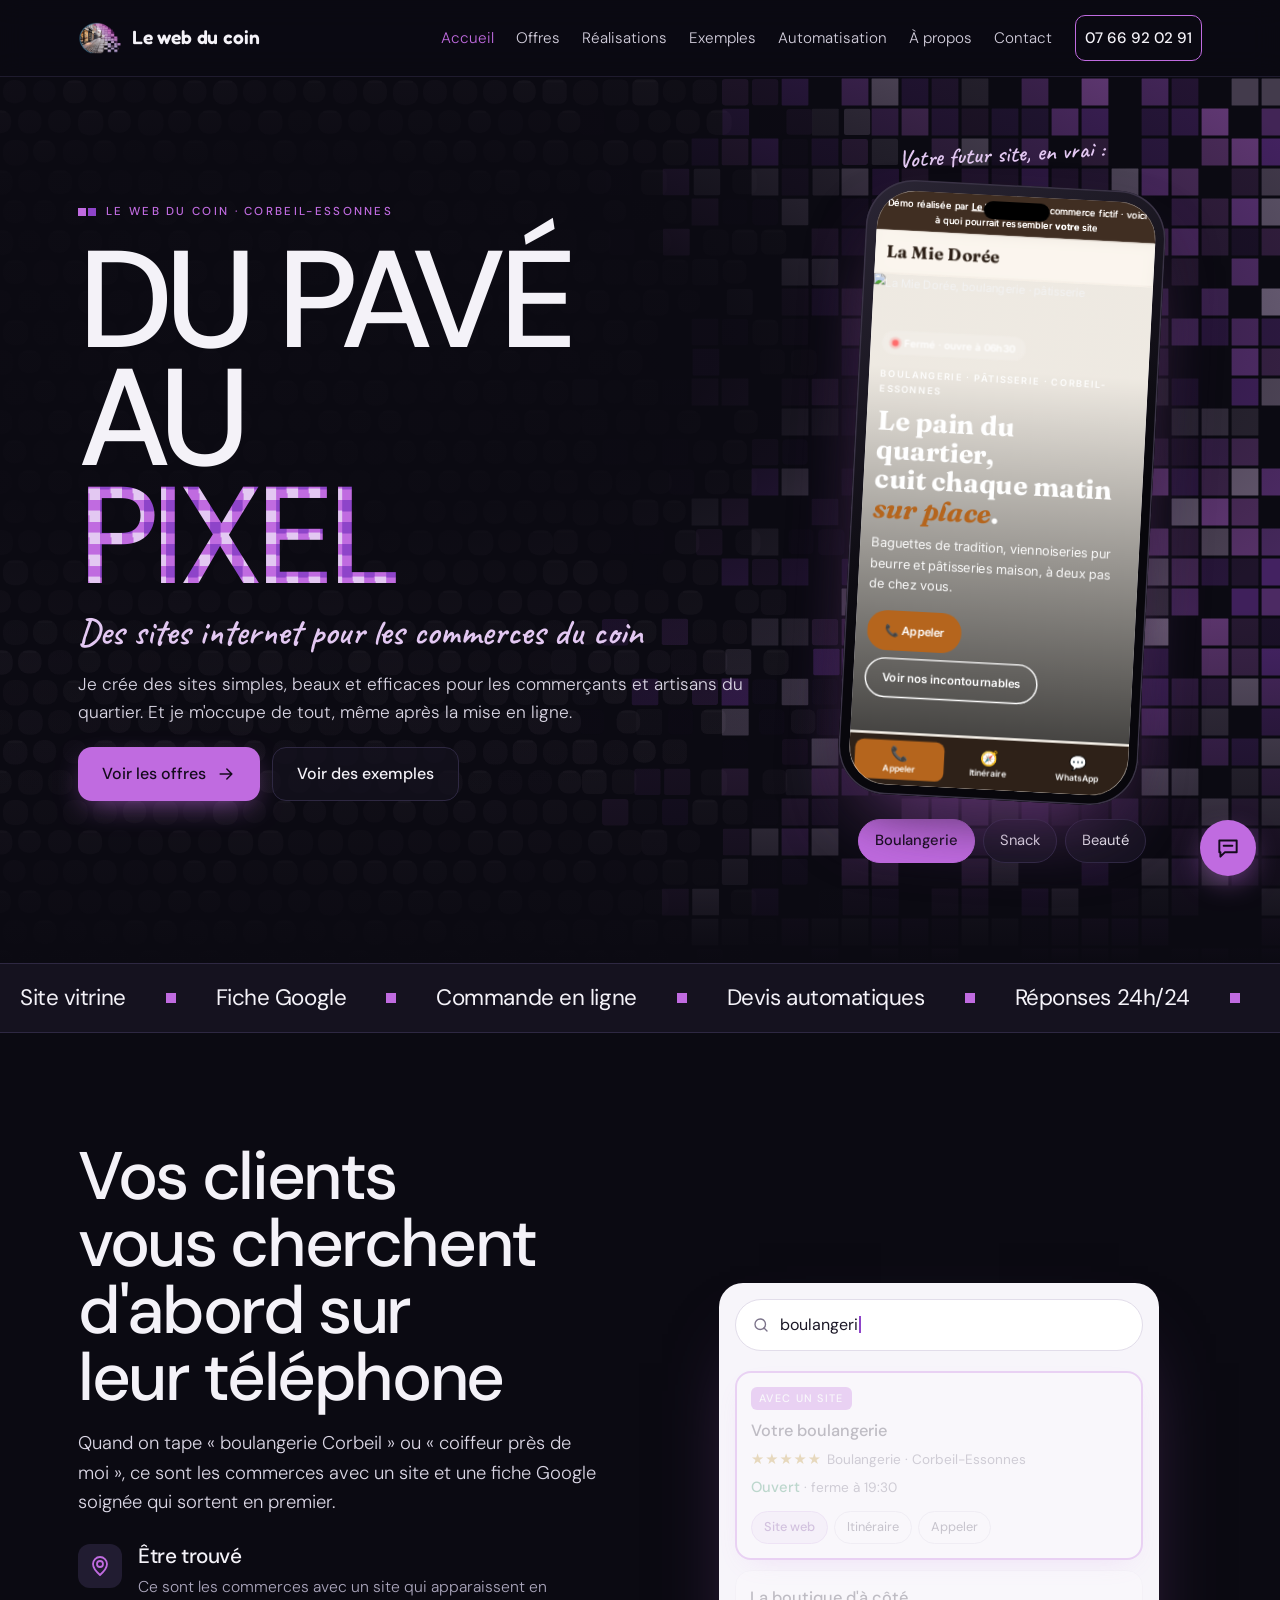
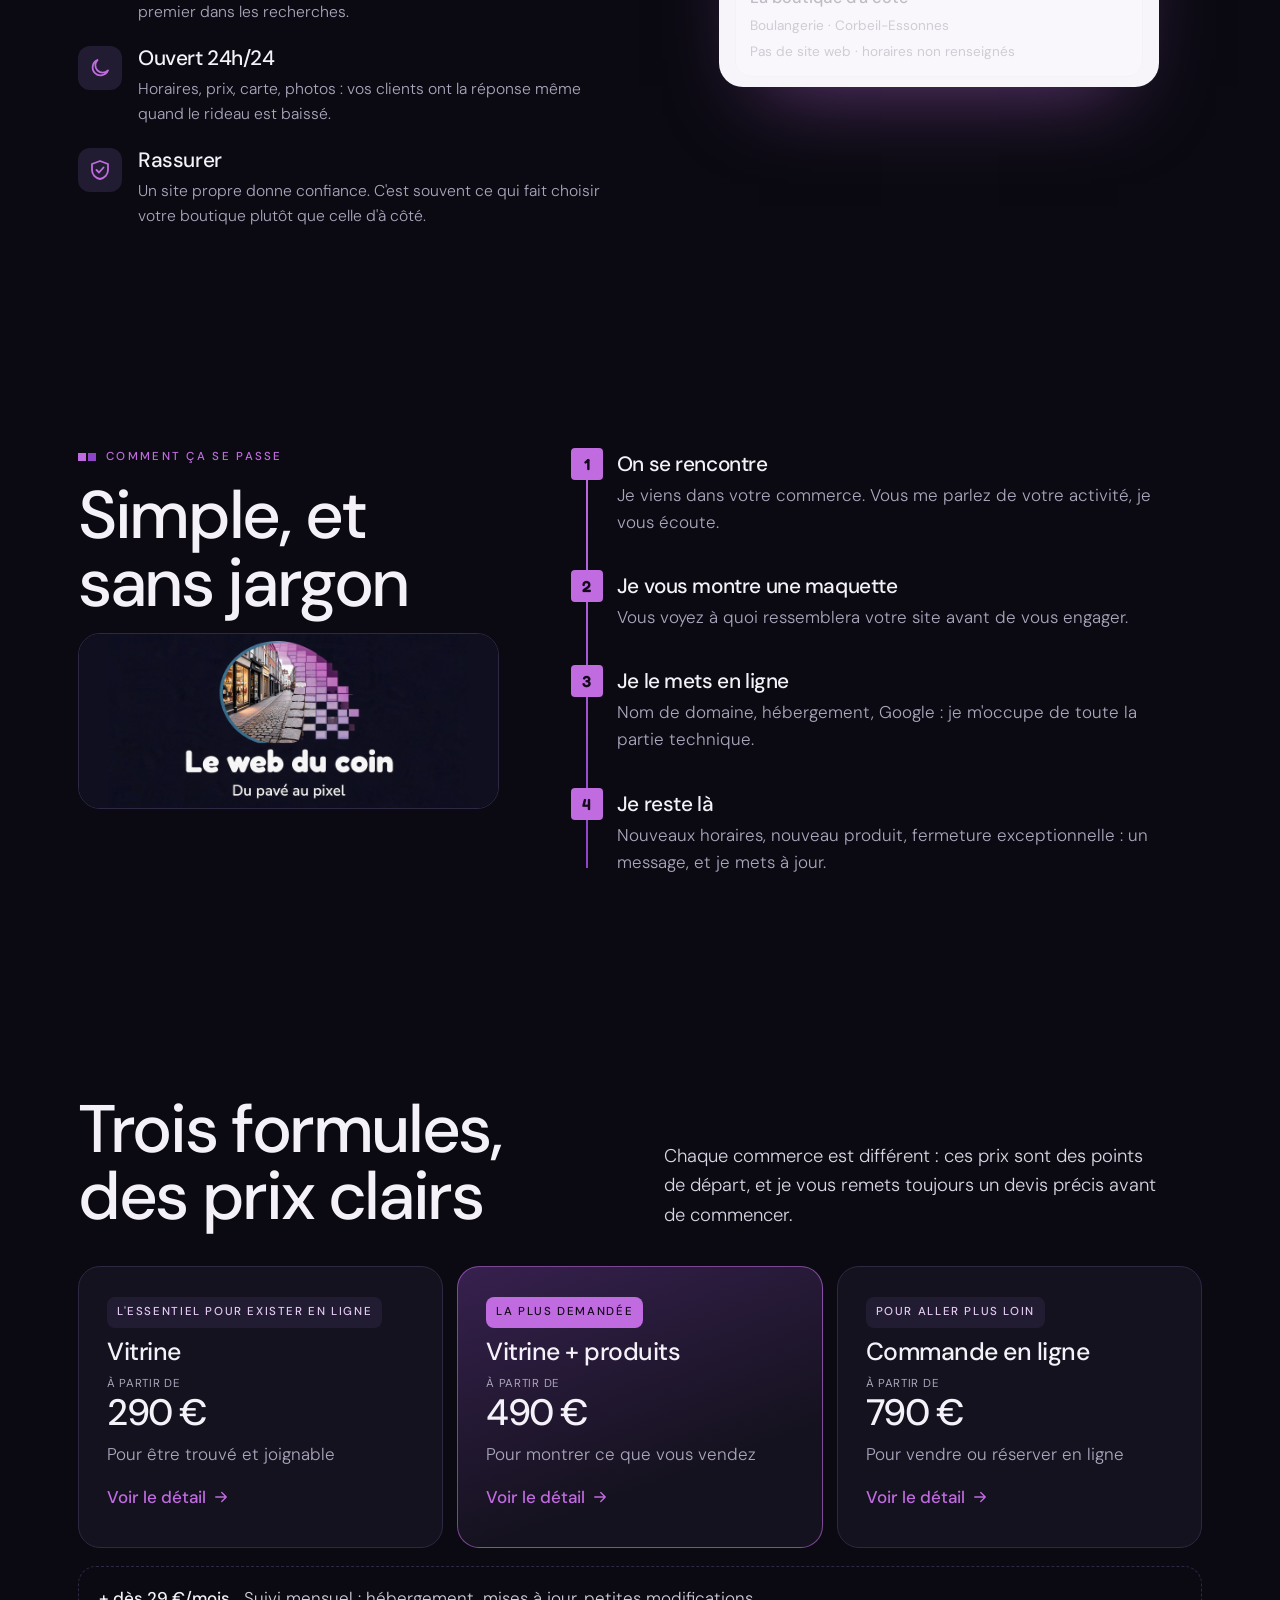
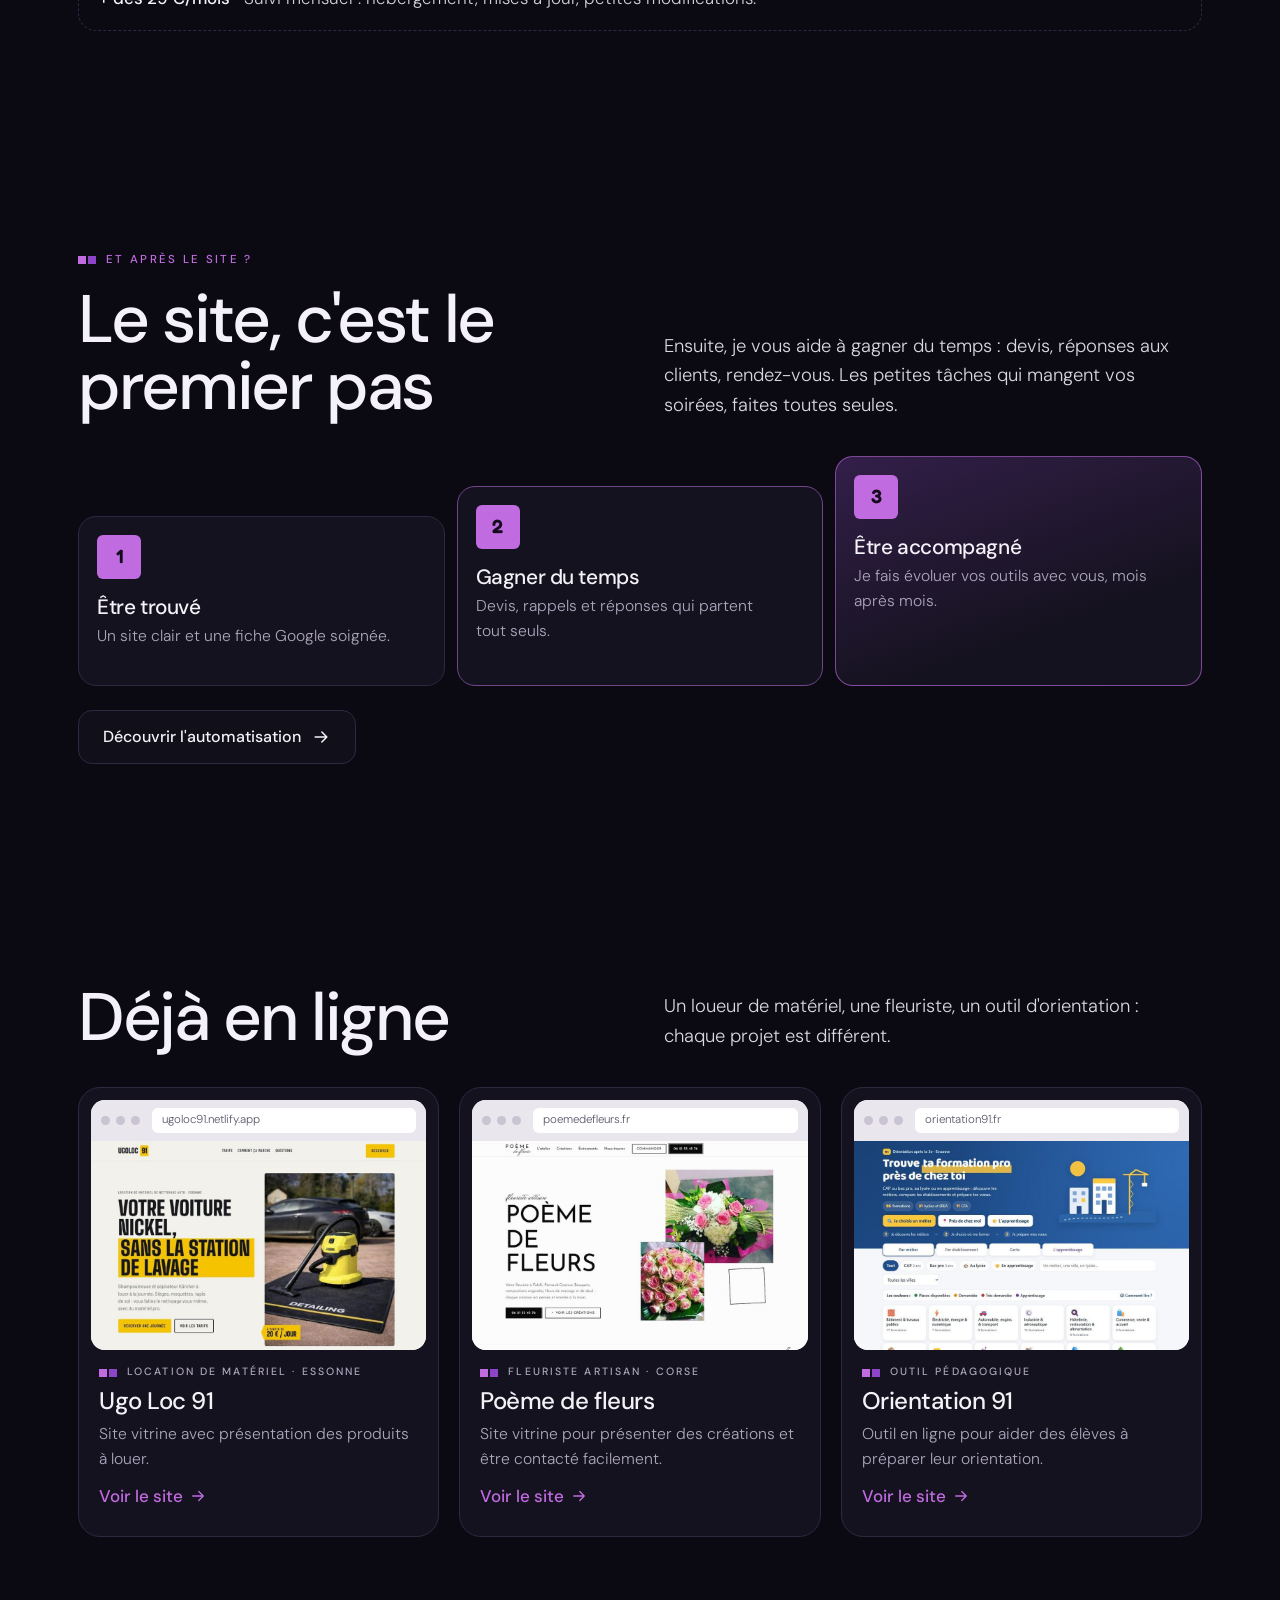
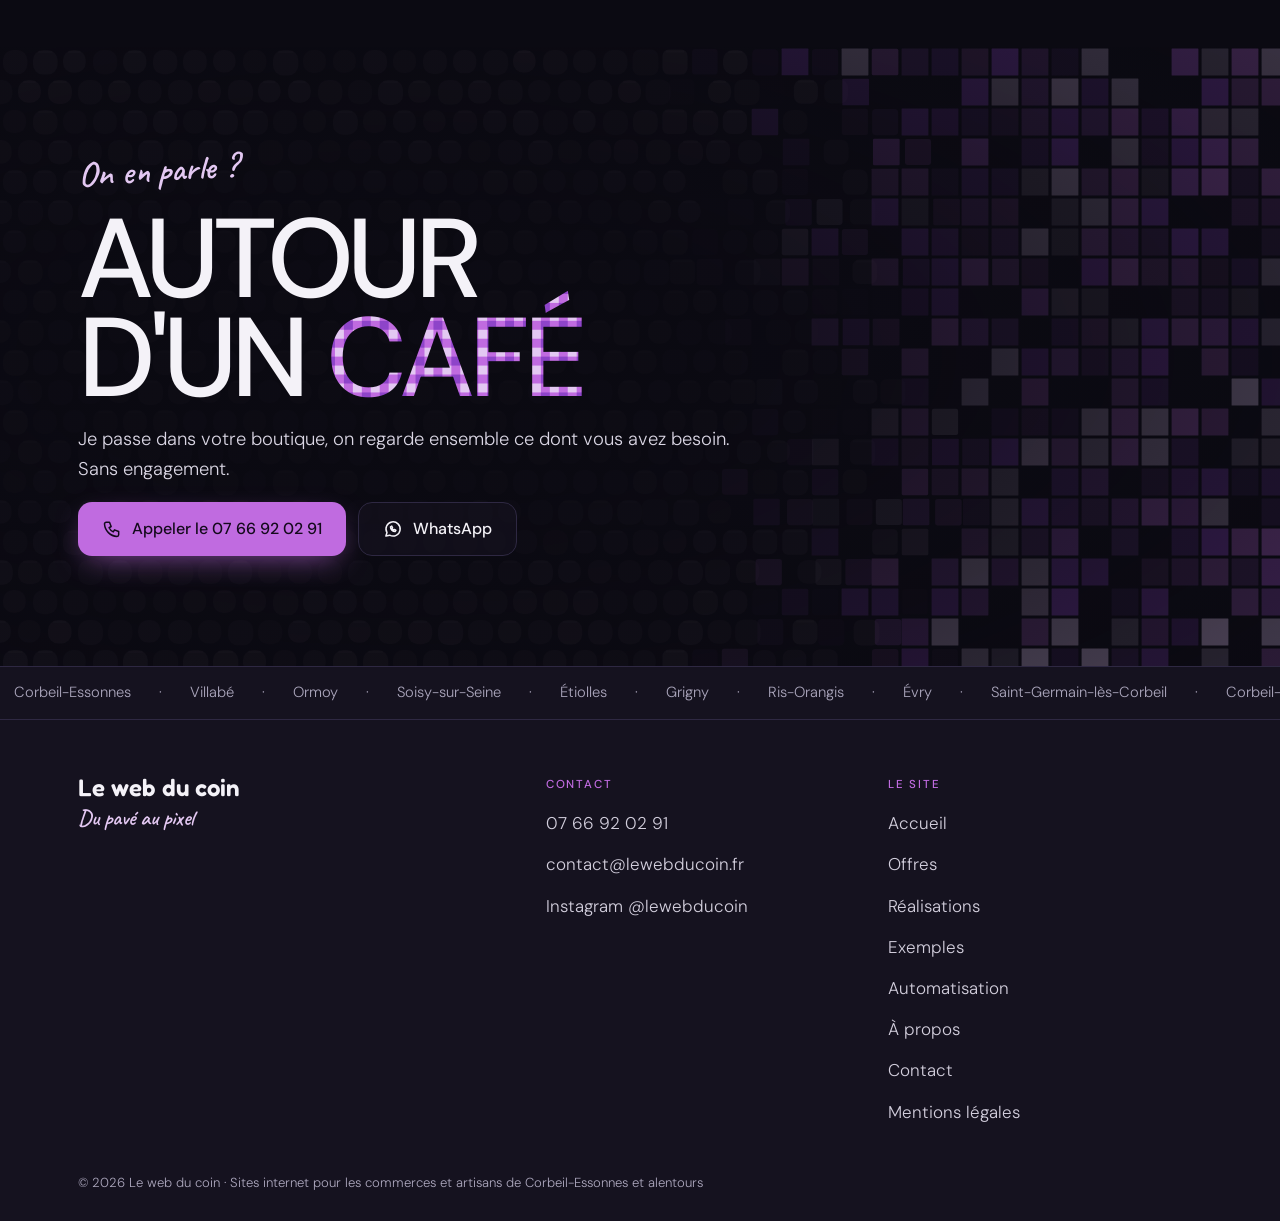
<file: index.html>
<!doctype html>
<html lang="fr">
<head>
<meta charset="utf-8">
<meta name="viewport" content="width=device-width, initial-scale=1, viewport-fit=cover">
<title>Le web du coin — Création de sites internet pour commerces à Corbeil-Essonnes</title>
<meta name="description" content="Sites internet simples et efficaces pour les commerçants et artisans de Corbeil-Essonnes et alentours. Création, mise en ligne et suivi. Du pavé au pixel.">
<link rel="canonical" href="https://lewebducoin.fr/">
<meta property="og:title" content="Le web du coin — Création de sites internet pour commerces à Corbeil-Essonnes">
<meta property="og:description" content="Sites internet simples et efficaces pour les commerçants et artisans de Corbeil-Essonnes et alentours. Création, mise en ligne et suivi. Du pavé au pixel.">
<meta property="og:image" content="https://lewebducoin.fr/assets/img/og-image.jpg">
<meta property="og:type" content="website">
<meta name="theme-color" content="#0B0A12">
<link rel="icon" type="image/png" href="assets/img/favicon.png">
<link rel="apple-touch-icon" href="assets/img/apple-touch-icon.png">
<link rel="preload" href="assets/fonts/dm-sans-latin-500-normal.woff2" as="font" type="font/woff2" crossorigin>
<link rel="stylesheet" href="assets/css/style.css?v=5">
<script type="application/ld+json">{"@context":"https://schema.org","@type":"ProfessionalService","name":"Le web du coin","slogan":"Du pavé au pixel","url":"https://lewebducoin.fr","telephone":"+33766920291","email":"contact@lewebducoin.fr","areaServed":[{"@type": "City", "name": "Corbeil-Essonnes"}, {"@type": "City", "name": "Villabé"}, {"@type": "City", "name": "Ormoy"}, {"@type": "City", "name": "Soisy-sur-Seine"}, {"@type": "City", "name": "Étiolles"}, {"@type": "City", "name": "Grigny"}],"address":{"@type":"PostalAddress","addressLocality":"Corbeil-Essonnes","postalCode":"91100","addressCountry":"FR"},"sameAs":["https://www.instagram.com/lewebducoin/"]}</script>
</head>
<body>
<a class="skip" href="#main">Aller au contenu</a>
<header class="header"><div class="wrap head-in">
  <a class="brand" href="index.html"><img src="assets/img/embleme.webp" alt="" width="44" height="32">Le web du coin</a>
  <nav aria-label="Menu principal"><ul class="nav"><li><a href="index.html" aria-current="page">Accueil</a></li><li><a href="offres.html">Offres</a></li><li><a href="realisations.html">Réalisations</a></li><li><a href="exemples.html">Exemples</a></li><li><a href="automatisation.html">Automatisation</a></li><li><a href="a-propos.html">À propos</a></li><li><a href="contact.html">Contact</a></li><li class="nav-tel"><a href="tel:+33766920291">07 66 92 02 91</a></li></ul></nav>
  <button class="burger" aria-expanded="false" aria-controls="menu"><i></i><span class="sr">Menu</span></button>
</div></header>
<div class="menu" id="menu">
  <nav aria-label="Menu"><ul><li><a href="index.html" aria-current="page">Accueil</a></li><li><a href="offres.html">Offres</a></li><li><a href="realisations.html">Réalisations</a></li><li><a href="exemples.html">Exemples</a></li><li><a href="automatisation.html">Automatisation</a></li><li><a href="a-propos.html">À propos</a></li><li><a href="contact.html">Contact</a></li></ul></nav>
  <div class="menu-foot">
    <p class="hand" style="font-size:1.6rem">Un message, et je passe vous voir.</p>
    <div class="btns full"><a class="btn btn-main" href="tel:+33766920291"><svg viewBox="0 0 24 24" fill="none" stroke="currentColor" stroke-width="1.8" stroke-linecap="round" stroke-linejoin="round" aria-hidden="true"><path d="M5 4h4l2 5-2.5 1.5a11 11 0 0 0 5 5L15 13l5 2v4a2 2 0 0 1-2 2A16 16 0 0 1 3 6a2 2 0 0 1 2-2"/></svg>07 66 92 02 91</a><a class="btn btn-line" href="mailto:contact@lewebducoin.fr"><svg viewBox="0 0 24 24" fill="none" stroke="currentColor" stroke-width="1.8" stroke-linecap="round" stroke-linejoin="round" aria-hidden="true"><rect x="3" y="5" width="18" height="14" rx="2"/><path d="M3 7l9 6 9-6"/></svg>Écrire un e-mail</a></div>
  </div>
</div>
<main id="main">
<section class="hero"><canvas class="mosaique" data-front=".5" aria-hidden="true"></canvas><div class="wrap hero-in">
  <div class="hero-txt">
    <p class="kicker">Le web du coin · Corbeil-Essonnes</p>
    <h1 class="mega"><span>Du pavé</span><span>au <span class="px">pixel</span></span></h1>
    <p class="hand hero-sub">Des sites internet pour les commerces du coin</p>
    <p class="lead">Je crée des sites simples, beaux et efficaces pour les commerçants et artisans du quartier. Et je m'occupe de tout, même après la mise en ligne.</p>
    <div class="btns"><a class="btn btn-main" href="offres.html">Voir les offres <svg viewBox="0 0 24 24" fill="none" stroke="currentColor" stroke-width="1.8" stroke-linecap="round" stroke-linejoin="round" aria-hidden="true"><path d="M5 12h14M13 6l6 6-6 6"/></svg></a><a class="btn btn-line" href="exemples.html">Voir des exemples</a></div>
  </div>
  <div class="vitrine">
    <p class="hand">Votre futur site, en vrai :</p>
    <div class="phone"><div class="screen"><p class="wait">Chargement de la démo…</p><iframe data-src="demos/boulangerie/index.html" title="Démo : boulangerie La Mie Dorée" tabindex="-1" aria-hidden="true"></iframe></div><a class="cover" href="demos/boulangerie/index.html" target="_blank" rel="noopener" aria-label="Ouvrir la démo boulangerie La Mie Dorée"></a></div>
    <div class="chips" role="group" aria-label="Choisir un exemple"><button class="chip" type="button" data-demo="demos/boulangerie/index.html" aria-pressed="true">Boulangerie</button><button class="chip" type="button" data-demo="demos/snack/index.html" aria-pressed="false">Snack</button><button class="chip" type="button" data-demo="demos/beaute/index.html" aria-pressed="false">Beauté</button></div>
  </div>
</div></section>
<div class="ruban" aria-label="Ce que je fais pour vous"><ul><li>Site vitrine</li><li>Fiche Google</li><li>Commande en ligne</li><li>Devis automatiques</li><li>Réponses 24h/24</li><li>Suivi mensuel</li><li aria-hidden="true">Site vitrine</li><li aria-hidden="true">Fiche Google</li><li aria-hidden="true">Commande en ligne</li><li aria-hidden="true">Devis automatiques</li><li aria-hidden="true">Réponses 24h/24</li><li aria-hidden="true">Suivi mensuel</li></ul></div>
<section class="cherche"><div class="wrap cherche-in">
  <div class="cherche-txt">
    <h2 data-r>Vos clients vous cherchent d'abord sur leur téléphone</h2>
    <p class="lead" data-r>Quand on tape « boulangerie Corbeil » ou « coiffeur près de moi », ce sont les commerces avec un site et une fiche Google soignée qui sortent en premier.</p>
    <div class="atouts">
      <div class="atout" data-r><svg viewBox="0 0 24 24" fill="none" stroke="currentColor" stroke-width="1.8" stroke-linecap="round" stroke-linejoin="round" aria-hidden="true"><circle cx="12" cy="10" r="3"/><path d="M12 21s-7-6.2-7-11a7 7 0 0 1 14 0c0 4.8-7 11-7 11z"/></svg><h3>Être trouvé</h3><p>Ce sont les commerces avec un site qui apparaissent en premier dans les recherches.</p></div>
      <div class="atout" data-r><svg viewBox="0 0 24 24" fill="none" stroke="currentColor" stroke-width="1.8" stroke-linecap="round" stroke-linejoin="round" aria-hidden="true"><path d="M20 14.5A8 8 0 1 1 9.5 4a6.5 6.5 0 0 0 10.5 10.5z"/></svg><h3>Ouvert 24h/24</h3><p>Horaires, prix, carte, photos : vos clients ont la réponse même quand le rideau est baissé.</p></div>
      <div class="atout" data-r><svg viewBox="0 0 24 24" fill="none" stroke="currentColor" stroke-width="1.8" stroke-linecap="round" stroke-linejoin="round" aria-hidden="true"><path d="M12 3l8 3v6c0 4.5-3.4 8.2-8 9-4.6-.8-8-4.5-8-9V6z"/><path d="M8.5 12l2.5 2.5 4.5-5"/></svg><h3>Rassurer</h3><p>Un site propre donne confiance. C'est souvent ce qui fait choisir votre boutique plutôt que celle d'à côté.</p></div>
    </div>
  </div>
  <div class="serp" aria-hidden="true">
    <div class="serp-bar"><svg viewBox="0 0 24 24" fill="none" stroke="currentColor" stroke-width="1.8" stroke-linecap="round" stroke-linejoin="round" aria-hidden="true"><circle cx="11" cy="11" r="7"/><path d="M20 20l-4-4"/></svg><span class="serp-q">boulangerie corbeil</span></div>
    <div class="serp-res">
      <div class="res moi"><span class="tag">Avec un site</span><b>Votre boulangerie</b><span class="note">★★★★★ <span class="meta" style="letter-spacing:0">Boulangerie · Corbeil-Essonnes</span></span><span><span class="open">Ouvert</span><span class="meta h"> · ferme à 19:30</span></span><div class="acts"><span class="on">Site web</span><span>Itinéraire</span><span>Appeler</span></div></div>
      <div class="res lui"><b>La boutique d'à côté</b><span class="meta">Boulangerie · Corbeil-Essonnes</span><span class="meta">Pas de site web · horaires non renseignés</span></div>
    </div>
  </div>
</div></section>
<section class="etapes-sec"><div class="wrap etapes-in">
  <div class="sec-head"><p class="kicker">Comment ça se passe</p><h2 data-r>Simple, et sans jargon</h2>
    <figure class="carte-photo large" data-r><img src="assets/img/banniere.jpg" alt="Une rue pavée dont les pavés se transforment en pixels" loading="lazy" width="1920" height="800"></figure></div>
  <ol class="etapes"><li class="etape" data-r><span class="num">1</span><h3>On se rencontre</h3><p>Je viens dans votre commerce. Vous me parlez de votre activité, je vous écoute.</p></li><li class="etape" data-r><span class="num">2</span><h3>Je vous montre une maquette</h3><p>Vous voyez à quoi ressemblera votre site avant de vous engager.</p></li><li class="etape" data-r><span class="num">3</span><h3>Je le mets en ligne</h3><p>Nom de domaine, hébergement, Google : je m'occupe de toute la partie technique.</p></li><li class="etape" data-r><span class="num">4</span><h3>Je reste là</h3><p>Nouveaux horaires, nouveau produit, fermeture exceptionnelle : un message, et je mets à jour.</p></li></ol>
</div></section>
<section class="offres-sec"><div class="wrap">
  <div class="sec-head cote"><h2 data-r>Trois formules, des prix clairs</h2><p class="lead" data-r>Chaque commerce est différent : ces prix sont des points de départ, et je vous remets toujours un devis précis avant de commencer.</p></div>
  <div class="offres"><a class="offre" href="offres.html" data-r><p class="badge">L'essentiel pour exister en ligne</p><div class="offre-top"><h3>Vitrine</h3><p class="prix"><small>à partir de</small>290 €</p></div><p class="offre-s">Pour être trouvé et joignable</p><span class="lnk">Voir le détail <svg viewBox="0 0 24 24" fill="none" stroke="currentColor" stroke-width="1.8" stroke-linecap="round" stroke-linejoin="round" aria-hidden="true"><path d="M5 12h14M13 6l6 6-6 6"/></svg></span></a><a class="offre vedette" href="offres.html" data-r><p class="badge">La plus demandée</p><div class="offre-top"><h3>Vitrine + produits</h3><p class="prix"><small>à partir de</small>490 €</p></div><p class="offre-s">Pour montrer ce que vous vendez</p><span class="lnk">Voir le détail <svg viewBox="0 0 24 24" fill="none" stroke="currentColor" stroke-width="1.8" stroke-linecap="round" stroke-linejoin="round" aria-hidden="true"><path d="M5 12h14M13 6l6 6-6 6"/></svg></span></a><a class="offre" href="offres.html" data-r><p class="badge">Pour aller plus loin</p><div class="offre-top"><h3>Commande en ligne</h3><p class="prix"><small>à partir de</small>790 €</p></div><p class="offre-s">Pour vendre ou réserver en ligne</p><span class="lnk">Voir le détail <svg viewBox="0 0 24 24" fill="none" stroke="currentColor" stroke-width="1.8" stroke-linecap="round" stroke-linejoin="round" aria-hidden="true"><path d="M5 12h14M13 6l6 6-6 6"/></svg></span></a></div>
  <p class="suivi-note" data-r><b>+ dès 29 €/mois</b><span>Suivi mensuel : hébergement, mises à jour, petites modifications.</span></p>
</div></section>
<section class="apres"><div class="wrap">
  <div class="sec-head cote"><div style="display:grid;gap:16px"><p class="kicker">Et après le site ?</p><h2 data-r>Le site, c'est le premier pas</h2></div><p class="lead" data-r>Ensuite, je vous aide à gagner du temps : devis, réponses aux clients, rendez-vous. Les petites tâches qui mangent vos soirées, faites toutes seules.</p></div>
  <ol class="marches">
    <li data-r><span class="m-n">1</span><h3>Être trouvé</h3><p>Un site clair et une fiche Google soignée.</p></li>
    <li data-r><span class="m-n">2</span><h3>Gagner du temps</h3><p>Devis, rappels et réponses qui partent tout seuls.</p></li>
    <li data-r><span class="m-n">3</span><h3>Être accompagné</h3><p>Je fais évoluer vos outils avec vous, mois après mois.</p></li>
  </ol>
  <p style="margin-top:24px" data-r><a class="btn btn-line" href="automatisation.html">Découvrir l'automatisation <svg viewBox="0 0 24 24" fill="none" stroke="currentColor" stroke-width="1.8" stroke-linecap="round" stroke-linejoin="round" aria-hidden="true"><path d="M5 12h14M13 6l6 6-6 6"/></svg></a></p>
</div></section>
<section class="reals-sec"><div class="wrap">
  <div class="sec-head cote"><h2 data-r>Déjà en ligne</h2><p class="lead" data-r>Un loueur de matériel, une fleuriste, un outil d'orientation : chaque projet est différent.</p></div>
  <div class="reals"><a class="real" href="https://ugoloc91.netlify.app/" target="_blank" rel="noopener" data-r><div class="navig"><div class="navig-bar"><i></i><i></i><i></i><span>ugoloc91.netlify.app</span></div><img src="assets/img/real-ugoloc.jpg" alt="Aperçu du site Ugo Loc 91" loading="lazy" width="960" height="600"></div><div class="real-txt"><p class="kicker">Location de matériel · Essonne</p><h3>Ugo Loc 91</h3><p>Site vitrine avec présentation des produits à louer.</p><span class="lnk">Voir le site <svg viewBox="0 0 24 24" fill="none" stroke="currentColor" stroke-width="1.8" stroke-linecap="round" stroke-linejoin="round" aria-hidden="true"><path d="M5 12h14M13 6l6 6-6 6"/></svg></span></div></a><a class="real" href="https://poemedefleurs.fr/" target="_blank" rel="noopener" data-r><div class="navig"><div class="navig-bar"><i></i><i></i><i></i><span>poemedefleurs.fr</span></div><img src="assets/img/real-poeme.jpg?v=2" alt="Aperçu du site Poème de fleurs" loading="lazy" width="960" height="600"></div><div class="real-txt"><p class="kicker">Fleuriste artisan · Corse</p><h3>Poème de fleurs</h3><p>Site vitrine pour présenter des créations et être contacté facilement.</p><span class="lnk">Voir le site <svg viewBox="0 0 24 24" fill="none" stroke="currentColor" stroke-width="1.8" stroke-linecap="round" stroke-linejoin="round" aria-hidden="true"><path d="M5 12h14M13 6l6 6-6 6"/></svg></span></div></a><a class="real" href="https://orientation91.fr/" target="_blank" rel="noopener" data-r><div class="navig"><div class="navig-bar"><i></i><i></i><i></i><span>orientation91.fr</span></div><img src="assets/img/real-orientation.jpg" alt="Aperçu du site Orientation 91" loading="lazy" width="960" height="600"></div><div class="real-txt"><p class="kicker">Outil pédagogique</p><h3>Orientation 91</h3><p>Outil en ligne pour aider des élèves à préparer leur orientation.</p><span class="lnk">Voir le site <svg viewBox="0 0 24 24" fill="none" stroke="currentColor" stroke-width="1.8" stroke-linecap="round" stroke-linejoin="round" aria-hidden="true"><path d="M5 12h14M13 6l6 6-6 6"/></svg></span></div></a></div>
</div></section>
<section class="cta"><canvas class="mosaique" data-front=".55" aria-hidden="true"></canvas><div class="wrap">
  <p class="hand" data-r>On en parle ?</p>
  <h2>Autour<br>d'un <span class="px">café</span></h2>
  <p class="lead" data-r>Je passe dans votre boutique, on regarde ensemble ce dont vous avez besoin. Sans engagement.</p>
  <div class="btns" data-r><a class="btn btn-main" href="tel:+33766920291"><svg viewBox="0 0 24 24" fill="none" stroke="currentColor" stroke-width="1.8" stroke-linecap="round" stroke-linejoin="round" aria-hidden="true"><path d="M5 4h4l2 5-2.5 1.5a11 11 0 0 0 5 5L15 13l5 2v4a2 2 0 0 1-2 2A16 16 0 0 1 3 6a2 2 0 0 1 2-2"/></svg>Appeler le 07 66 92 02 91</a><a class="btn btn-line" href="https://wa.me/33766920291?text=Bonjour%2C%20je%20souhaite%20des%20infos%20pour%20le%20site%20de%20mon%20commerce." rel="noopener"><svg viewBox="0 0 24 24" fill="none" stroke="currentColor" stroke-width="1.8" stroke-linecap="round" stroke-linejoin="round" aria-hidden="true"><path d="M3.5 20.5l1.3-4.2A8.5 8.5 0 1 1 8 19.4z"/><path d="M9 9.5c0 3 2.5 5.5 5.5 5.5l1-1.5-2-1-1 .8a4 4 0 0 1-1.8-1.8l.8-1-1-2z"/></svg>WhatsApp</a></div>
</div></section>
</main>
<footer class="footer">
  <div class="band" aria-hidden="true"><div class="band-in"><span>Corbeil-Essonnes</span><span aria-hidden="true">·</span><span>Villabé</span><span aria-hidden="true">·</span><span>Ormoy</span><span aria-hidden="true">·</span><span>Soisy-sur-Seine</span><span aria-hidden="true">·</span><span>Étiolles</span><span aria-hidden="true">·</span><span>Grigny</span><span aria-hidden="true">·</span><span>Ris-Orangis</span><span aria-hidden="true">·</span><span>Évry</span><span aria-hidden="true">·</span><span>Saint-Germain-lès-Corbeil</span><span aria-hidden="true">·</span><span>Corbeil-Essonnes</span><span aria-hidden="true">·</span><span>Villabé</span><span aria-hidden="true">·</span><span>Ormoy</span><span aria-hidden="true">·</span><span>Soisy-sur-Seine</span><span aria-hidden="true">·</span><span>Étiolles</span><span aria-hidden="true">·</span><span>Grigny</span><span aria-hidden="true">·</span><span>Ris-Orangis</span><span aria-hidden="true">·</span><span>Évry</span><span aria-hidden="true">·</span><span>Saint-Germain-lès-Corbeil</span><span aria-hidden="true">·</span></div></div>
  <div class="wrap foot-in">
    <div><p class="foot-logo">Le web du coin</p><p class="hand">Du pavé au pixel</p></div>
    <div><p class="foot-h">Contact</p><ul><li><a href="tel:+33766920291">07 66 92 02 91</a></li><li><a href="mailto:contact@lewebducoin.fr">contact@lewebducoin.fr</a></li><li><a href="https://www.instagram.com/lewebducoin/" rel="noopener">Instagram @lewebducoin</a></li></ul></div>
    <div><p class="foot-h">Le site</p><ul><li><a href="index.html">Accueil</a></li><li><a href="offres.html">Offres</a></li><li><a href="realisations.html">Réalisations</a></li><li><a href="exemples.html">Exemples</a></li><li><a href="automatisation.html">Automatisation</a></li><li><a href="a-propos.html">À propos</a></li><li><a href="contact.html">Contact</a></li><li><a href="mentions-legales.html">Mentions légales</a></li></ul></div>
  </div>
  <p class="wrap foot-copy">© 2026 Le web du coin · Sites internet pour les commerces et artisans de Corbeil-Essonnes et alentours</p>
</footer>
<div class="barre"><a class="btn btn-main" href="tel:+33766920291"><svg viewBox="0 0 24 24" fill="none" stroke="currentColor" stroke-width="1.8" stroke-linecap="round" stroke-linejoin="round" aria-hidden="true"><path d="M5 4h4l2 5-2.5 1.5a11 11 0 0 0 5 5L15 13l5 2v4a2 2 0 0 1-2 2A16 16 0 0 1 3 6a2 2 0 0 1 2-2"/></svg>Appeler</a><a class="btn btn-wa" href="https://wa.me/33766920291?text=Bonjour%2C%20je%20souhaite%20des%20infos%20pour%20le%20site%20de%20mon%20commerce." rel="noopener"><svg viewBox="0 0 24 24" fill="none" stroke="currentColor" stroke-width="1.8" stroke-linecap="round" stroke-linejoin="round" aria-hidden="true"><path d="M3.5 20.5l1.3-4.2A8.5 8.5 0 1 1 8 19.4z"/><path d="M9 9.5c0 3 2.5 5.5 5.5 5.5l1-1.5-2-1-1 .8a4 4 0 0 1-1.8-1.8l.8-1-1-2z"/></svg>WhatsApp</a></div>
<button class="chat-bulle" type="button" data-webhook="https://n8n.168.231.80.71.sslip.io/webhook/lwdc-chat-trigger/chat" data-version="1.40.4" aria-label="Poser une question à l'assistant"><svg viewBox="0 0 24 24" fill="none" stroke="currentColor" stroke-width="1.8" stroke-linecap="round" stroke-linejoin="round" aria-hidden="true"><path d="M4 5h16v11H9l-4 4v-4H4z"/><path d="M8 10h8"/></svg></button>
<script src="assets/js/main.js?v=5" defer></script>
</body>
</html>
</file>
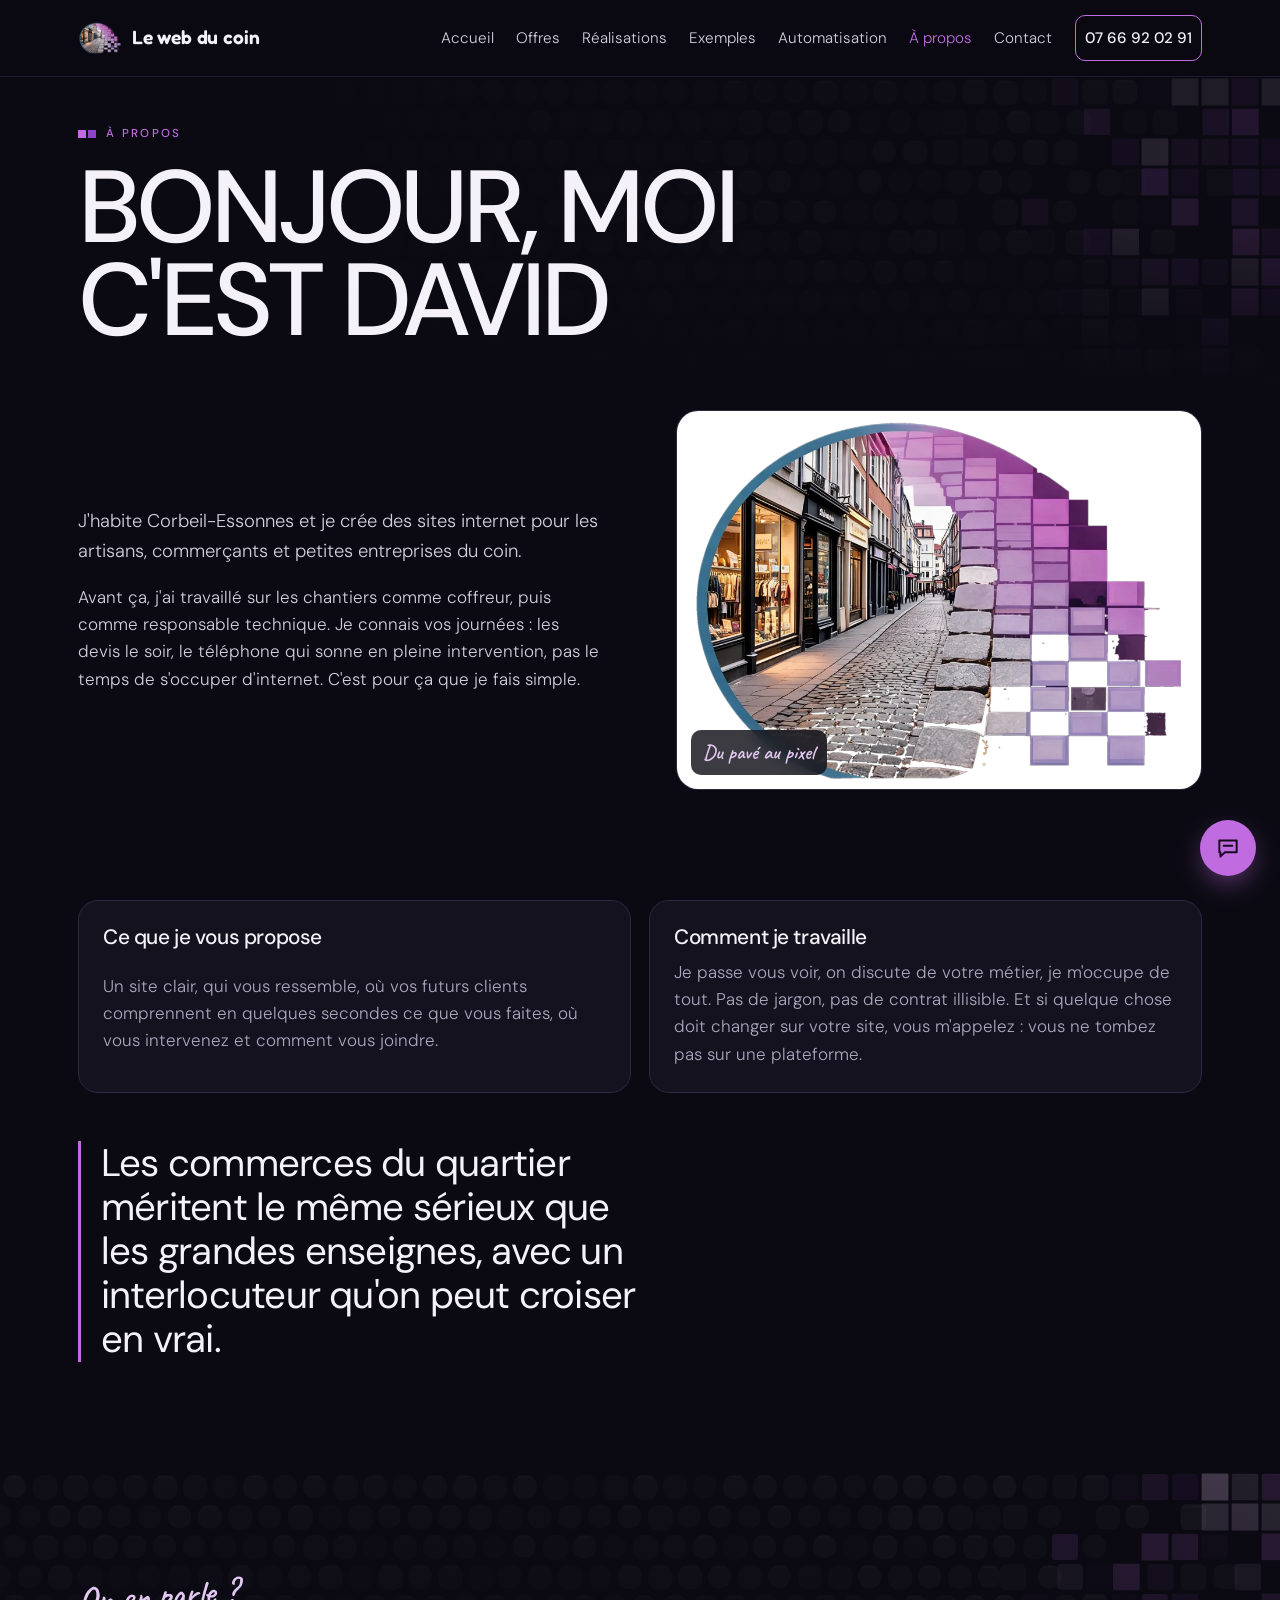
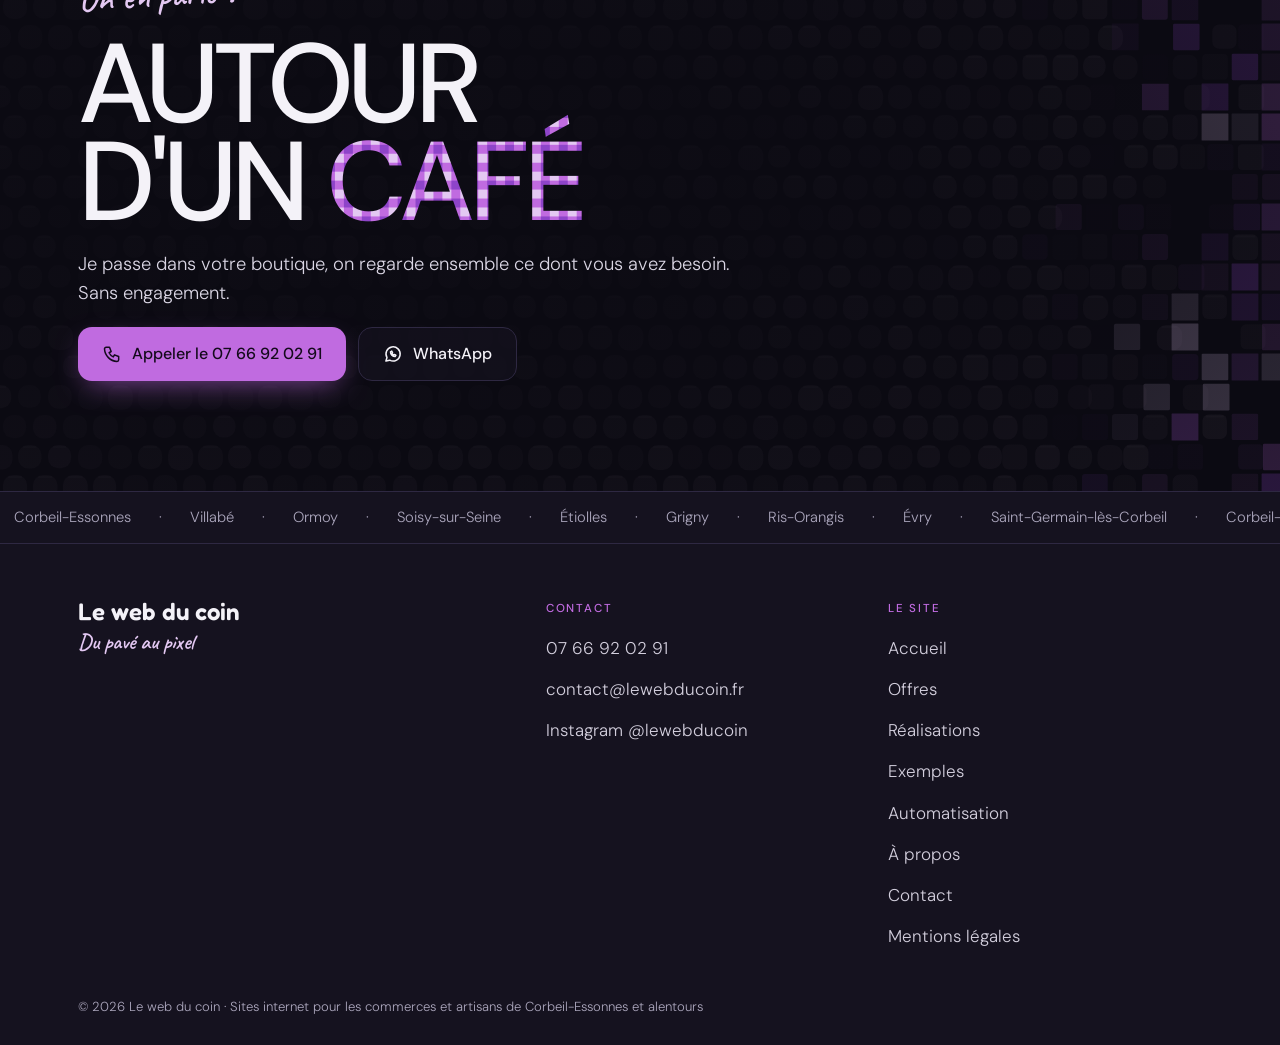
<file: a-propos.html>
<!doctype html>
<html lang="fr">
<head>
<meta charset="utf-8">
<meta name="viewport" content="width=device-width, initial-scale=1, viewport-fit=cover">
<title>À propos — Le web du coin</title>
<meta name="description" content="David, créateur de sites internet à Corbeil-Essonnes pour les artisans, commerçants et petites entreprises du coin. Un interlocuteur local qui passe vous voir.">
<link rel="canonical" href="https://lewebducoin.fr/a-propos.html">
<meta property="og:title" content="À propos — Le web du coin">
<meta property="og:description" content="David, créateur de sites internet à Corbeil-Essonnes pour les artisans, commerçants et petites entreprises du coin. Un interlocuteur local qui passe vous voir.">
<meta property="og:image" content="https://lewebducoin.fr/assets/img/og-image.jpg">
<meta property="og:type" content="website">
<meta name="theme-color" content="#0B0A12">
<link rel="icon" type="image/png" href="assets/img/favicon.png">
<link rel="apple-touch-icon" href="assets/img/apple-touch-icon.png">
<link rel="preload" href="assets/fonts/dm-sans-latin-500-normal.woff2" as="font" type="font/woff2" crossorigin>
<link rel="stylesheet" href="assets/css/style.css?v=5">
<script type="application/ld+json">{"@context":"https://schema.org","@type":"ProfessionalService","name":"Le web du coin","slogan":"Du pavé au pixel","url":"https://lewebducoin.fr","telephone":"+33766920291","email":"contact@lewebducoin.fr","areaServed":[{"@type": "City", "name": "Corbeil-Essonnes"}, {"@type": "City", "name": "Villabé"}, {"@type": "City", "name": "Ormoy"}, {"@type": "City", "name": "Soisy-sur-Seine"}, {"@type": "City", "name": "Étiolles"}, {"@type": "City", "name": "Grigny"}],"address":{"@type":"PostalAddress","addressLocality":"Corbeil-Essonnes","postalCode":"91100","addressCountry":"FR"},"sameAs":["https://www.instagram.com/lewebducoin/"]}</script>
</head>
<body>
<a class="skip" href="#main">Aller au contenu</a>
<header class="header"><div class="wrap head-in">
  <a class="brand" href="index.html"><img src="assets/img/embleme.webp" alt="" width="44" height="32">Le web du coin</a>
  <nav aria-label="Menu principal"><ul class="nav"><li><a href="index.html">Accueil</a></li><li><a href="offres.html">Offres</a></li><li><a href="realisations.html">Réalisations</a></li><li><a href="exemples.html">Exemples</a></li><li><a href="automatisation.html">Automatisation</a></li><li><a href="a-propos.html" aria-current="page">À propos</a></li><li><a href="contact.html">Contact</a></li><li class="nav-tel"><a href="tel:+33766920291">07 66 92 02 91</a></li></ul></nav>
  <button class="burger" aria-expanded="false" aria-controls="menu"><i></i><span class="sr">Menu</span></button>
</div></header>
<div class="menu" id="menu">
  <nav aria-label="Menu"><ul><li><a href="index.html">Accueil</a></li><li><a href="offres.html">Offres</a></li><li><a href="realisations.html">Réalisations</a></li><li><a href="exemples.html">Exemples</a></li><li><a href="automatisation.html">Automatisation</a></li><li><a href="a-propos.html" aria-current="page">À propos</a></li><li><a href="contact.html">Contact</a></li></ul></nav>
  <div class="menu-foot">
    <p class="hand" style="font-size:1.6rem">Un message, et je passe vous voir.</p>
    <div class="btns full"><a class="btn btn-main" href="tel:+33766920291"><svg viewBox="0 0 24 24" fill="none" stroke="currentColor" stroke-width="1.8" stroke-linecap="round" stroke-linejoin="round" aria-hidden="true"><path d="M5 4h4l2 5-2.5 1.5a11 11 0 0 0 5 5L15 13l5 2v4a2 2 0 0 1-2 2A16 16 0 0 1 3 6a2 2 0 0 1 2-2"/></svg>07 66 92 02 91</a><a class="btn btn-line" href="mailto:contact@lewebducoin.fr"><svg viewBox="0 0 24 24" fill="none" stroke="currentColor" stroke-width="1.8" stroke-linecap="round" stroke-linejoin="round" aria-hidden="true"><rect x="3" y="5" width="18" height="14" rx="2"/><path d="M3 7l9 6 9-6"/></svg>Écrire un e-mail</a></div>
  </div>
</div>
<main id="main">
<section class="phero"><canvas class="mosaique" data-front=".62" aria-hidden="true"></canvas><div class="wrap">
  <p class="kicker">À propos</p>
  <h1>Bonjour, moi c'est David</h1>
</div></section>
<section style="padding-top:24px"><div class="wrap duo-in">
  <div class="duo-txt">
    <p class="lead" data-r>J'habite Corbeil-Essonnes et je crée des sites internet pour les artisans, commerçants et petites entreprises du coin.</p>
    <p data-r>Avant ça, j'ai travaillé sur les chantiers comme coffreur, puis comme responsable technique. Je connais vos journées : les devis le soir, le téléphone qui sonne en pleine intervention, pas le temps de s'occuper d'internet. C'est pour ça que je fais simple.</p>
  </div>
  <figure class="carte-photo" data-r><img src="assets/img/embleme.webp" alt="Emblème Le web du coin : des pavés qui deviennent des pixels" width="900" height="650" style="aspect-ratio:900/650;object-fit:contain;background:#fff"><figcaption class="hand">Du pavé au pixel</figcaption></figure>
</div></section>
<section style="padding-top:0"><div class="wrap" style="display:grid;gap:48px">
  <div class="duo-cols">
    <div class="bloc" data-r><h3>Ce que je vous propose</h3><p>Un site clair, qui vous ressemble, où vos futurs clients comprennent en quelques secondes ce que vous faites, où vous intervenez et comment vous joindre.</p></div>
    <div class="bloc" data-r><h3>Comment je travaille</h3><p>Je passe vous voir, on discute de votre métier, je m'occupe de tout. Pas de jargon, pas de contrat illisible. Et si quelque chose doit changer sur votre site, vous m'appelez : vous ne tombez pas sur une plateforme.</p></div>
  </div>
  <p class="citation" data-r>Les commerces du quartier méritent le même sérieux que les grandes enseignes, avec un interlocuteur qu'on peut croiser en vrai.</p>
</div></section>
<section class="cta"><canvas class="mosaique" data-front=".55" aria-hidden="true"></canvas><div class="wrap">
  <p class="hand" data-r>On en parle ?</p>
  <h2>Autour<br>d'un <span class="px">café</span></h2>
  <p class="lead" data-r>Je passe dans votre boutique, on regarde ensemble ce dont vous avez besoin. Sans engagement.</p>
  <div class="btns" data-r><a class="btn btn-main" href="tel:+33766920291"><svg viewBox="0 0 24 24" fill="none" stroke="currentColor" stroke-width="1.8" stroke-linecap="round" stroke-linejoin="round" aria-hidden="true"><path d="M5 4h4l2 5-2.5 1.5a11 11 0 0 0 5 5L15 13l5 2v4a2 2 0 0 1-2 2A16 16 0 0 1 3 6a2 2 0 0 1 2-2"/></svg>Appeler le 07 66 92 02 91</a><a class="btn btn-line" href="https://wa.me/33766920291?text=Bonjour%2C%20je%20souhaite%20des%20infos%20pour%20le%20site%20de%20mon%20commerce." rel="noopener"><svg viewBox="0 0 24 24" fill="none" stroke="currentColor" stroke-width="1.8" stroke-linecap="round" stroke-linejoin="round" aria-hidden="true"><path d="M3.5 20.5l1.3-4.2A8.5 8.5 0 1 1 8 19.4z"/><path d="M9 9.5c0 3 2.5 5.5 5.5 5.5l1-1.5-2-1-1 .8a4 4 0 0 1-1.8-1.8l.8-1-1-2z"/></svg>WhatsApp</a></div>
</div></section>
</main>
<footer class="footer">
  <div class="band" aria-hidden="true"><div class="band-in"><span>Corbeil-Essonnes</span><span aria-hidden="true">·</span><span>Villabé</span><span aria-hidden="true">·</span><span>Ormoy</span><span aria-hidden="true">·</span><span>Soisy-sur-Seine</span><span aria-hidden="true">·</span><span>Étiolles</span><span aria-hidden="true">·</span><span>Grigny</span><span aria-hidden="true">·</span><span>Ris-Orangis</span><span aria-hidden="true">·</span><span>Évry</span><span aria-hidden="true">·</span><span>Saint-Germain-lès-Corbeil</span><span aria-hidden="true">·</span><span>Corbeil-Essonnes</span><span aria-hidden="true">·</span><span>Villabé</span><span aria-hidden="true">·</span><span>Ormoy</span><span aria-hidden="true">·</span><span>Soisy-sur-Seine</span><span aria-hidden="true">·</span><span>Étiolles</span><span aria-hidden="true">·</span><span>Grigny</span><span aria-hidden="true">·</span><span>Ris-Orangis</span><span aria-hidden="true">·</span><span>Évry</span><span aria-hidden="true">·</span><span>Saint-Germain-lès-Corbeil</span><span aria-hidden="true">·</span></div></div>
  <div class="wrap foot-in">
    <div><p class="foot-logo">Le web du coin</p><p class="hand">Du pavé au pixel</p></div>
    <div><p class="foot-h">Contact</p><ul><li><a href="tel:+33766920291">07 66 92 02 91</a></li><li><a href="mailto:contact@lewebducoin.fr">contact@lewebducoin.fr</a></li><li><a href="https://www.instagram.com/lewebducoin/" rel="noopener">Instagram @lewebducoin</a></li></ul></div>
    <div><p class="foot-h">Le site</p><ul><li><a href="index.html">Accueil</a></li><li><a href="offres.html">Offres</a></li><li><a href="realisations.html">Réalisations</a></li><li><a href="exemples.html">Exemples</a></li><li><a href="automatisation.html">Automatisation</a></li><li><a href="a-propos.html">À propos</a></li><li><a href="contact.html">Contact</a></li><li><a href="mentions-legales.html">Mentions légales</a></li></ul></div>
  </div>
  <p class="wrap foot-copy">© 2026 Le web du coin · Sites internet pour les commerces et artisans de Corbeil-Essonnes et alentours</p>
</footer>
<div class="barre"><a class="btn btn-main" href="tel:+33766920291"><svg viewBox="0 0 24 24" fill="none" stroke="currentColor" stroke-width="1.8" stroke-linecap="round" stroke-linejoin="round" aria-hidden="true"><path d="M5 4h4l2 5-2.5 1.5a11 11 0 0 0 5 5L15 13l5 2v4a2 2 0 0 1-2 2A16 16 0 0 1 3 6a2 2 0 0 1 2-2"/></svg>Appeler</a><a class="btn btn-wa" href="https://wa.me/33766920291?text=Bonjour%2C%20je%20souhaite%20des%20infos%20pour%20le%20site%20de%20mon%20commerce." rel="noopener"><svg viewBox="0 0 24 24" fill="none" stroke="currentColor" stroke-width="1.8" stroke-linecap="round" stroke-linejoin="round" aria-hidden="true"><path d="M3.5 20.5l1.3-4.2A8.5 8.5 0 1 1 8 19.4z"/><path d="M9 9.5c0 3 2.5 5.5 5.5 5.5l1-1.5-2-1-1 .8a4 4 0 0 1-1.8-1.8l.8-1-1-2z"/></svg>WhatsApp</a></div>
<button class="chat-bulle" type="button" data-webhook="https://n8n.168.231.80.71.sslip.io/webhook/lwdc-chat-trigger/chat" data-version="1.40.4" aria-label="Poser une question à l'assistant"><svg viewBox="0 0 24 24" fill="none" stroke="currentColor" stroke-width="1.8" stroke-linecap="round" stroke-linejoin="round" aria-hidden="true"><path d="M4 5h16v11H9l-4 4v-4H4z"/><path d="M8 10h8"/></svg></button>
<script src="assets/js/main.js?v=5" defer></script>
</body>
</html>
</file>
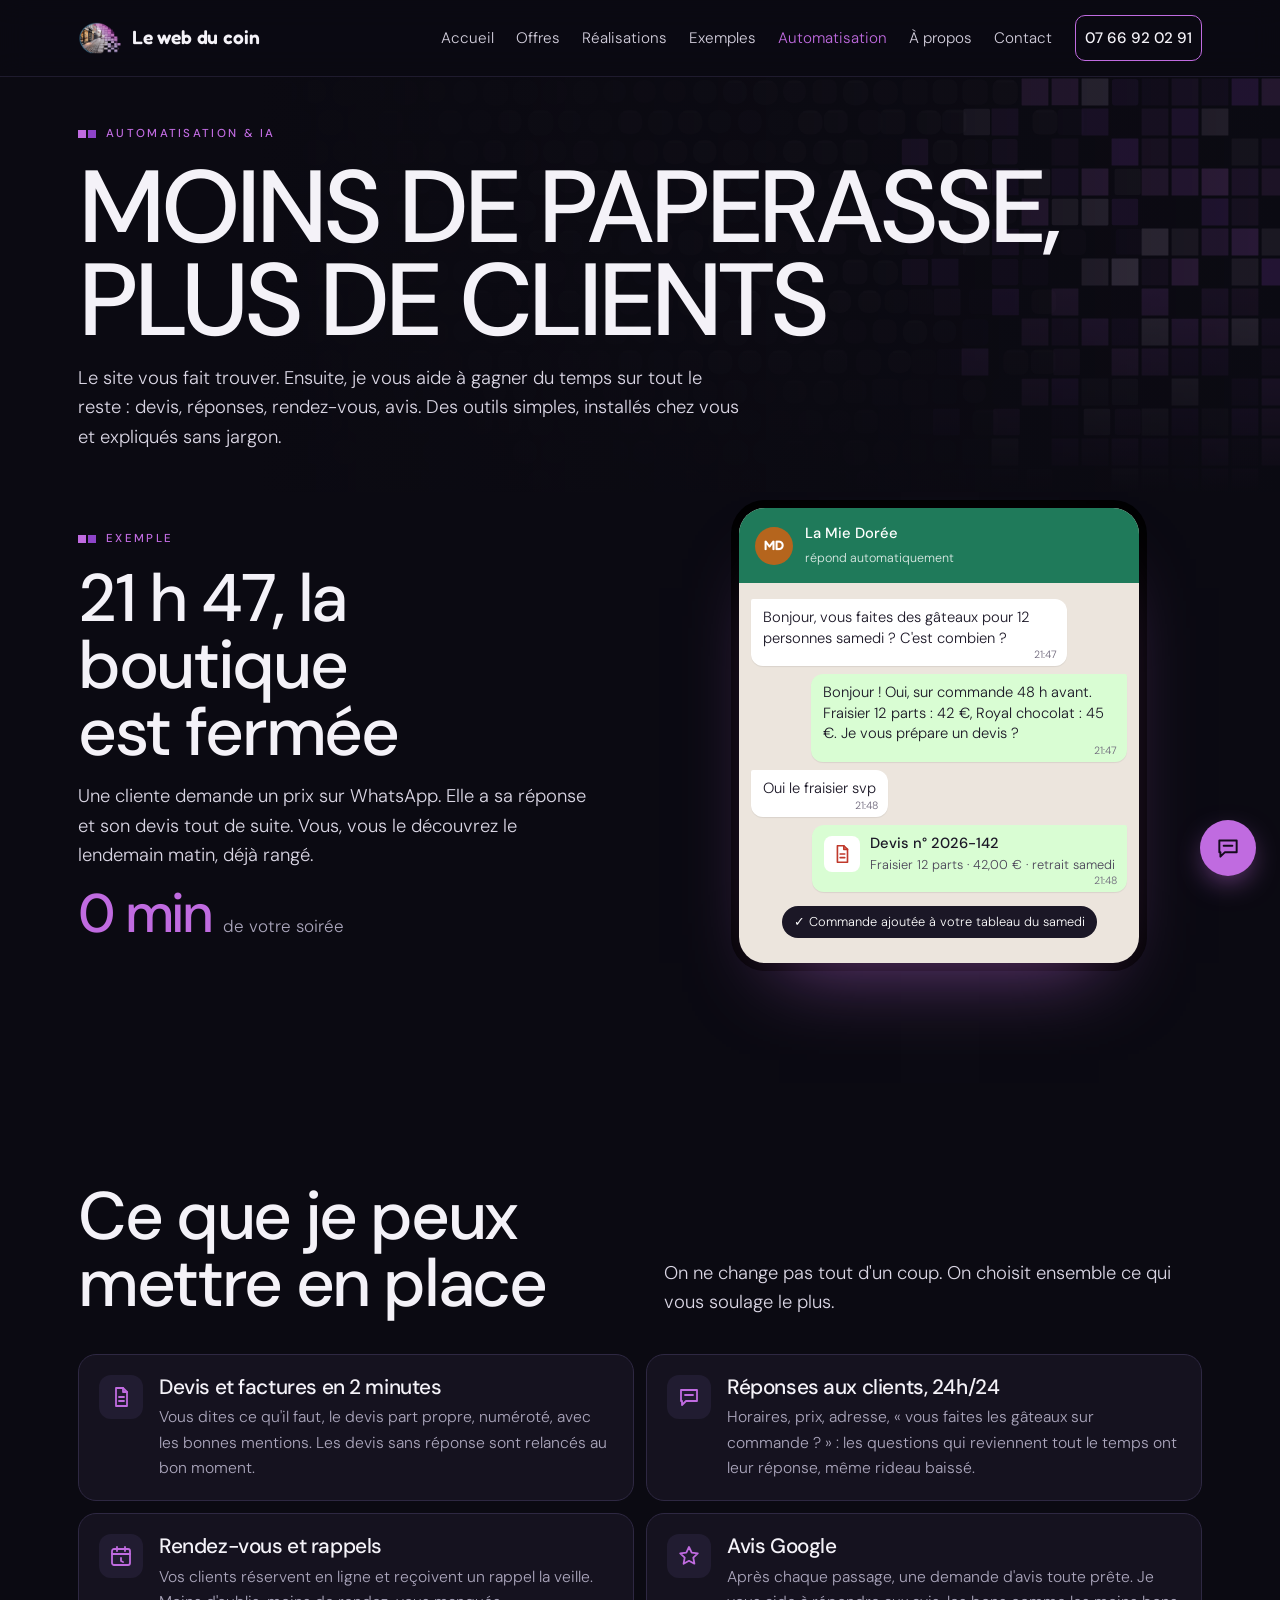
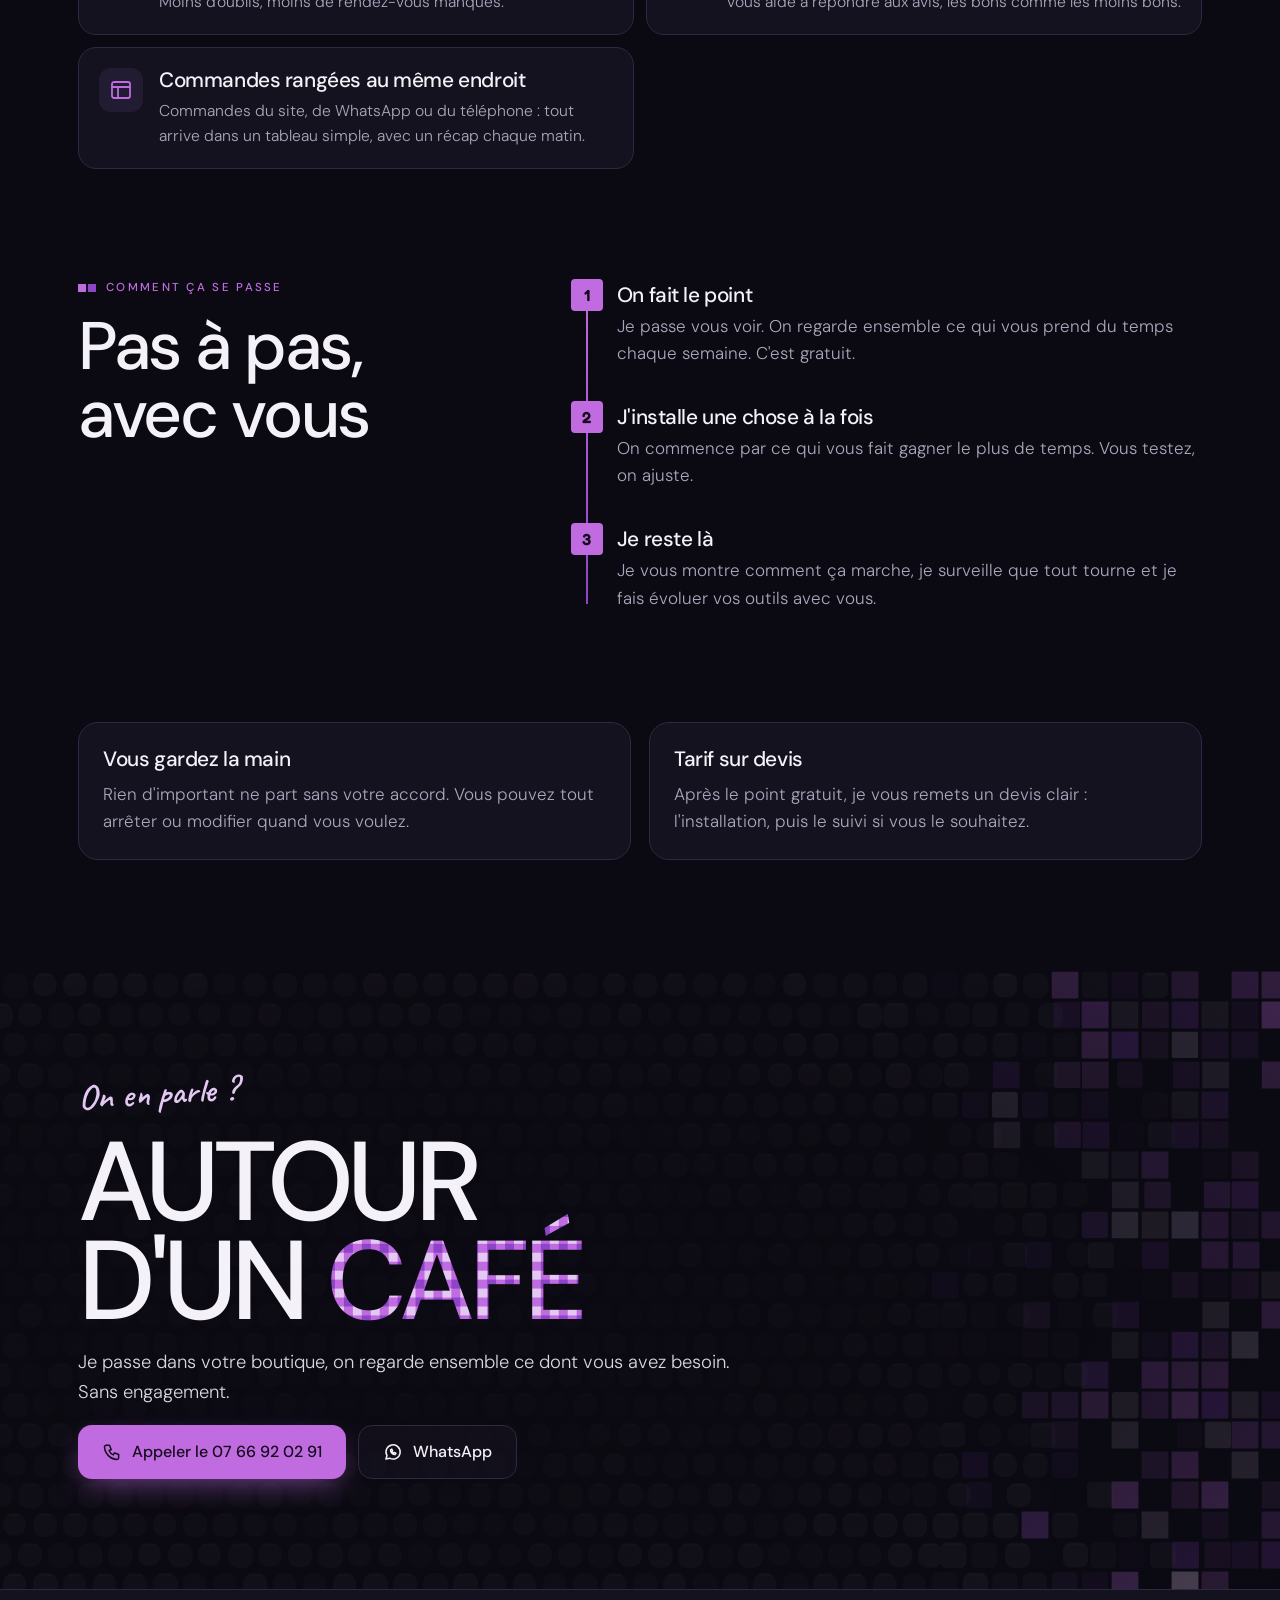
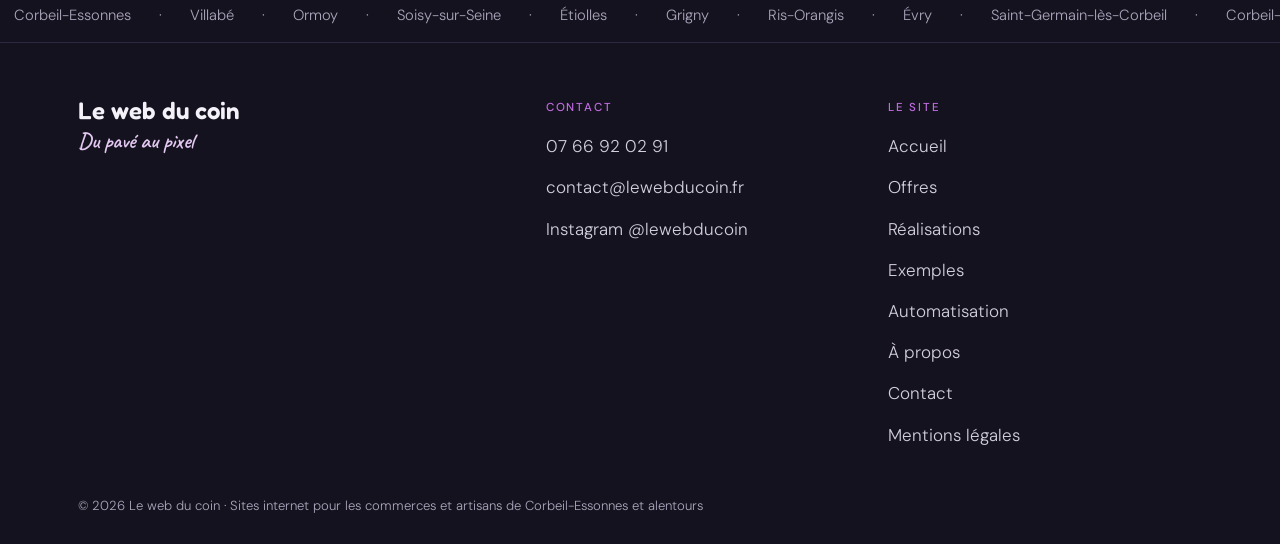
<file: automatisation.html>
<!doctype html>
<html lang="fr">
<head>
<meta charset="utf-8">
<meta name="viewport" content="width=device-width, initial-scale=1, viewport-fit=cover">
<title>Automatisation et IA pour commerces — Le web du coin</title>
<meta name="description" content="Devis automatiques, réponses aux clients 24h/24, rendez-vous et rappels, avis Google : des outils simples pour les commerces de Corbeil-Essonnes et alentours.">
<link rel="canonical" href="https://lewebducoin.fr/automatisation.html">
<meta property="og:title" content="Automatisation et IA pour commerces — Le web du coin">
<meta property="og:description" content="Devis automatiques, réponses aux clients 24h/24, rendez-vous et rappels, avis Google : des outils simples pour les commerces de Corbeil-Essonnes et alentours.">
<meta property="og:image" content="https://lewebducoin.fr/assets/img/og-image.jpg">
<meta property="og:type" content="website">
<meta name="theme-color" content="#0B0A12">
<link rel="icon" type="image/png" href="assets/img/favicon.png">
<link rel="apple-touch-icon" href="assets/img/apple-touch-icon.png">
<link rel="preload" href="assets/fonts/dm-sans-latin-500-normal.woff2" as="font" type="font/woff2" crossorigin>
<link rel="stylesheet" href="assets/css/style.css?v=5">
<script type="application/ld+json">{"@context":"https://schema.org","@type":"ProfessionalService","name":"Le web du coin","slogan":"Du pavé au pixel","url":"https://lewebducoin.fr","telephone":"+33766920291","email":"contact@lewebducoin.fr","areaServed":[{"@type": "City", "name": "Corbeil-Essonnes"}, {"@type": "City", "name": "Villabé"}, {"@type": "City", "name": "Ormoy"}, {"@type": "City", "name": "Soisy-sur-Seine"}, {"@type": "City", "name": "Étiolles"}, {"@type": "City", "name": "Grigny"}],"address":{"@type":"PostalAddress","addressLocality":"Corbeil-Essonnes","postalCode":"91100","addressCountry":"FR"},"sameAs":["https://www.instagram.com/lewebducoin/"]}</script>
</head>
<body>
<a class="skip" href="#main">Aller au contenu</a>
<header class="header"><div class="wrap head-in">
  <a class="brand" href="index.html"><img src="assets/img/embleme.webp" alt="" width="44" height="32">Le web du coin</a>
  <nav aria-label="Menu principal"><ul class="nav"><li><a href="index.html">Accueil</a></li><li><a href="offres.html">Offres</a></li><li><a href="realisations.html">Réalisations</a></li><li><a href="exemples.html">Exemples</a></li><li><a href="automatisation.html" aria-current="page">Automatisation</a></li><li><a href="a-propos.html">À propos</a></li><li><a href="contact.html">Contact</a></li><li class="nav-tel"><a href="tel:+33766920291">07 66 92 02 91</a></li></ul></nav>
  <button class="burger" aria-expanded="false" aria-controls="menu"><i></i><span class="sr">Menu</span></button>
</div></header>
<div class="menu" id="menu">
  <nav aria-label="Menu"><ul><li><a href="index.html">Accueil</a></li><li><a href="offres.html">Offres</a></li><li><a href="realisations.html">Réalisations</a></li><li><a href="exemples.html">Exemples</a></li><li><a href="automatisation.html" aria-current="page">Automatisation</a></li><li><a href="a-propos.html">À propos</a></li><li><a href="contact.html">Contact</a></li></ul></nav>
  <div class="menu-foot">
    <p class="hand" style="font-size:1.6rem">Un message, et je passe vous voir.</p>
    <div class="btns full"><a class="btn btn-main" href="tel:+33766920291"><svg viewBox="0 0 24 24" fill="none" stroke="currentColor" stroke-width="1.8" stroke-linecap="round" stroke-linejoin="round" aria-hidden="true"><path d="M5 4h4l2 5-2.5 1.5a11 11 0 0 0 5 5L15 13l5 2v4a2 2 0 0 1-2 2A16 16 0 0 1 3 6a2 2 0 0 1 2-2"/></svg>07 66 92 02 91</a><a class="btn btn-line" href="mailto:contact@lewebducoin.fr"><svg viewBox="0 0 24 24" fill="none" stroke="currentColor" stroke-width="1.8" stroke-linecap="round" stroke-linejoin="round" aria-hidden="true"><rect x="3" y="5" width="18" height="14" rx="2"/><path d="M3 7l9 6 9-6"/></svg>Écrire un e-mail</a></div>
  </div>
</div>
<main id="main">
<section class="phero"><canvas class="mosaique" data-front=".62" aria-hidden="true"></canvas><div class="wrap">
  <p class="kicker">Automatisation & IA</p>
  <h1>Moins de paperasse, plus de clients</h1>
  <p class="lead">Le site vous fait trouver. Ensuite, je vous aide à gagner du temps sur tout le reste : devis, réponses, rendez-vous, avis. Des outils simples, installés chez vous et expliqués sans jargon.</p>
</div></section>
<section class="scene-sec" style="padding-top:16px"><div class="wrap scene-in">
  <div class="scene-txt">
    <p class="kicker">Exemple</p>
    <h2 data-r>21 h 47, la boutique est fermée</h2>
    <p class="lead" data-r>Une cliente demande un prix sur WhatsApp. Elle a sa réponse et son devis tout de suite. Vous, vous le découvrez le lendemain matin, déjà rangé.</p>
    <p class="chrono" data-r><b>0 min</b><span>de votre soirée</span></p>
  </div>
  <div class="chat" aria-label="Exemple de conversation automatique" role="img">
    <div class="chat-top"><span class="av">MD</span><div><b>La Mie Dorée</b><small>répond automatiquement</small></div></div>
    <div class="chat-fil">
      <p class="msg cli" style="--i:0">Bonjour, vous faites des gâteaux pour 12 personnes samedi ? C'est combien ?<time>21:47</time></p>
      <p class="msg pro" style="--i:1">Bonjour ! Oui, sur commande 48 h avant. Fraisier 12 parts : 42 €, Royal chocolat : 45 €. Je vous prépare un devis ?<time>21:47</time></p>
      <p class="msg cli" style="--i:2">Oui le fraisier svp<time>21:48</time></p>
      <div class="msg pro doc" style="--i:3"><svg viewBox="0 0 24 24" fill="none" stroke="currentColor" stroke-width="1.8" stroke-linecap="round" stroke-linejoin="round" aria-hidden="true"><path d="M7 3h7l4 4v14H7z"/><path d="M14 3v4h4M10 12h5M10 16h5"/></svg><span><b>Devis n° 2026-142</b><small>Fraisier 12 parts · 42,00 € · retrait samedi</small></span><time>21:48</time></div>
      <p class="notif" style="--i:4">✓ Commande ajoutée à votre tableau du samedi</p>
    </div>
  </div>
</div></section>
<section class="serv-sec"><div class="wrap">
  <div class="sec-head cote"><h2 data-r>Ce que je peux mettre en place</h2><p class="lead" data-r>On ne change pas tout d'un coup. On choisit ensemble ce qui vous soulage le plus.</p></div>
  <ul class="servs"><li class="serv" data-r><svg viewBox="0 0 24 24" fill="none" stroke="currentColor" stroke-width="1.8" stroke-linecap="round" stroke-linejoin="round" aria-hidden="true"><path d="M7 3h7l4 4v14H7z"/><path d="M14 3v4h4M10 12h5M10 16h5"/></svg><h3>Devis et factures en 2 minutes</h3><p>Vous dites ce qu'il faut, le devis part propre, numéroté, avec les bonnes mentions. Les devis sans réponse sont relancés au bon moment.</p></li><li class="serv" data-r><svg viewBox="0 0 24 24" fill="none" stroke="currentColor" stroke-width="1.8" stroke-linecap="round" stroke-linejoin="round" aria-hidden="true"><path d="M4 5h16v11H9l-4 4v-4H4z"/><path d="M8 10h8"/></svg><h3>Réponses aux clients, 24h/24</h3><p>Horaires, prix, adresse, « vous faites les gâteaux sur commande ? » : les questions qui reviennent tout le temps ont leur réponse, même rideau baissé.</p></li><li class="serv" data-r><svg viewBox="0 0 24 24" fill="none" stroke="currentColor" stroke-width="1.8" stroke-linecap="round" stroke-linejoin="round" aria-hidden="true"><rect x="3" y="5" width="18" height="16" rx="2"/><path d="M3 10h18M8 3v4M16 3v4M12 14v3l2 1"/></svg><h3>Rendez-vous et rappels</h3><p>Vos clients réservent en ligne et reçoivent un rappel la veille. Moins d'oublis, moins de rendez-vous manqués.</p></li><li class="serv" data-r><svg viewBox="0 0 24 24" fill="none" stroke="currentColor" stroke-width="1.8" stroke-linecap="round" stroke-linejoin="round" aria-hidden="true"><path d="M12 3l2.7 5.6 6.1.8-4.5 4.2 1.1 6.1L12 16.8 6.6 19.7l1.1-6.1L3.2 9.4l6.1-.8z"/></svg><h3>Avis Google</h3><p>Après chaque passage, une demande d'avis toute prête. Je vous aide à répondre aux avis, les bons comme les moins bons.</p></li><li class="serv" data-r><svg viewBox="0 0 24 24" fill="none" stroke="currentColor" stroke-width="1.8" stroke-linecap="round" stroke-linejoin="round" aria-hidden="true"><rect x="3" y="4" width="18" height="16" rx="2"/><path d="M3 9h18M9 9v11"/></svg><h3>Commandes rangées au même endroit</h3><p>Commandes du site, de WhatsApp ou du téléphone : tout arrive dans un tableau simple, avec un récap chaque matin.</p></li></ul>
</div></section>
<section class="etapes-sec" style="padding-top:0"><div class="wrap etapes-in">
  <div class="sec-head"><p class="kicker">Comment ça se passe</p><h2 data-r>Pas à pas, avec vous</h2></div>
  <ol class="etapes"><li class="etape" data-r><span class="num">1</span><h3>On fait le point</h3><p>Je passe vous voir. On regarde ensemble ce qui vous prend du temps chaque semaine. C'est gratuit.</p></li><li class="etape" data-r><span class="num">2</span><h3>J'installe une chose à la fois</h3><p>On commence par ce qui vous fait gagner le plus de temps. Vous testez, on ajuste.</p></li><li class="etape" data-r><span class="num">3</span><h3>Je reste là</h3><p>Je vous montre comment ça marche, je surveille que tout tourne et je fais évoluer vos outils avec vous.</p></li></ol>
</div></section>
<section style="padding-top:0"><div class="wrap duo-cols">
  <div class="bloc" data-r><h3>Vous gardez la main</h3><p>Rien d'important ne part sans votre accord. Vous pouvez tout arrêter ou modifier quand vous voulez.</p></div>
  <div class="bloc" data-r><h3>Tarif sur devis</h3><p>Après le point gratuit, je vous remets un devis clair : l'installation, puis le suivi si vous le souhaitez.</p></div>
</div></section>
<section class="cta"><canvas class="mosaique" data-front=".55" aria-hidden="true"></canvas><div class="wrap">
  <p class="hand" data-r>On en parle ?</p>
  <h2>Autour<br>d'un <span class="px">café</span></h2>
  <p class="lead" data-r>Je passe dans votre boutique, on regarde ensemble ce dont vous avez besoin. Sans engagement.</p>
  <div class="btns" data-r><a class="btn btn-main" href="tel:+33766920291"><svg viewBox="0 0 24 24" fill="none" stroke="currentColor" stroke-width="1.8" stroke-linecap="round" stroke-linejoin="round" aria-hidden="true"><path d="M5 4h4l2 5-2.5 1.5a11 11 0 0 0 5 5L15 13l5 2v4a2 2 0 0 1-2 2A16 16 0 0 1 3 6a2 2 0 0 1 2-2"/></svg>Appeler le 07 66 92 02 91</a><a class="btn btn-line" href="https://wa.me/33766920291?text=Bonjour%2C%20je%20souhaite%20des%20infos%20pour%20le%20site%20de%20mon%20commerce." rel="noopener"><svg viewBox="0 0 24 24" fill="none" stroke="currentColor" stroke-width="1.8" stroke-linecap="round" stroke-linejoin="round" aria-hidden="true"><path d="M3.5 20.5l1.3-4.2A8.5 8.5 0 1 1 8 19.4z"/><path d="M9 9.5c0 3 2.5 5.5 5.5 5.5l1-1.5-2-1-1 .8a4 4 0 0 1-1.8-1.8l.8-1-1-2z"/></svg>WhatsApp</a></div>
</div></section>
</main>
<footer class="footer">
  <div class="band" aria-hidden="true"><div class="band-in"><span>Corbeil-Essonnes</span><span aria-hidden="true">·</span><span>Villabé</span><span aria-hidden="true">·</span><span>Ormoy</span><span aria-hidden="true">·</span><span>Soisy-sur-Seine</span><span aria-hidden="true">·</span><span>Étiolles</span><span aria-hidden="true">·</span><span>Grigny</span><span aria-hidden="true">·</span><span>Ris-Orangis</span><span aria-hidden="true">·</span><span>Évry</span><span aria-hidden="true">·</span><span>Saint-Germain-lès-Corbeil</span><span aria-hidden="true">·</span><span>Corbeil-Essonnes</span><span aria-hidden="true">·</span><span>Villabé</span><span aria-hidden="true">·</span><span>Ormoy</span><span aria-hidden="true">·</span><span>Soisy-sur-Seine</span><span aria-hidden="true">·</span><span>Étiolles</span><span aria-hidden="true">·</span><span>Grigny</span><span aria-hidden="true">·</span><span>Ris-Orangis</span><span aria-hidden="true">·</span><span>Évry</span><span aria-hidden="true">·</span><span>Saint-Germain-lès-Corbeil</span><span aria-hidden="true">·</span></div></div>
  <div class="wrap foot-in">
    <div><p class="foot-logo">Le web du coin</p><p class="hand">Du pavé au pixel</p></div>
    <div><p class="foot-h">Contact</p><ul><li><a href="tel:+33766920291">07 66 92 02 91</a></li><li><a href="mailto:contact@lewebducoin.fr">contact@lewebducoin.fr</a></li><li><a href="https://www.instagram.com/lewebducoin/" rel="noopener">Instagram @lewebducoin</a></li></ul></div>
    <div><p class="foot-h">Le site</p><ul><li><a href="index.html">Accueil</a></li><li><a href="offres.html">Offres</a></li><li><a href="realisations.html">Réalisations</a></li><li><a href="exemples.html">Exemples</a></li><li><a href="automatisation.html">Automatisation</a></li><li><a href="a-propos.html">À propos</a></li><li><a href="contact.html">Contact</a></li><li><a href="mentions-legales.html">Mentions légales</a></li></ul></div>
  </div>
  <p class="wrap foot-copy">© 2026 Le web du coin · Sites internet pour les commerces et artisans de Corbeil-Essonnes et alentours</p>
</footer>
<div class="barre"><a class="btn btn-main" href="tel:+33766920291"><svg viewBox="0 0 24 24" fill="none" stroke="currentColor" stroke-width="1.8" stroke-linecap="round" stroke-linejoin="round" aria-hidden="true"><path d="M5 4h4l2 5-2.5 1.5a11 11 0 0 0 5 5L15 13l5 2v4a2 2 0 0 1-2 2A16 16 0 0 1 3 6a2 2 0 0 1 2-2"/></svg>Appeler</a><a class="btn btn-wa" href="https://wa.me/33766920291?text=Bonjour%2C%20je%20souhaite%20des%20infos%20pour%20le%20site%20de%20mon%20commerce." rel="noopener"><svg viewBox="0 0 24 24" fill="none" stroke="currentColor" stroke-width="1.8" stroke-linecap="round" stroke-linejoin="round" aria-hidden="true"><path d="M3.5 20.5l1.3-4.2A8.5 8.5 0 1 1 8 19.4z"/><path d="M9 9.5c0 3 2.5 5.5 5.5 5.5l1-1.5-2-1-1 .8a4 4 0 0 1-1.8-1.8l.8-1-1-2z"/></svg>WhatsApp</a></div>
<button class="chat-bulle" type="button" data-webhook="https://n8n.168.231.80.71.sslip.io/webhook/lwdc-chat-trigger/chat" data-version="1.40.4" aria-label="Poser une question à l'assistant"><svg viewBox="0 0 24 24" fill="none" stroke="currentColor" stroke-width="1.8" stroke-linecap="round" stroke-linejoin="round" aria-hidden="true"><path d="M4 5h16v11H9l-4 4v-4H4z"/><path d="M8 10h8"/></svg></button>
<script src="assets/js/main.js?v=5" defer></script>
</body>
</html>
</file>
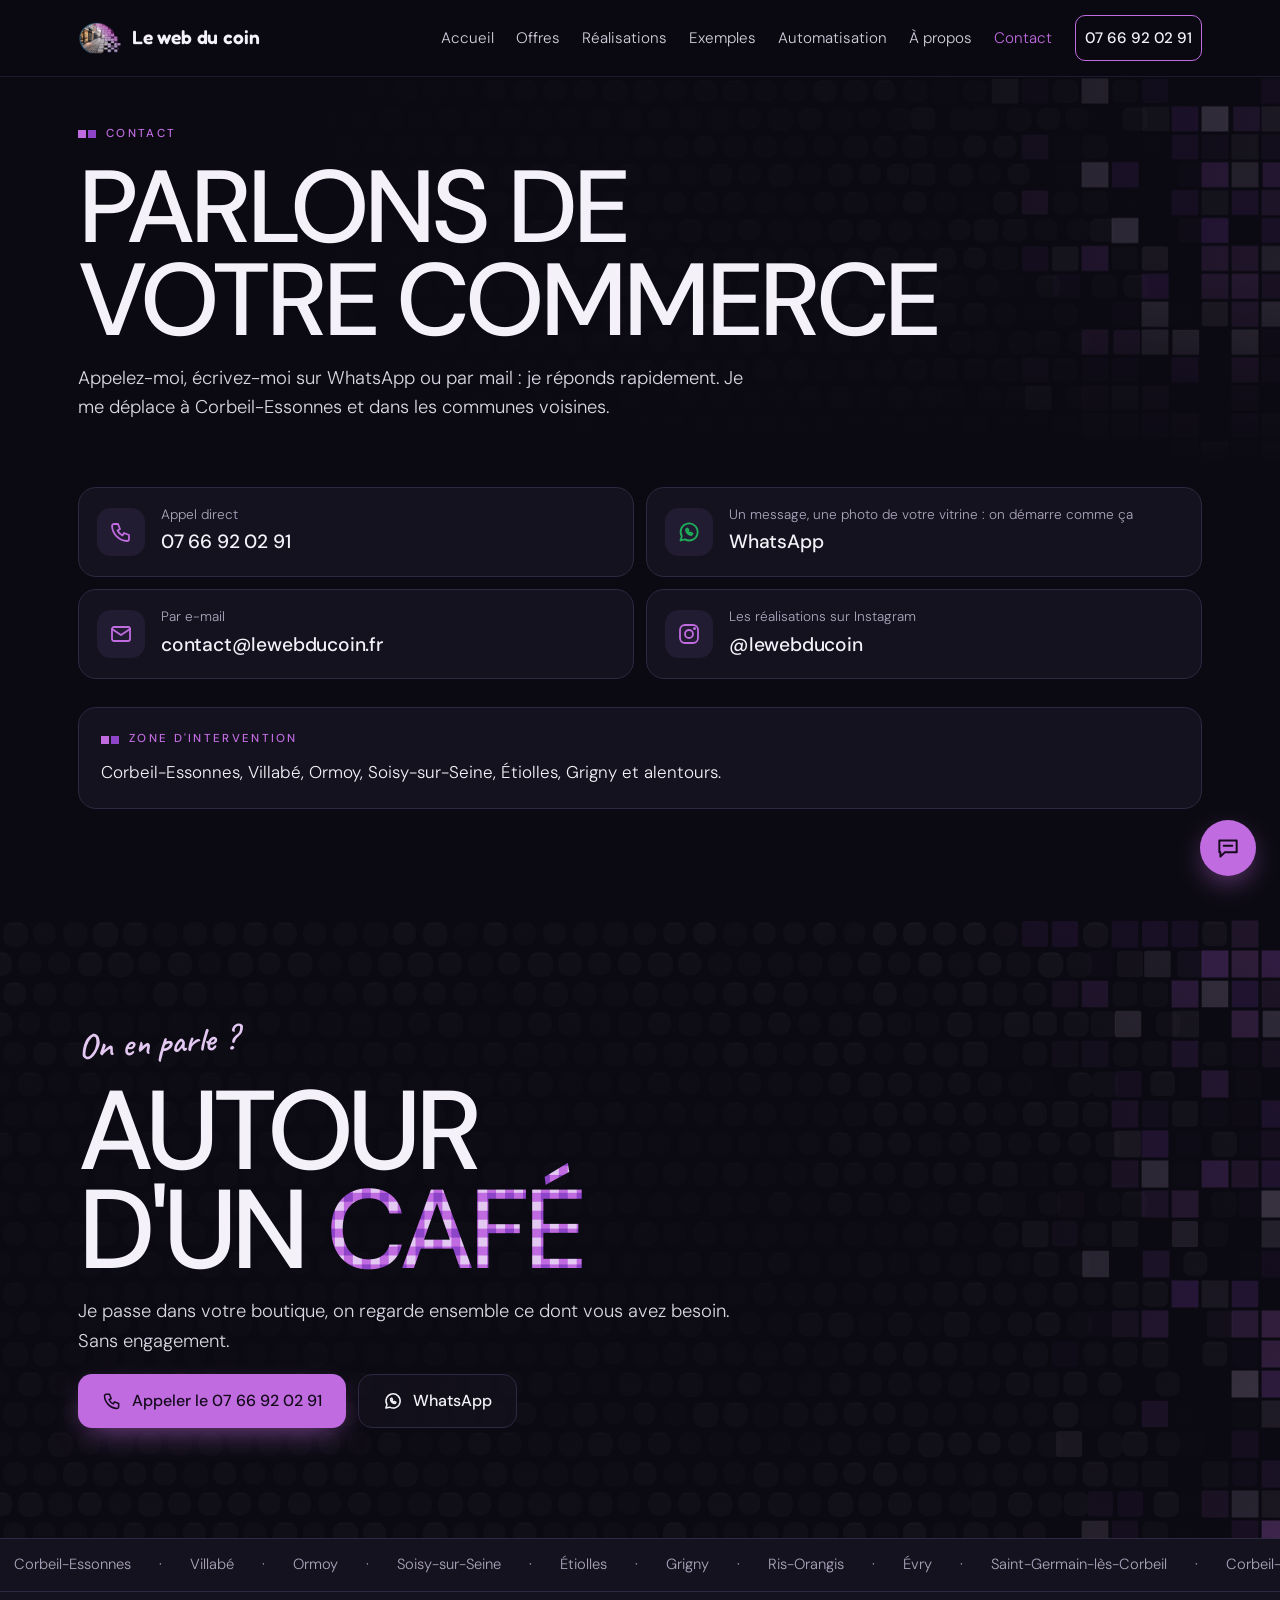
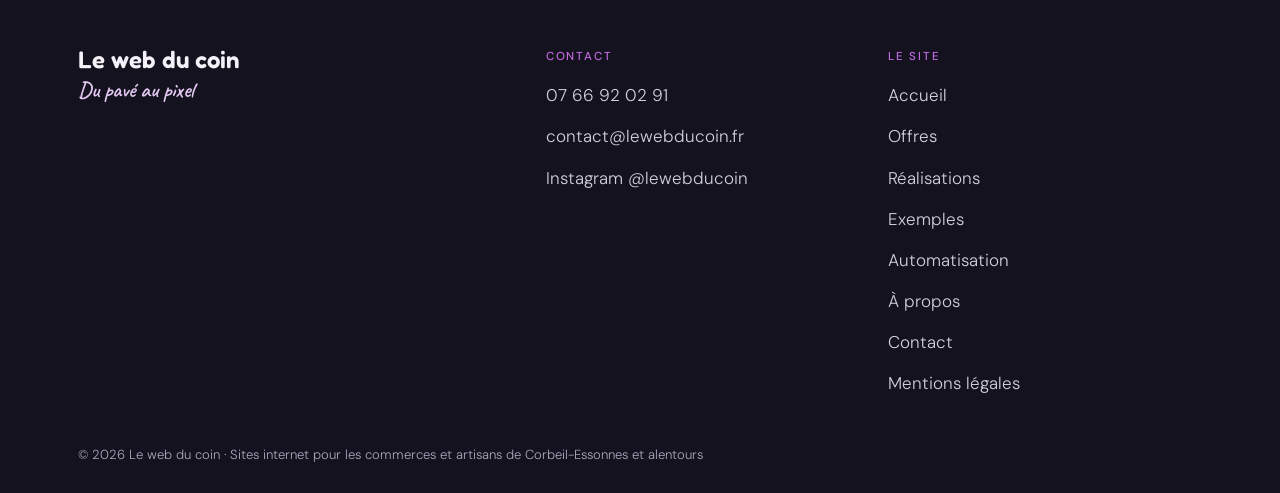
<file: contact.html>
<!doctype html>
<html lang="fr">
<head>
<meta charset="utf-8">
<meta name="viewport" content="width=device-width, initial-scale=1, viewport-fit=cover">
<title>Contact — Le web du coin</title>
<meta name="description" content="Contactez Le web du coin par téléphone, WhatsApp ou e-mail. Création de sites pour commerces à Corbeil-Essonnes et alentours.">
<link rel="canonical" href="https://lewebducoin.fr/contact.html">
<meta property="og:title" content="Contact — Le web du coin">
<meta property="og:description" content="Contactez Le web du coin par téléphone, WhatsApp ou e-mail. Création de sites pour commerces à Corbeil-Essonnes et alentours.">
<meta property="og:image" content="https://lewebducoin.fr/assets/img/og-image.jpg">
<meta property="og:type" content="website">
<meta name="theme-color" content="#0B0A12">
<link rel="icon" type="image/png" href="assets/img/favicon.png">
<link rel="apple-touch-icon" href="assets/img/apple-touch-icon.png">
<link rel="preload" href="assets/fonts/dm-sans-latin-500-normal.woff2" as="font" type="font/woff2" crossorigin>
<link rel="stylesheet" href="assets/css/style.css?v=5">
<script type="application/ld+json">{"@context":"https://schema.org","@type":"ProfessionalService","name":"Le web du coin","slogan":"Du pavé au pixel","url":"https://lewebducoin.fr","telephone":"+33766920291","email":"contact@lewebducoin.fr","areaServed":[{"@type": "City", "name": "Corbeil-Essonnes"}, {"@type": "City", "name": "Villabé"}, {"@type": "City", "name": "Ormoy"}, {"@type": "City", "name": "Soisy-sur-Seine"}, {"@type": "City", "name": "Étiolles"}, {"@type": "City", "name": "Grigny"}],"address":{"@type":"PostalAddress","addressLocality":"Corbeil-Essonnes","postalCode":"91100","addressCountry":"FR"},"sameAs":["https://www.instagram.com/lewebducoin/"]}</script>
</head>
<body>
<a class="skip" href="#main">Aller au contenu</a>
<header class="header"><div class="wrap head-in">
  <a class="brand" href="index.html"><img src="assets/img/embleme.webp" alt="" width="44" height="32">Le web du coin</a>
  <nav aria-label="Menu principal"><ul class="nav"><li><a href="index.html">Accueil</a></li><li><a href="offres.html">Offres</a></li><li><a href="realisations.html">Réalisations</a></li><li><a href="exemples.html">Exemples</a></li><li><a href="automatisation.html">Automatisation</a></li><li><a href="a-propos.html">À propos</a></li><li><a href="contact.html" aria-current="page">Contact</a></li><li class="nav-tel"><a href="tel:+33766920291">07 66 92 02 91</a></li></ul></nav>
  <button class="burger" aria-expanded="false" aria-controls="menu"><i></i><span class="sr">Menu</span></button>
</div></header>
<div class="menu" id="menu">
  <nav aria-label="Menu"><ul><li><a href="index.html">Accueil</a></li><li><a href="offres.html">Offres</a></li><li><a href="realisations.html">Réalisations</a></li><li><a href="exemples.html">Exemples</a></li><li><a href="automatisation.html">Automatisation</a></li><li><a href="a-propos.html">À propos</a></li><li><a href="contact.html" aria-current="page">Contact</a></li></ul></nav>
  <div class="menu-foot">
    <p class="hand" style="font-size:1.6rem">Un message, et je passe vous voir.</p>
    <div class="btns full"><a class="btn btn-main" href="tel:+33766920291"><svg viewBox="0 0 24 24" fill="none" stroke="currentColor" stroke-width="1.8" stroke-linecap="round" stroke-linejoin="round" aria-hidden="true"><path d="M5 4h4l2 5-2.5 1.5a11 11 0 0 0 5 5L15 13l5 2v4a2 2 0 0 1-2 2A16 16 0 0 1 3 6a2 2 0 0 1 2-2"/></svg>07 66 92 02 91</a><a class="btn btn-line" href="mailto:contact@lewebducoin.fr"><svg viewBox="0 0 24 24" fill="none" stroke="currentColor" stroke-width="1.8" stroke-linecap="round" stroke-linejoin="round" aria-hidden="true"><rect x="3" y="5" width="18" height="14" rx="2"/><path d="M3 7l9 6 9-6"/></svg>Écrire un e-mail</a></div>
  </div>
</div>
<main id="main">
<section class="phero"><canvas class="mosaique" data-front=".62" aria-hidden="true"></canvas><div class="wrap">
  <p class="kicker">Contact</p>
  <h1>Parlons de votre commerce</h1>
  <p class="lead">Appelez-moi, écrivez-moi sur WhatsApp ou par mail : je réponds rapidement. Je me déplace à Corbeil-Essonnes et dans les communes voisines.</p>
</div></section>
<section style="padding-top:24px"><div class="wrap">
  <ul class="contacts" style="list-style:none">
    <li data-r><a class="contact" href="tel:+33766920291"><svg class="ico" viewBox="0 0 24 24" fill="none" stroke="currentColor" stroke-width="1.8" stroke-linecap="round" stroke-linejoin="round" aria-hidden="true"><path d="M5 4h4l2 5-2.5 1.5a11 11 0 0 0 5 5L15 13l5 2v4a2 2 0 0 1-2 2A16 16 0 0 1 3 6a2 2 0 0 1 2-2"/></svg><small>Appel direct</small><b>07 66 92 02 91</b><span class="fl"><svg viewBox="0 0 24 24" fill="none" stroke="currentColor" stroke-width="1.8" stroke-linecap="round" stroke-linejoin="round" aria-hidden="true"><path d="M5 12h14M13 6l6 6-6 6"/></svg></span></a></li>
    <li data-r><a class="contact wa" href="https://wa.me/33766920291?text=Bonjour%2C%20je%20souhaite%20des%20infos%20pour%20le%20site%20de%20mon%20commerce." rel="noopener"><svg class="ico" viewBox="0 0 24 24" fill="none" stroke="currentColor" stroke-width="1.8" stroke-linecap="round" stroke-linejoin="round" aria-hidden="true"><path d="M3.5 20.5l1.3-4.2A8.5 8.5 0 1 1 8 19.4z"/><path d="M9 9.5c0 3 2.5 5.5 5.5 5.5l1-1.5-2-1-1 .8a4 4 0 0 1-1.8-1.8l.8-1-1-2z"/></svg><small>Un message, une photo de votre vitrine : on démarre comme ça</small><b>WhatsApp</b><span class="fl"><svg viewBox="0 0 24 24" fill="none" stroke="currentColor" stroke-width="1.8" stroke-linecap="round" stroke-linejoin="round" aria-hidden="true"><path d="M5 12h14M13 6l6 6-6 6"/></svg></span></a></li>
    <li data-r><a class="contact" href="mailto:contact@lewebducoin.fr"><svg class="ico" viewBox="0 0 24 24" fill="none" stroke="currentColor" stroke-width="1.8" stroke-linecap="round" stroke-linejoin="round" aria-hidden="true"><rect x="3" y="5" width="18" height="14" rx="2"/><path d="M3 7l9 6 9-6"/></svg><small>Par e-mail</small><b>contact@lewebducoin.fr</b><span class="fl"><svg viewBox="0 0 24 24" fill="none" stroke="currentColor" stroke-width="1.8" stroke-linecap="round" stroke-linejoin="round" aria-hidden="true"><path d="M5 12h14M13 6l6 6-6 6"/></svg></span></a></li>
    <li data-r><a class="contact" href="https://www.instagram.com/lewebducoin/" rel="noopener"><svg class="ico" viewBox="0 0 24 24" fill="none" stroke="currentColor" stroke-width="1.8" stroke-linecap="round" stroke-linejoin="round" aria-hidden="true"><rect x="3" y="3" width="18" height="18" rx="5"/><circle cx="12" cy="12" r="4"/><circle cx="17.5" cy="6.5" r=".6" fill="currentColor"/></svg><small>Les réalisations sur Instagram</small><b>@lewebducoin</b><span class="fl"><svg viewBox="0 0 24 24" fill="none" stroke="currentColor" stroke-width="1.8" stroke-linecap="round" stroke-linejoin="round" aria-hidden="true"><path d="M5 12h14M13 6l6 6-6 6"/></svg></span></a></li>
  </ul>
  <div class="zone" data-r><p class="kicker">Zone d'intervention</p><p>Corbeil-Essonnes, Villabé, Ormoy, Soisy-sur-Seine, Étiolles, Grigny et alentours.</p></div>
</div></section>
<section class="cta"><canvas class="mosaique" data-front=".55" aria-hidden="true"></canvas><div class="wrap">
  <p class="hand" data-r>On en parle ?</p>
  <h2>Autour<br>d'un <span class="px">café</span></h2>
  <p class="lead" data-r>Je passe dans votre boutique, on regarde ensemble ce dont vous avez besoin. Sans engagement.</p>
  <div class="btns" data-r><a class="btn btn-main" href="tel:+33766920291"><svg viewBox="0 0 24 24" fill="none" stroke="currentColor" stroke-width="1.8" stroke-linecap="round" stroke-linejoin="round" aria-hidden="true"><path d="M5 4h4l2 5-2.5 1.5a11 11 0 0 0 5 5L15 13l5 2v4a2 2 0 0 1-2 2A16 16 0 0 1 3 6a2 2 0 0 1 2-2"/></svg>Appeler le 07 66 92 02 91</a><a class="btn btn-line" href="https://wa.me/33766920291?text=Bonjour%2C%20je%20souhaite%20des%20infos%20pour%20le%20site%20de%20mon%20commerce." rel="noopener"><svg viewBox="0 0 24 24" fill="none" stroke="currentColor" stroke-width="1.8" stroke-linecap="round" stroke-linejoin="round" aria-hidden="true"><path d="M3.5 20.5l1.3-4.2A8.5 8.5 0 1 1 8 19.4z"/><path d="M9 9.5c0 3 2.5 5.5 5.5 5.5l1-1.5-2-1-1 .8a4 4 0 0 1-1.8-1.8l.8-1-1-2z"/></svg>WhatsApp</a></div>
</div></section>
</main>
<footer class="footer">
  <div class="band" aria-hidden="true"><div class="band-in"><span>Corbeil-Essonnes</span><span aria-hidden="true">·</span><span>Villabé</span><span aria-hidden="true">·</span><span>Ormoy</span><span aria-hidden="true">·</span><span>Soisy-sur-Seine</span><span aria-hidden="true">·</span><span>Étiolles</span><span aria-hidden="true">·</span><span>Grigny</span><span aria-hidden="true">·</span><span>Ris-Orangis</span><span aria-hidden="true">·</span><span>Évry</span><span aria-hidden="true">·</span><span>Saint-Germain-lès-Corbeil</span><span aria-hidden="true">·</span><span>Corbeil-Essonnes</span><span aria-hidden="true">·</span><span>Villabé</span><span aria-hidden="true">·</span><span>Ormoy</span><span aria-hidden="true">·</span><span>Soisy-sur-Seine</span><span aria-hidden="true">·</span><span>Étiolles</span><span aria-hidden="true">·</span><span>Grigny</span><span aria-hidden="true">·</span><span>Ris-Orangis</span><span aria-hidden="true">·</span><span>Évry</span><span aria-hidden="true">·</span><span>Saint-Germain-lès-Corbeil</span><span aria-hidden="true">·</span></div></div>
  <div class="wrap foot-in">
    <div><p class="foot-logo">Le web du coin</p><p class="hand">Du pavé au pixel</p></div>
    <div><p class="foot-h">Contact</p><ul><li><a href="tel:+33766920291">07 66 92 02 91</a></li><li><a href="mailto:contact@lewebducoin.fr">contact@lewebducoin.fr</a></li><li><a href="https://www.instagram.com/lewebducoin/" rel="noopener">Instagram @lewebducoin</a></li></ul></div>
    <div><p class="foot-h">Le site</p><ul><li><a href="index.html">Accueil</a></li><li><a href="offres.html">Offres</a></li><li><a href="realisations.html">Réalisations</a></li><li><a href="exemples.html">Exemples</a></li><li><a href="automatisation.html">Automatisation</a></li><li><a href="a-propos.html">À propos</a></li><li><a href="contact.html">Contact</a></li><li><a href="mentions-legales.html">Mentions légales</a></li></ul></div>
  </div>
  <p class="wrap foot-copy">© 2026 Le web du coin · Sites internet pour les commerces et artisans de Corbeil-Essonnes et alentours</p>
</footer>
<div class="barre"><a class="btn btn-main" href="tel:+33766920291"><svg viewBox="0 0 24 24" fill="none" stroke="currentColor" stroke-width="1.8" stroke-linecap="round" stroke-linejoin="round" aria-hidden="true"><path d="M5 4h4l2 5-2.5 1.5a11 11 0 0 0 5 5L15 13l5 2v4a2 2 0 0 1-2 2A16 16 0 0 1 3 6a2 2 0 0 1 2-2"/></svg>Appeler</a><a class="btn btn-wa" href="https://wa.me/33766920291?text=Bonjour%2C%20je%20souhaite%20des%20infos%20pour%20le%20site%20de%20mon%20commerce." rel="noopener"><svg viewBox="0 0 24 24" fill="none" stroke="currentColor" stroke-width="1.8" stroke-linecap="round" stroke-linejoin="round" aria-hidden="true"><path d="M3.5 20.5l1.3-4.2A8.5 8.5 0 1 1 8 19.4z"/><path d="M9 9.5c0 3 2.5 5.5 5.5 5.5l1-1.5-2-1-1 .8a4 4 0 0 1-1.8-1.8l.8-1-1-2z"/></svg>WhatsApp</a></div>
<button class="chat-bulle" type="button" data-webhook="https://n8n.168.231.80.71.sslip.io/webhook/lwdc-chat-trigger/chat" data-version="1.40.4" aria-label="Poser une question à l'assistant"><svg viewBox="0 0 24 24" fill="none" stroke="currentColor" stroke-width="1.8" stroke-linecap="round" stroke-linejoin="round" aria-hidden="true"><path d="M4 5h16v11H9l-4 4v-4H4z"/><path d="M8 10h8"/></svg></button>
<script src="assets/js/main.js?v=5" defer></script>
</body>
</html>
</file>
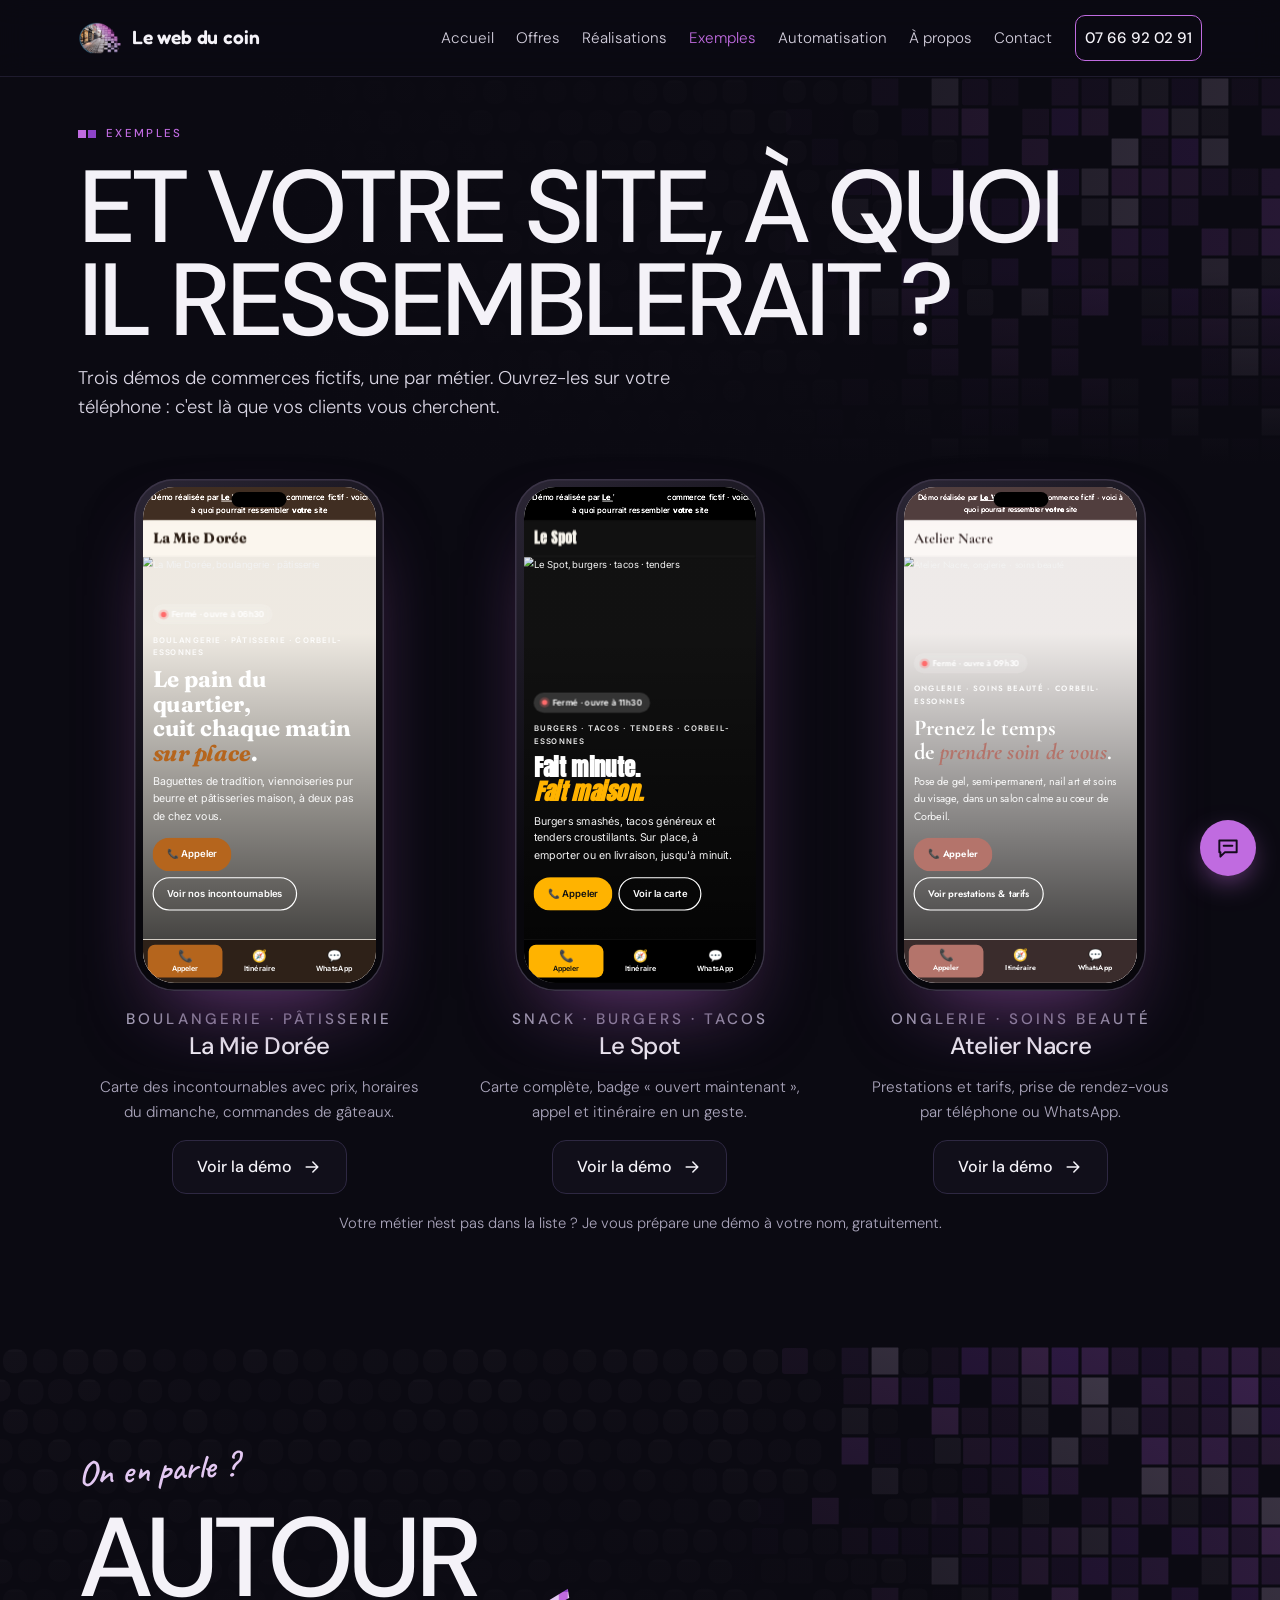
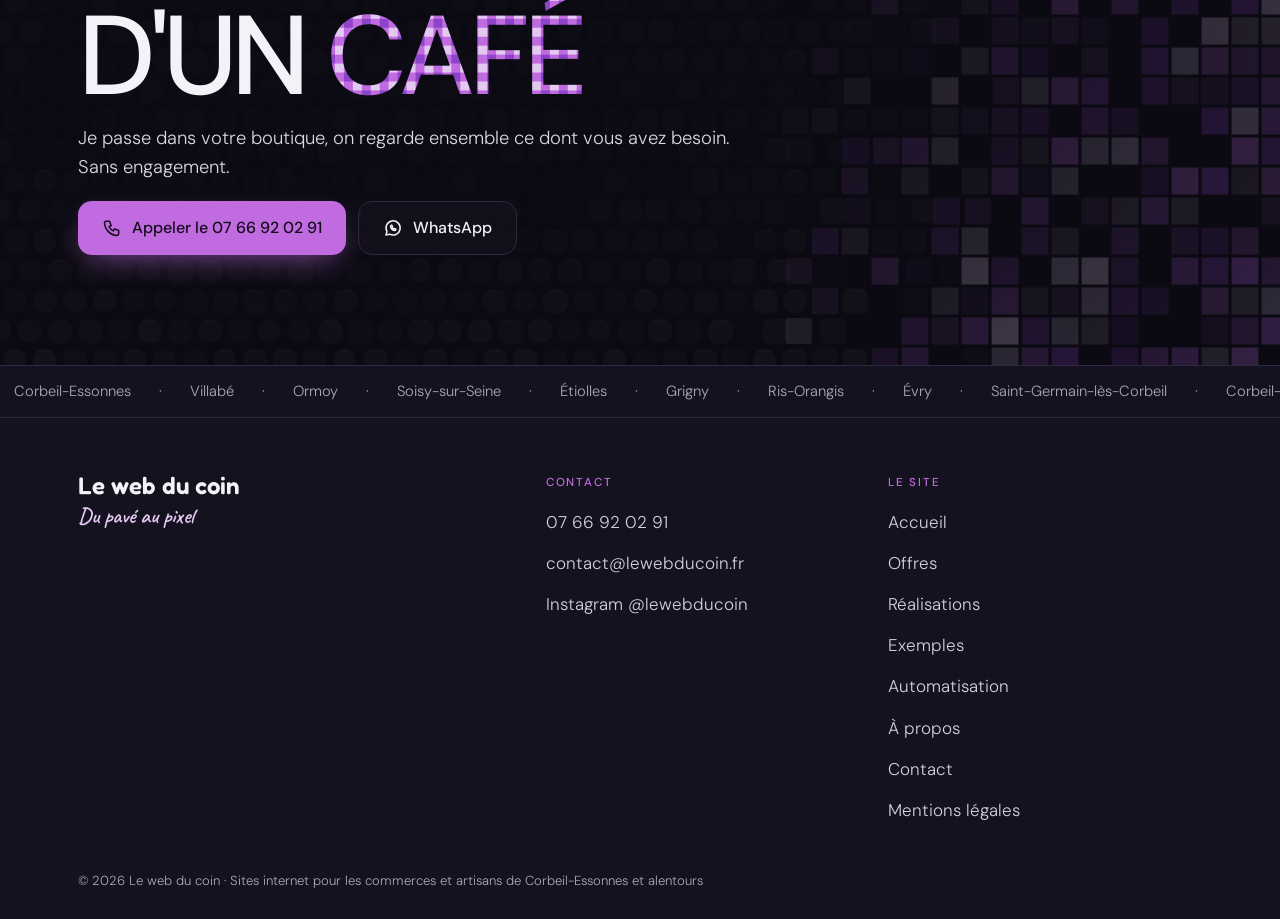
<file: exemples.html>
<!doctype html>
<html lang="fr">
<head>
<meta charset="utf-8">
<meta name="viewport" content="width=device-width, initial-scale=1, viewport-fit=cover">
<title>Exemples de sites par métier — Le web du coin</title>
<meta name="description" content="Démos de sites internet pour une boulangerie, un snack et un institut de beauté à Corbeil-Essonnes.">
<link rel="canonical" href="https://lewebducoin.fr/exemples.html">
<meta property="og:title" content="Exemples de sites par métier — Le web du coin">
<meta property="og:description" content="Démos de sites internet pour une boulangerie, un snack et un institut de beauté à Corbeil-Essonnes.">
<meta property="og:image" content="https://lewebducoin.fr/assets/img/og-image.jpg">
<meta property="og:type" content="website">
<meta name="theme-color" content="#0B0A12">
<link rel="icon" type="image/png" href="assets/img/favicon.png">
<link rel="apple-touch-icon" href="assets/img/apple-touch-icon.png">
<link rel="preload" href="assets/fonts/dm-sans-latin-500-normal.woff2" as="font" type="font/woff2" crossorigin>
<link rel="stylesheet" href="assets/css/style.css?v=5">
<script type="application/ld+json">{"@context":"https://schema.org","@type":"ProfessionalService","name":"Le web du coin","slogan":"Du pavé au pixel","url":"https://lewebducoin.fr","telephone":"+33766920291","email":"contact@lewebducoin.fr","areaServed":[{"@type": "City", "name": "Corbeil-Essonnes"}, {"@type": "City", "name": "Villabé"}, {"@type": "City", "name": "Ormoy"}, {"@type": "City", "name": "Soisy-sur-Seine"}, {"@type": "City", "name": "Étiolles"}, {"@type": "City", "name": "Grigny"}],"address":{"@type":"PostalAddress","addressLocality":"Corbeil-Essonnes","postalCode":"91100","addressCountry":"FR"},"sameAs":["https://www.instagram.com/lewebducoin/"]}</script>
</head>
<body>
<a class="skip" href="#main">Aller au contenu</a>
<header class="header"><div class="wrap head-in">
  <a class="brand" href="index.html"><img src="assets/img/embleme.webp" alt="" width="44" height="32">Le web du coin</a>
  <nav aria-label="Menu principal"><ul class="nav"><li><a href="index.html">Accueil</a></li><li><a href="offres.html">Offres</a></li><li><a href="realisations.html">Réalisations</a></li><li><a href="exemples.html" aria-current="page">Exemples</a></li><li><a href="automatisation.html">Automatisation</a></li><li><a href="a-propos.html">À propos</a></li><li><a href="contact.html">Contact</a></li><li class="nav-tel"><a href="tel:+33766920291">07 66 92 02 91</a></li></ul></nav>
  <button class="burger" aria-expanded="false" aria-controls="menu"><i></i><span class="sr">Menu</span></button>
</div></header>
<div class="menu" id="menu">
  <nav aria-label="Menu"><ul><li><a href="index.html">Accueil</a></li><li><a href="offres.html">Offres</a></li><li><a href="realisations.html">Réalisations</a></li><li><a href="exemples.html" aria-current="page">Exemples</a></li><li><a href="automatisation.html">Automatisation</a></li><li><a href="a-propos.html">À propos</a></li><li><a href="contact.html">Contact</a></li></ul></nav>
  <div class="menu-foot">
    <p class="hand" style="font-size:1.6rem">Un message, et je passe vous voir.</p>
    <div class="btns full"><a class="btn btn-main" href="tel:+33766920291"><svg viewBox="0 0 24 24" fill="none" stroke="currentColor" stroke-width="1.8" stroke-linecap="round" stroke-linejoin="round" aria-hidden="true"><path d="M5 4h4l2 5-2.5 1.5a11 11 0 0 0 5 5L15 13l5 2v4a2 2 0 0 1-2 2A16 16 0 0 1 3 6a2 2 0 0 1 2-2"/></svg>07 66 92 02 91</a><a class="btn btn-line" href="mailto:contact@lewebducoin.fr"><svg viewBox="0 0 24 24" fill="none" stroke="currentColor" stroke-width="1.8" stroke-linecap="round" stroke-linejoin="round" aria-hidden="true"><rect x="3" y="5" width="18" height="14" rx="2"/><path d="M3 7l9 6 9-6"/></svg>Écrire un e-mail</a></div>
  </div>
</div>
<main id="main">
<section class="phero"><canvas class="mosaique" data-front=".62" aria-hidden="true"></canvas><div class="wrap">
  <p class="kicker">Exemples</p>
  <h1>Et votre site, à quoi il ressemblerait ?</h1>
  <p class="lead">Trois démos de commerces fictifs, une par métier. Ouvrez-les sur votre téléphone : c'est là que vos clients vous cherchent.</p>
</div></section>
<section style="padding-top:16px"><div class="wrap">
  <p class="astuce astuce-tel" style="margin:0 0 6px">Glissez pour passer d'un métier à l'autre</p>
  <div class="demos"><article class="demo">
  <div class="phone"><div class="screen"><p class="wait">Chargement de la démo…</p><iframe data-src="demos/boulangerie/index.html" title="Démo : La Mie Dorée" tabindex="-1" aria-hidden="true"></iframe></div><a class="cover" href="demos/boulangerie/index.html" target="_blank" rel="noopener" aria-label="Ouvrir la démo La Mie Dorée"></a></div>
  <div><p class="kicker">Boulangerie · Pâtisserie</p><h3>La Mie Dorée</h3></div>
  <p>Carte des incontournables avec prix, horaires du dimanche, commandes de gâteaux.</p>
  <a class="btn btn-line" href="demos/boulangerie/index.html" target="_blank" rel="noopener">Voir la démo <svg viewBox="0 0 24 24" fill="none" stroke="currentColor" stroke-width="1.8" stroke-linecap="round" stroke-linejoin="round" aria-hidden="true"><path d="M5 12h14M13 6l6 6-6 6"/></svg></a>
</article><article class="demo">
  <div class="phone"><div class="screen"><p class="wait">Chargement de la démo…</p><iframe data-src="demos/snack/index.html" title="Démo : Le Spot" tabindex="-1" aria-hidden="true"></iframe></div><a class="cover" href="demos/snack/index.html" target="_blank" rel="noopener" aria-label="Ouvrir la démo Le Spot"></a></div>
  <div><p class="kicker">Snack · Burgers · Tacos</p><h3>Le Spot</h3></div>
  <p>Carte complète, badge « ouvert maintenant », appel et itinéraire en un geste.</p>
  <a class="btn btn-line" href="demos/snack/index.html" target="_blank" rel="noopener">Voir la démo <svg viewBox="0 0 24 24" fill="none" stroke="currentColor" stroke-width="1.8" stroke-linecap="round" stroke-linejoin="round" aria-hidden="true"><path d="M5 12h14M13 6l6 6-6 6"/></svg></a>
</article><article class="demo">
  <div class="phone"><div class="screen"><p class="wait">Chargement de la démo…</p><iframe data-src="demos/beaute/index.html" title="Démo : Atelier Nacre" tabindex="-1" aria-hidden="true"></iframe></div><a class="cover" href="demos/beaute/index.html" target="_blank" rel="noopener" aria-label="Ouvrir la démo Atelier Nacre"></a></div>
  <div><p class="kicker">Onglerie · Soins beauté</p><h3>Atelier Nacre</h3></div>
  <p>Prestations et tarifs, prise de rendez-vous par téléphone ou WhatsApp.</p>
  <a class="btn btn-line" href="demos/beaute/index.html" target="_blank" rel="noopener">Voir la démo <svg viewBox="0 0 24 24" fill="none" stroke="currentColor" stroke-width="1.8" stroke-linecap="round" stroke-linejoin="round" aria-hidden="true"><path d="M5 12h14M13 6l6 6-6 6"/></svg></a>
</article></div>
  <div class="points"><button type="button" aria-label="Exemple 1 : La Mie Dorée" aria-current="true"><i></i></button><button type="button" aria-label="Exemple 2 : Le Spot" aria-current="false"><i></i></button><button type="button" aria-label="Exemple 3 : Atelier Nacre" aria-current="false"><i></i></button></div>
  <p class="astuce">Votre métier n'est pas dans la liste ? Je vous prépare une démo à votre nom, gratuitement.</p>
</div></section>
<section class="cta"><canvas class="mosaique" data-front=".55" aria-hidden="true"></canvas><div class="wrap">
  <p class="hand" data-r>On en parle ?</p>
  <h2>Autour<br>d'un <span class="px">café</span></h2>
  <p class="lead" data-r>Je passe dans votre boutique, on regarde ensemble ce dont vous avez besoin. Sans engagement.</p>
  <div class="btns" data-r><a class="btn btn-main" href="tel:+33766920291"><svg viewBox="0 0 24 24" fill="none" stroke="currentColor" stroke-width="1.8" stroke-linecap="round" stroke-linejoin="round" aria-hidden="true"><path d="M5 4h4l2 5-2.5 1.5a11 11 0 0 0 5 5L15 13l5 2v4a2 2 0 0 1-2 2A16 16 0 0 1 3 6a2 2 0 0 1 2-2"/></svg>Appeler le 07 66 92 02 91</a><a class="btn btn-line" href="https://wa.me/33766920291?text=Bonjour%2C%20je%20souhaite%20des%20infos%20pour%20le%20site%20de%20mon%20commerce." rel="noopener"><svg viewBox="0 0 24 24" fill="none" stroke="currentColor" stroke-width="1.8" stroke-linecap="round" stroke-linejoin="round" aria-hidden="true"><path d="M3.5 20.5l1.3-4.2A8.5 8.5 0 1 1 8 19.4z"/><path d="M9 9.5c0 3 2.5 5.5 5.5 5.5l1-1.5-2-1-1 .8a4 4 0 0 1-1.8-1.8l.8-1-1-2z"/></svg>WhatsApp</a></div>
</div></section>
</main>
<footer class="footer">
  <div class="band" aria-hidden="true"><div class="band-in"><span>Corbeil-Essonnes</span><span aria-hidden="true">·</span><span>Villabé</span><span aria-hidden="true">·</span><span>Ormoy</span><span aria-hidden="true">·</span><span>Soisy-sur-Seine</span><span aria-hidden="true">·</span><span>Étiolles</span><span aria-hidden="true">·</span><span>Grigny</span><span aria-hidden="true">·</span><span>Ris-Orangis</span><span aria-hidden="true">·</span><span>Évry</span><span aria-hidden="true">·</span><span>Saint-Germain-lès-Corbeil</span><span aria-hidden="true">·</span><span>Corbeil-Essonnes</span><span aria-hidden="true">·</span><span>Villabé</span><span aria-hidden="true">·</span><span>Ormoy</span><span aria-hidden="true">·</span><span>Soisy-sur-Seine</span><span aria-hidden="true">·</span><span>Étiolles</span><span aria-hidden="true">·</span><span>Grigny</span><span aria-hidden="true">·</span><span>Ris-Orangis</span><span aria-hidden="true">·</span><span>Évry</span><span aria-hidden="true">·</span><span>Saint-Germain-lès-Corbeil</span><span aria-hidden="true">·</span></div></div>
  <div class="wrap foot-in">
    <div><p class="foot-logo">Le web du coin</p><p class="hand">Du pavé au pixel</p></div>
    <div><p class="foot-h">Contact</p><ul><li><a href="tel:+33766920291">07 66 92 02 91</a></li><li><a href="mailto:contact@lewebducoin.fr">contact@lewebducoin.fr</a></li><li><a href="https://www.instagram.com/lewebducoin/" rel="noopener">Instagram @lewebducoin</a></li></ul></div>
    <div><p class="foot-h">Le site</p><ul><li><a href="index.html">Accueil</a></li><li><a href="offres.html">Offres</a></li><li><a href="realisations.html">Réalisations</a></li><li><a href="exemples.html">Exemples</a></li><li><a href="automatisation.html">Automatisation</a></li><li><a href="a-propos.html">À propos</a></li><li><a href="contact.html">Contact</a></li><li><a href="mentions-legales.html">Mentions légales</a></li></ul></div>
  </div>
  <p class="wrap foot-copy">© 2026 Le web du coin · Sites internet pour les commerces et artisans de Corbeil-Essonnes et alentours</p>
</footer>
<div class="barre"><a class="btn btn-main" href="tel:+33766920291"><svg viewBox="0 0 24 24" fill="none" stroke="currentColor" stroke-width="1.8" stroke-linecap="round" stroke-linejoin="round" aria-hidden="true"><path d="M5 4h4l2 5-2.5 1.5a11 11 0 0 0 5 5L15 13l5 2v4a2 2 0 0 1-2 2A16 16 0 0 1 3 6a2 2 0 0 1 2-2"/></svg>Appeler</a><a class="btn btn-wa" href="https://wa.me/33766920291?text=Bonjour%2C%20je%20souhaite%20des%20infos%20pour%20le%20site%20de%20mon%20commerce." rel="noopener"><svg viewBox="0 0 24 24" fill="none" stroke="currentColor" stroke-width="1.8" stroke-linecap="round" stroke-linejoin="round" aria-hidden="true"><path d="M3.5 20.5l1.3-4.2A8.5 8.5 0 1 1 8 19.4z"/><path d="M9 9.5c0 3 2.5 5.5 5.5 5.5l1-1.5-2-1-1 .8a4 4 0 0 1-1.8-1.8l.8-1-1-2z"/></svg>WhatsApp</a></div>
<button class="chat-bulle" type="button" data-webhook="https://n8n.168.231.80.71.sslip.io/webhook/lwdc-chat-trigger/chat" data-version="1.40.4" aria-label="Poser une question à l'assistant"><svg viewBox="0 0 24 24" fill="none" stroke="currentColor" stroke-width="1.8" stroke-linecap="round" stroke-linejoin="round" aria-hidden="true"><path d="M4 5h16v11H9l-4 4v-4H4z"/><path d="M8 10h8"/></svg></button>
<script src="assets/js/main.js?v=5" defer></script>
</body>
</html>
</file>
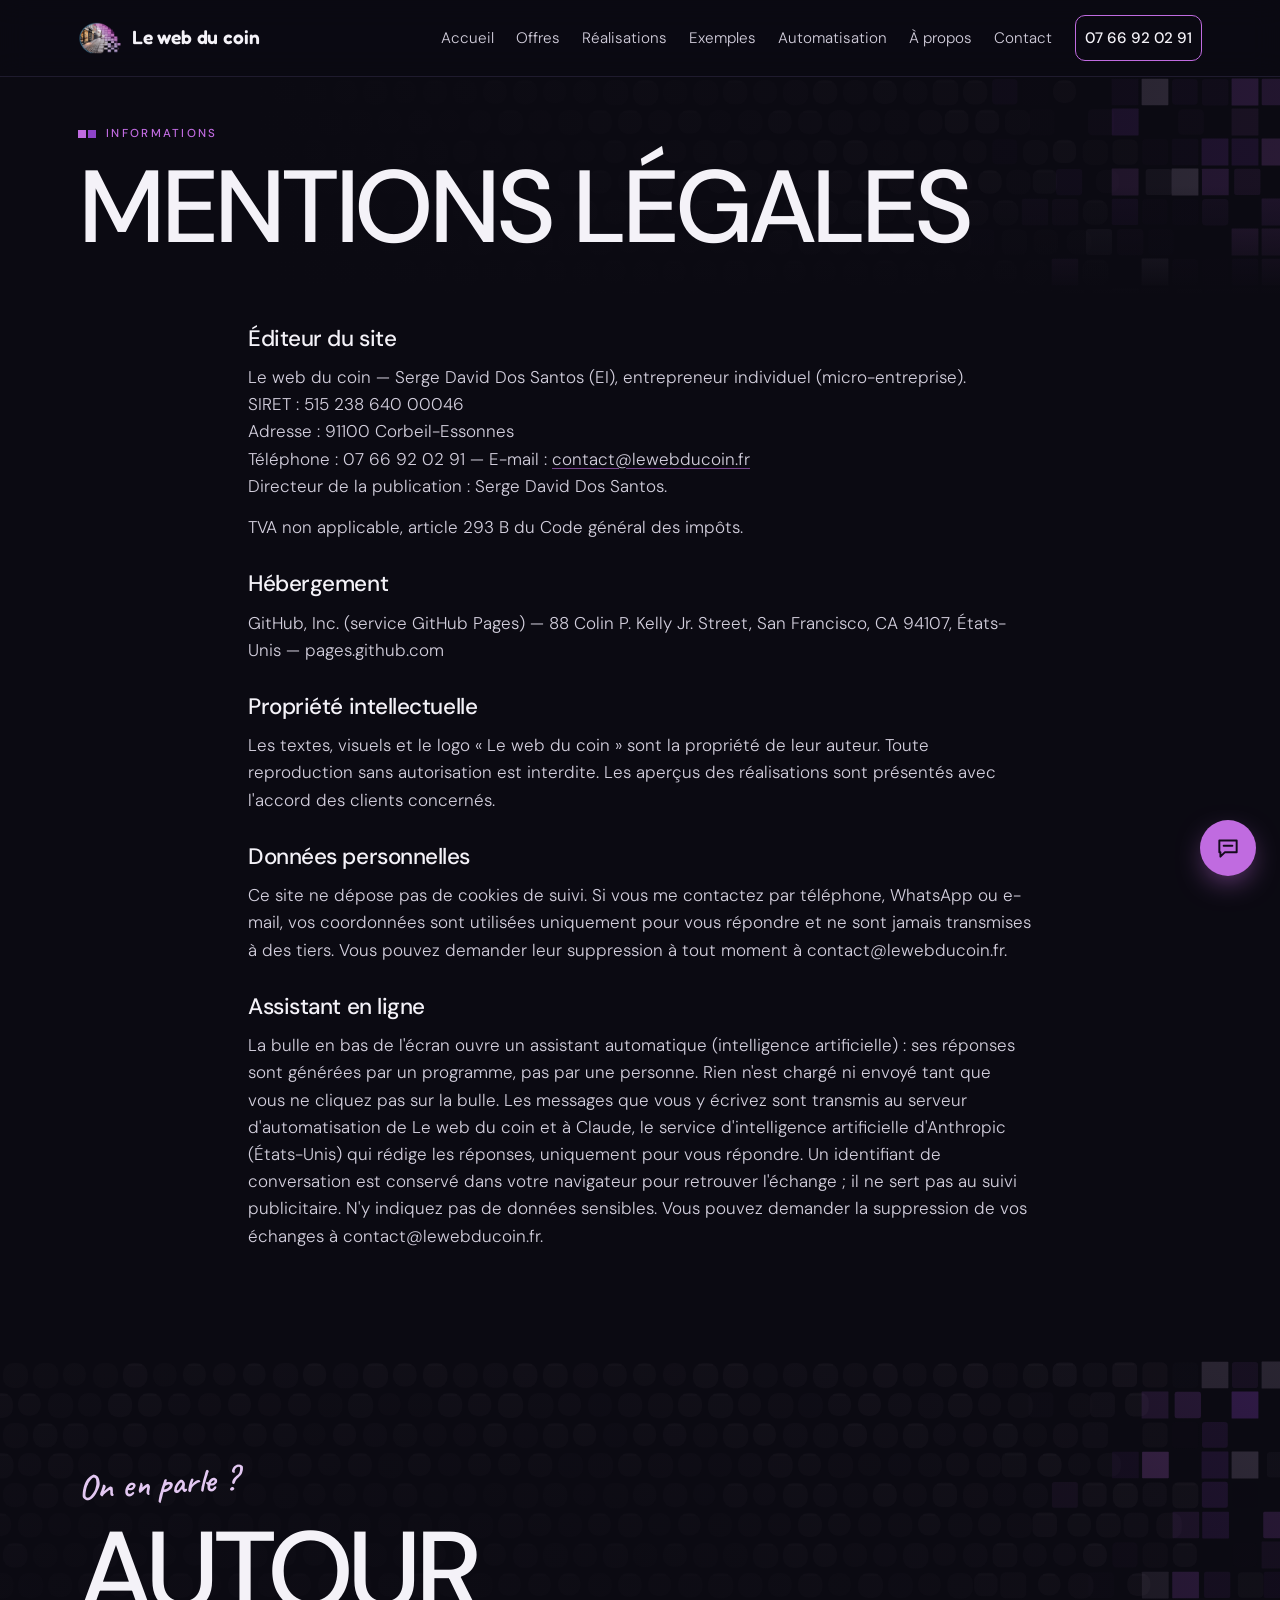
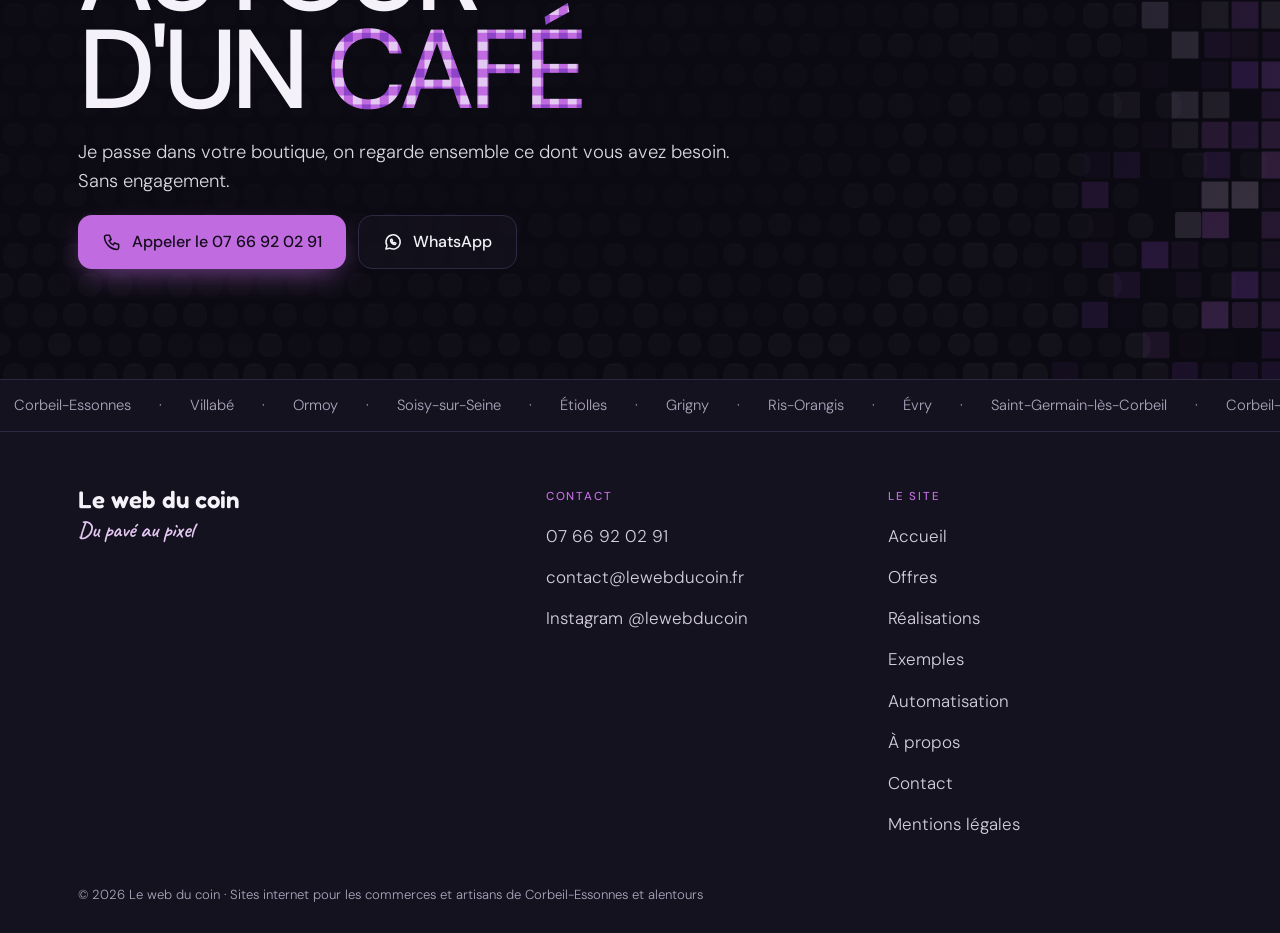
<file: mentions-legales.html>
<!doctype html>
<html lang="fr">
<head>
<meta charset="utf-8">
<meta name="viewport" content="width=device-width, initial-scale=1, viewport-fit=cover">
<title>Mentions légales — Le web du coin</title>
<meta name="description" content="Mentions légales du site Le web du coin.">
<link rel="canonical" href="https://lewebducoin.fr/mentions-legales.html">
<meta property="og:title" content="Mentions légales — Le web du coin">
<meta property="og:description" content="Mentions légales du site Le web du coin.">
<meta property="og:image" content="https://lewebducoin.fr/assets/img/og-image.jpg">
<meta property="og:type" content="website">
<meta name="theme-color" content="#0B0A12">
<link rel="icon" type="image/png" href="assets/img/favicon.png">
<link rel="apple-touch-icon" href="assets/img/apple-touch-icon.png">
<link rel="preload" href="assets/fonts/dm-sans-latin-500-normal.woff2" as="font" type="font/woff2" crossorigin>
<link rel="stylesheet" href="assets/css/style.css?v=5">
<script type="application/ld+json">{"@context":"https://schema.org","@type":"ProfessionalService","name":"Le web du coin","slogan":"Du pavé au pixel","url":"https://lewebducoin.fr","telephone":"+33766920291","email":"contact@lewebducoin.fr","areaServed":[{"@type": "City", "name": "Corbeil-Essonnes"}, {"@type": "City", "name": "Villabé"}, {"@type": "City", "name": "Ormoy"}, {"@type": "City", "name": "Soisy-sur-Seine"}, {"@type": "City", "name": "Étiolles"}, {"@type": "City", "name": "Grigny"}],"address":{"@type":"PostalAddress","addressLocality":"Corbeil-Essonnes","postalCode":"91100","addressCountry":"FR"},"sameAs":["https://www.instagram.com/lewebducoin/"]}</script>
</head>
<body>
<a class="skip" href="#main">Aller au contenu</a>
<header class="header"><div class="wrap head-in">
  <a class="brand" href="index.html"><img src="assets/img/embleme.webp" alt="" width="44" height="32">Le web du coin</a>
  <nav aria-label="Menu principal"><ul class="nav"><li><a href="index.html">Accueil</a></li><li><a href="offres.html">Offres</a></li><li><a href="realisations.html">Réalisations</a></li><li><a href="exemples.html">Exemples</a></li><li><a href="automatisation.html">Automatisation</a></li><li><a href="a-propos.html">À propos</a></li><li><a href="contact.html">Contact</a></li><li class="nav-tel"><a href="tel:+33766920291">07 66 92 02 91</a></li></ul></nav>
  <button class="burger" aria-expanded="false" aria-controls="menu"><i></i><span class="sr">Menu</span></button>
</div></header>
<div class="menu" id="menu">
  <nav aria-label="Menu"><ul><li><a href="index.html">Accueil</a></li><li><a href="offres.html">Offres</a></li><li><a href="realisations.html">Réalisations</a></li><li><a href="exemples.html">Exemples</a></li><li><a href="automatisation.html">Automatisation</a></li><li><a href="a-propos.html">À propos</a></li><li><a href="contact.html">Contact</a></li></ul></nav>
  <div class="menu-foot">
    <p class="hand" style="font-size:1.6rem">Un message, et je passe vous voir.</p>
    <div class="btns full"><a class="btn btn-main" href="tel:+33766920291"><svg viewBox="0 0 24 24" fill="none" stroke="currentColor" stroke-width="1.8" stroke-linecap="round" stroke-linejoin="round" aria-hidden="true"><path d="M5 4h4l2 5-2.5 1.5a11 11 0 0 0 5 5L15 13l5 2v4a2 2 0 0 1-2 2A16 16 0 0 1 3 6a2 2 0 0 1 2-2"/></svg>07 66 92 02 91</a><a class="btn btn-line" href="mailto:contact@lewebducoin.fr"><svg viewBox="0 0 24 24" fill="none" stroke="currentColor" stroke-width="1.8" stroke-linecap="round" stroke-linejoin="round" aria-hidden="true"><rect x="3" y="5" width="18" height="14" rx="2"/><path d="M3 7l9 6 9-6"/></svg>Écrire un e-mail</a></div>
  </div>
</div>
<main id="main">
<section class="phero"><canvas class="mosaique" data-front=".62" aria-hidden="true"></canvas><div class="wrap">
  <p class="kicker">Informations</p>
  <h1>Mentions légales</h1>
</div></section>
<section class="legal" style="padding-top:16px"><div class="wrap">
  <h2>Éditeur du site</h2>
  <p>Le web du coin — Serge David Dos Santos (EI), entrepreneur individuel (micro-entreprise).<br>
  SIRET : 515 238 640 00046<br>
  Adresse : 91100 Corbeil-Essonnes<br>
  Téléphone : 07 66 92 02 91 — E-mail : <a href="mailto:contact@lewebducoin.fr">contact@lewebducoin.fr</a><br>
  Directeur de la publication : Serge David Dos Santos.</p>
  <p>TVA non applicable, article 293 B du Code général des impôts.</p>
  <h2>Hébergement</h2>
  <p>GitHub, Inc. (service GitHub Pages) — 88 Colin P. Kelly Jr. Street, San Francisco, CA 94107, États-Unis — pages.github.com</p>
  <h2>Propriété intellectuelle</h2>
  <p>Les textes, visuels et le logo « Le web du coin » sont la propriété de leur auteur. Toute reproduction sans autorisation est interdite. Les aperçus des réalisations sont présentés avec l'accord des clients concernés.</p>
  <h2>Données personnelles</h2>
  <p>Ce site ne dépose pas de cookies de suivi. Si vous me contactez par téléphone, WhatsApp ou e-mail, vos coordonnées sont utilisées uniquement pour vous répondre et ne sont jamais transmises à des tiers. Vous pouvez demander leur suppression à tout moment à contact@lewebducoin.fr.</p>
  <h2>Assistant en ligne</h2>
  <p>La bulle en bas de l'écran ouvre un assistant automatique (intelligence artificielle) : ses réponses sont générées par un programme, pas par une personne. Rien n'est chargé ni envoyé tant que vous ne cliquez pas sur la bulle. Les messages que vous y écrivez sont transmis au serveur d'automatisation de Le web du coin et à Claude, le service d'intelligence artificielle d'Anthropic (États-Unis) qui rédige les réponses, uniquement pour vous répondre. Un identifiant de conversation est conservé dans votre navigateur pour retrouver l'échange ; il ne sert pas au suivi publicitaire. N'y indiquez pas de données sensibles. Vous pouvez demander la suppression de vos échanges à contact@lewebducoin.fr.</p>
</div></section>
<section class="cta"><canvas class="mosaique" data-front=".55" aria-hidden="true"></canvas><div class="wrap">
  <p class="hand" data-r>On en parle ?</p>
  <h2>Autour<br>d'un <span class="px">café</span></h2>
  <p class="lead" data-r>Je passe dans votre boutique, on regarde ensemble ce dont vous avez besoin. Sans engagement.</p>
  <div class="btns" data-r><a class="btn btn-main" href="tel:+33766920291"><svg viewBox="0 0 24 24" fill="none" stroke="currentColor" stroke-width="1.8" stroke-linecap="round" stroke-linejoin="round" aria-hidden="true"><path d="M5 4h4l2 5-2.5 1.5a11 11 0 0 0 5 5L15 13l5 2v4a2 2 0 0 1-2 2A16 16 0 0 1 3 6a2 2 0 0 1 2-2"/></svg>Appeler le 07 66 92 02 91</a><a class="btn btn-line" href="https://wa.me/33766920291?text=Bonjour%2C%20je%20souhaite%20des%20infos%20pour%20le%20site%20de%20mon%20commerce." rel="noopener"><svg viewBox="0 0 24 24" fill="none" stroke="currentColor" stroke-width="1.8" stroke-linecap="round" stroke-linejoin="round" aria-hidden="true"><path d="M3.5 20.5l1.3-4.2A8.5 8.5 0 1 1 8 19.4z"/><path d="M9 9.5c0 3 2.5 5.5 5.5 5.5l1-1.5-2-1-1 .8a4 4 0 0 1-1.8-1.8l.8-1-1-2z"/></svg>WhatsApp</a></div>
</div></section>
</main>
<footer class="footer">
  <div class="band" aria-hidden="true"><div class="band-in"><span>Corbeil-Essonnes</span><span aria-hidden="true">·</span><span>Villabé</span><span aria-hidden="true">·</span><span>Ormoy</span><span aria-hidden="true">·</span><span>Soisy-sur-Seine</span><span aria-hidden="true">·</span><span>Étiolles</span><span aria-hidden="true">·</span><span>Grigny</span><span aria-hidden="true">·</span><span>Ris-Orangis</span><span aria-hidden="true">·</span><span>Évry</span><span aria-hidden="true">·</span><span>Saint-Germain-lès-Corbeil</span><span aria-hidden="true">·</span><span>Corbeil-Essonnes</span><span aria-hidden="true">·</span><span>Villabé</span><span aria-hidden="true">·</span><span>Ormoy</span><span aria-hidden="true">·</span><span>Soisy-sur-Seine</span><span aria-hidden="true">·</span><span>Étiolles</span><span aria-hidden="true">·</span><span>Grigny</span><span aria-hidden="true">·</span><span>Ris-Orangis</span><span aria-hidden="true">·</span><span>Évry</span><span aria-hidden="true">·</span><span>Saint-Germain-lès-Corbeil</span><span aria-hidden="true">·</span></div></div>
  <div class="wrap foot-in">
    <div><p class="foot-logo">Le web du coin</p><p class="hand">Du pavé au pixel</p></div>
    <div><p class="foot-h">Contact</p><ul><li><a href="tel:+33766920291">07 66 92 02 91</a></li><li><a href="mailto:contact@lewebducoin.fr">contact@lewebducoin.fr</a></li><li><a href="https://www.instagram.com/lewebducoin/" rel="noopener">Instagram @lewebducoin</a></li></ul></div>
    <div><p class="foot-h">Le site</p><ul><li><a href="index.html">Accueil</a></li><li><a href="offres.html">Offres</a></li><li><a href="realisations.html">Réalisations</a></li><li><a href="exemples.html">Exemples</a></li><li><a href="automatisation.html">Automatisation</a></li><li><a href="a-propos.html">À propos</a></li><li><a href="contact.html">Contact</a></li><li><a href="mentions-legales.html">Mentions légales</a></li></ul></div>
  </div>
  <p class="wrap foot-copy">© 2026 Le web du coin · Sites internet pour les commerces et artisans de Corbeil-Essonnes et alentours</p>
</footer>
<div class="barre"><a class="btn btn-main" href="tel:+33766920291"><svg viewBox="0 0 24 24" fill="none" stroke="currentColor" stroke-width="1.8" stroke-linecap="round" stroke-linejoin="round" aria-hidden="true"><path d="M5 4h4l2 5-2.5 1.5a11 11 0 0 0 5 5L15 13l5 2v4a2 2 0 0 1-2 2A16 16 0 0 1 3 6a2 2 0 0 1 2-2"/></svg>Appeler</a><a class="btn btn-wa" href="https://wa.me/33766920291?text=Bonjour%2C%20je%20souhaite%20des%20infos%20pour%20le%20site%20de%20mon%20commerce." rel="noopener"><svg viewBox="0 0 24 24" fill="none" stroke="currentColor" stroke-width="1.8" stroke-linecap="round" stroke-linejoin="round" aria-hidden="true"><path d="M3.5 20.5l1.3-4.2A8.5 8.5 0 1 1 8 19.4z"/><path d="M9 9.5c0 3 2.5 5.5 5.5 5.5l1-1.5-2-1-1 .8a4 4 0 0 1-1.8-1.8l.8-1-1-2z"/></svg>WhatsApp</a></div>
<button class="chat-bulle" type="button" data-webhook="https://n8n.168.231.80.71.sslip.io/webhook/lwdc-chat-trigger/chat" data-version="1.40.4" aria-label="Poser une question à l'assistant"><svg viewBox="0 0 24 24" fill="none" stroke="currentColor" stroke-width="1.8" stroke-linecap="round" stroke-linejoin="round" aria-hidden="true"><path d="M4 5h16v11H9l-4 4v-4H4z"/><path d="M8 10h8"/></svg></button>
<script src="assets/js/main.js?v=5" defer></script>
</body>
</html>
</file>
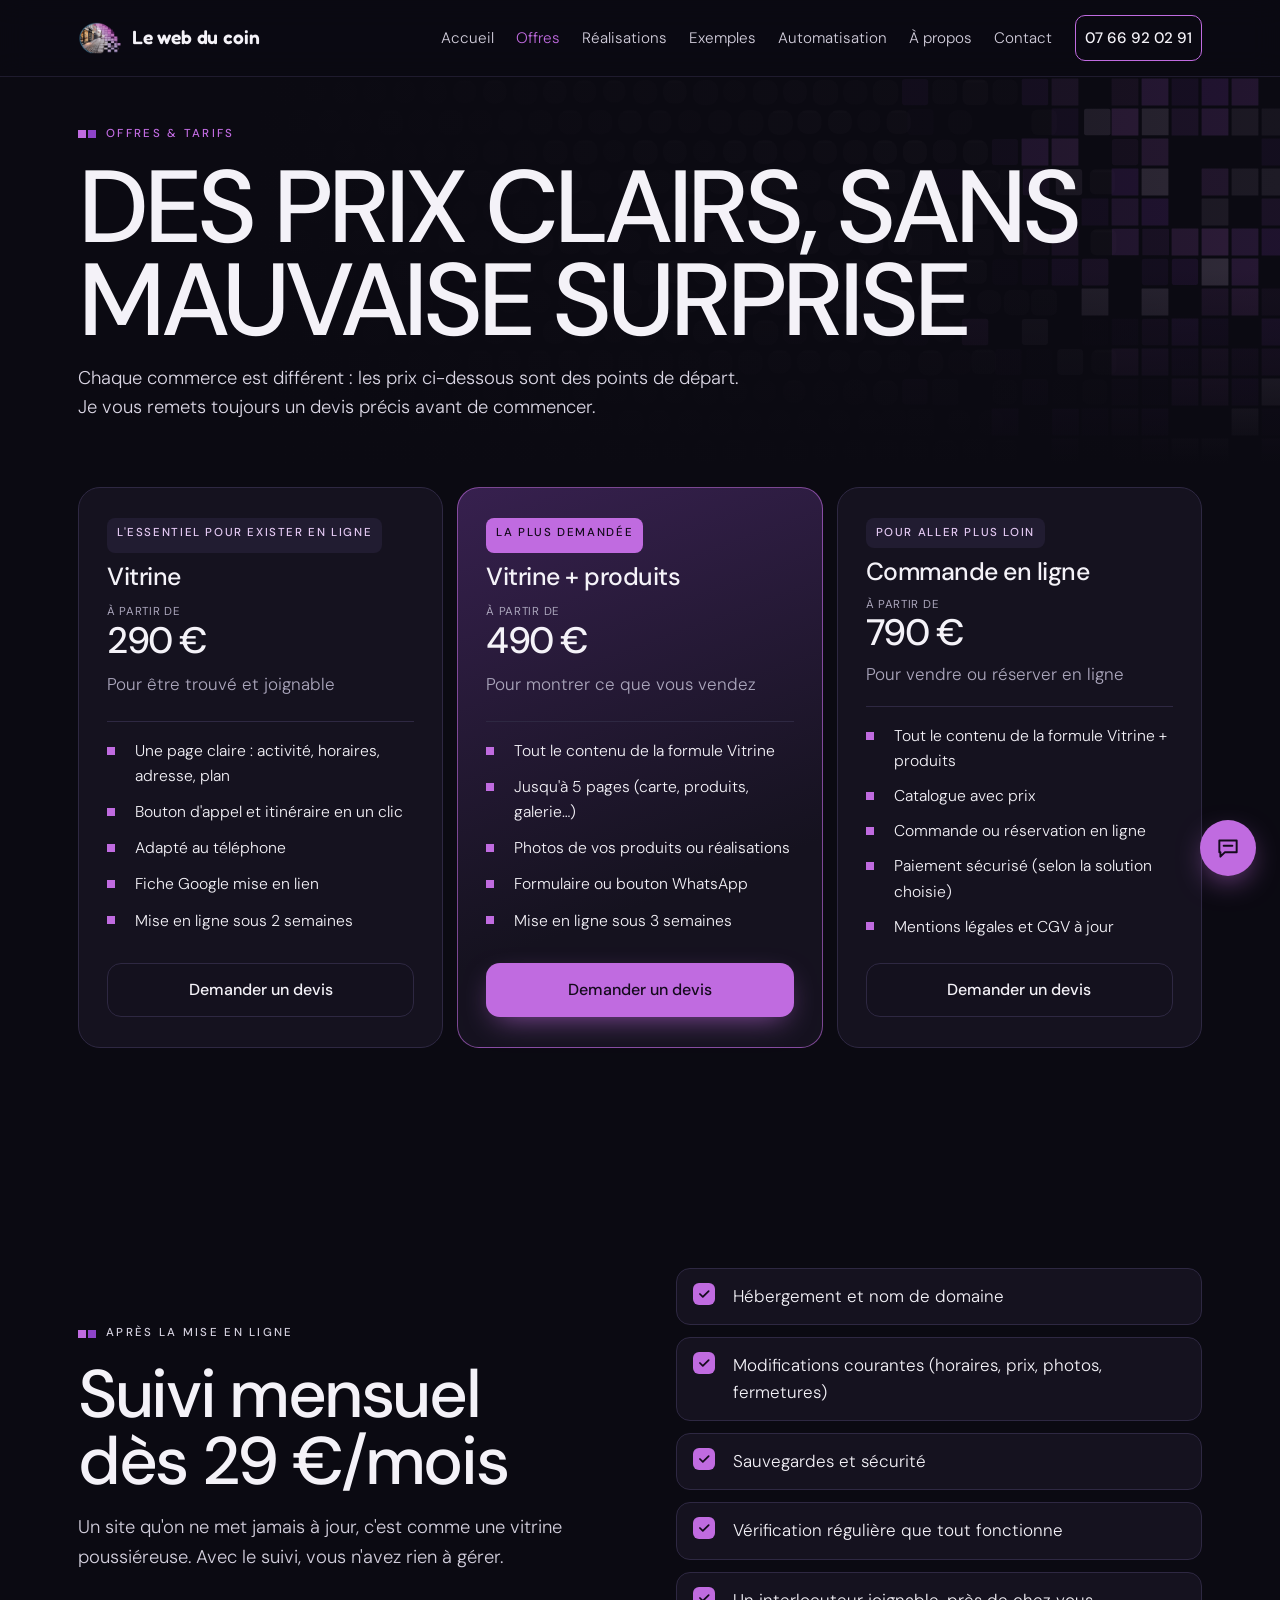
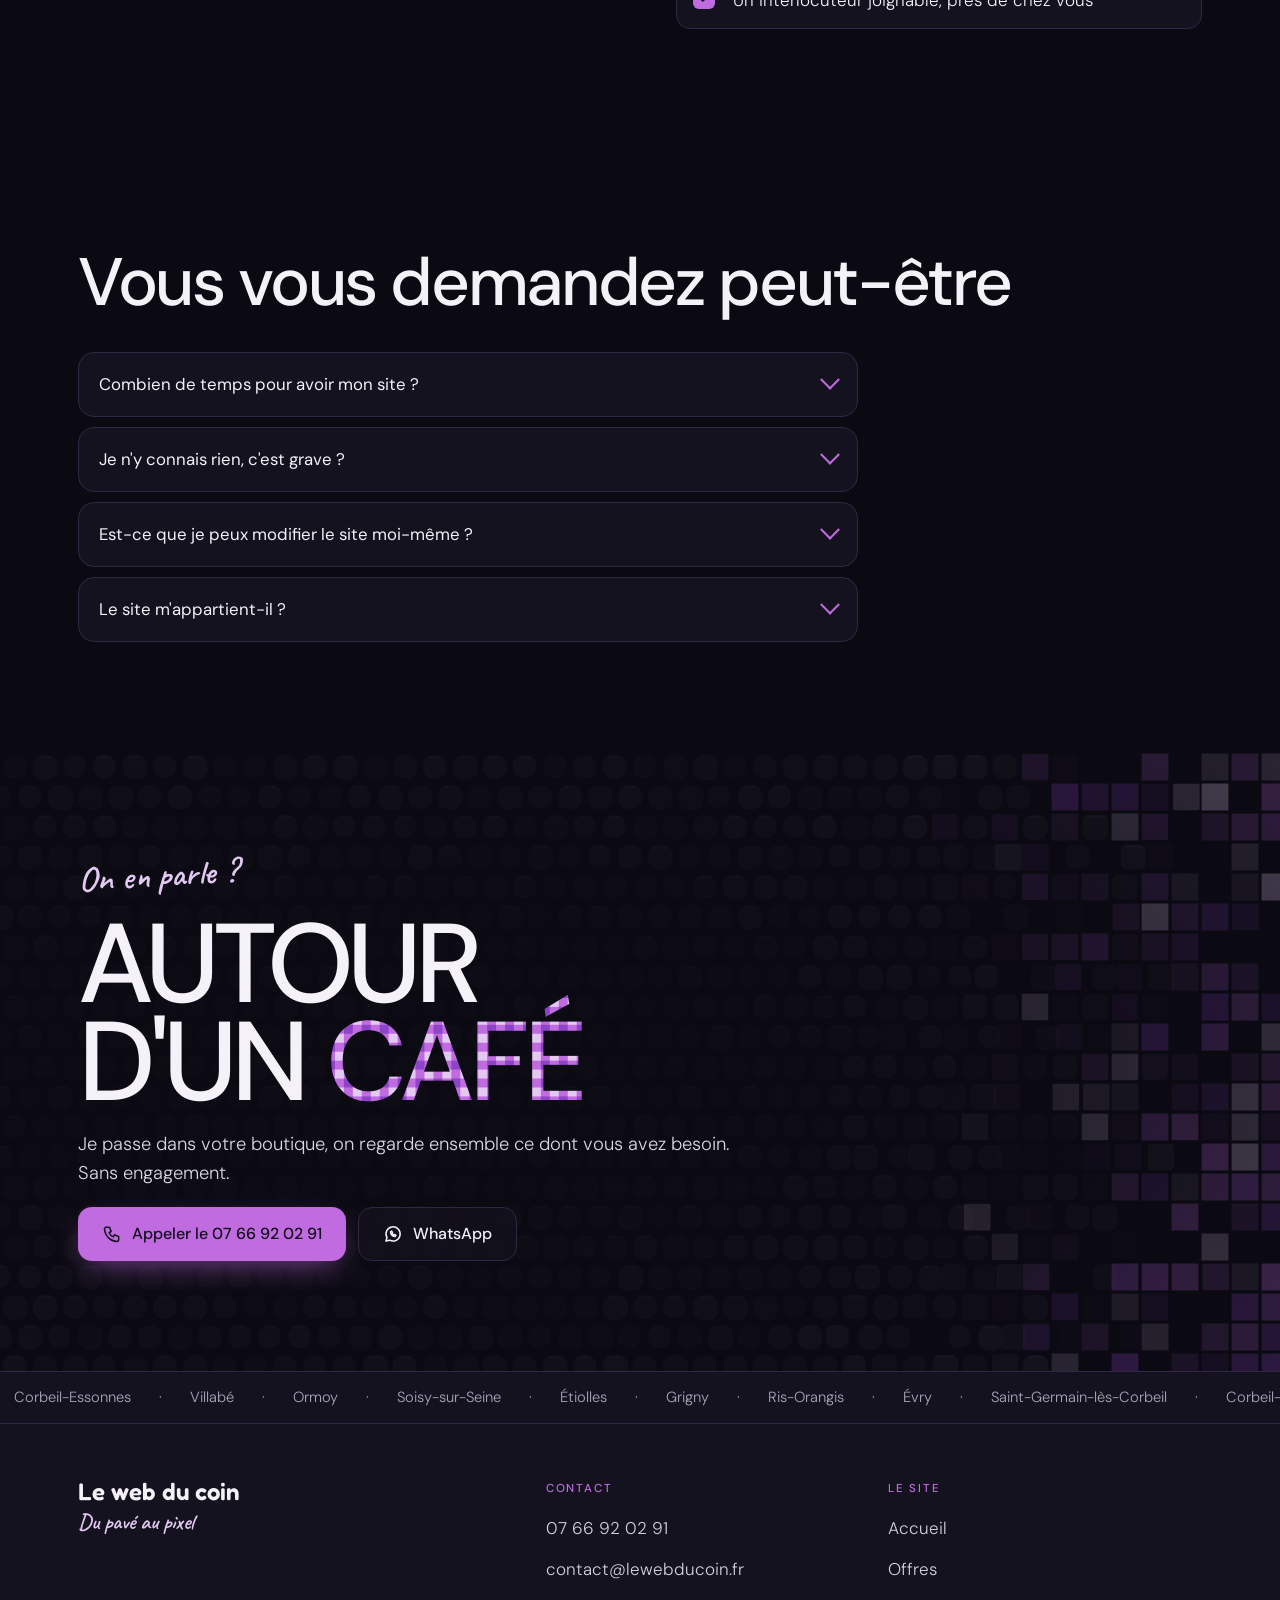
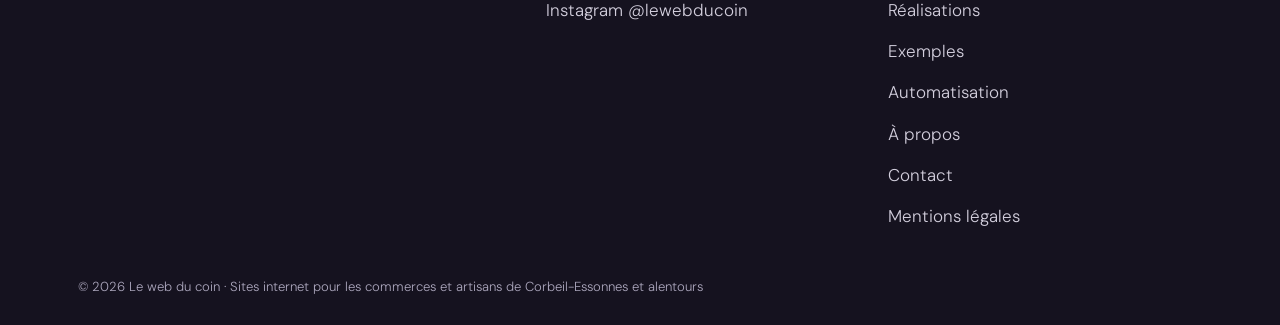
<file: offres.html>
<!doctype html>
<html lang="fr">
<head>
<meta charset="utf-8">
<meta name="viewport" content="width=device-width, initial-scale=1, viewport-fit=cover">
<title>Offres et tarifs — Le web du coin</title>
<meta name="description" content="Création de site vitrine à partir de 290 €, site avec produits à partir de 490 €, commande en ligne à partir de 790 €. Suivi mensuel à partir de 29 €/mois.">
<link rel="canonical" href="https://lewebducoin.fr/offres.html">
<meta property="og:title" content="Offres et tarifs — Le web du coin">
<meta property="og:description" content="Création de site vitrine à partir de 290 €, site avec produits à partir de 490 €, commande en ligne à partir de 790 €. Suivi mensuel à partir de 29 €/mois.">
<meta property="og:image" content="https://lewebducoin.fr/assets/img/og-image.jpg">
<meta property="og:type" content="website">
<meta name="theme-color" content="#0B0A12">
<link rel="icon" type="image/png" href="assets/img/favicon.png">
<link rel="apple-touch-icon" href="assets/img/apple-touch-icon.png">
<link rel="preload" href="assets/fonts/dm-sans-latin-500-normal.woff2" as="font" type="font/woff2" crossorigin>
<link rel="stylesheet" href="assets/css/style.css?v=5">
<script type="application/ld+json">{"@context":"https://schema.org","@type":"ProfessionalService","name":"Le web du coin","slogan":"Du pavé au pixel","url":"https://lewebducoin.fr","telephone":"+33766920291","email":"contact@lewebducoin.fr","areaServed":[{"@type": "City", "name": "Corbeil-Essonnes"}, {"@type": "City", "name": "Villabé"}, {"@type": "City", "name": "Ormoy"}, {"@type": "City", "name": "Soisy-sur-Seine"}, {"@type": "City", "name": "Étiolles"}, {"@type": "City", "name": "Grigny"}],"address":{"@type":"PostalAddress","addressLocality":"Corbeil-Essonnes","postalCode":"91100","addressCountry":"FR"},"sameAs":["https://www.instagram.com/lewebducoin/"]}</script>
</head>
<body>
<a class="skip" href="#main">Aller au contenu</a>
<header class="header"><div class="wrap head-in">
  <a class="brand" href="index.html"><img src="assets/img/embleme.webp" alt="" width="44" height="32">Le web du coin</a>
  <nav aria-label="Menu principal"><ul class="nav"><li><a href="index.html">Accueil</a></li><li><a href="offres.html" aria-current="page">Offres</a></li><li><a href="realisations.html">Réalisations</a></li><li><a href="exemples.html">Exemples</a></li><li><a href="automatisation.html">Automatisation</a></li><li><a href="a-propos.html">À propos</a></li><li><a href="contact.html">Contact</a></li><li class="nav-tel"><a href="tel:+33766920291">07 66 92 02 91</a></li></ul></nav>
  <button class="burger" aria-expanded="false" aria-controls="menu"><i></i><span class="sr">Menu</span></button>
</div></header>
<div class="menu" id="menu">
  <nav aria-label="Menu"><ul><li><a href="index.html">Accueil</a></li><li><a href="offres.html" aria-current="page">Offres</a></li><li><a href="realisations.html">Réalisations</a></li><li><a href="exemples.html">Exemples</a></li><li><a href="automatisation.html">Automatisation</a></li><li><a href="a-propos.html">À propos</a></li><li><a href="contact.html">Contact</a></li></ul></nav>
  <div class="menu-foot">
    <p class="hand" style="font-size:1.6rem">Un message, et je passe vous voir.</p>
    <div class="btns full"><a class="btn btn-main" href="tel:+33766920291"><svg viewBox="0 0 24 24" fill="none" stroke="currentColor" stroke-width="1.8" stroke-linecap="round" stroke-linejoin="round" aria-hidden="true"><path d="M5 4h4l2 5-2.5 1.5a11 11 0 0 0 5 5L15 13l5 2v4a2 2 0 0 1-2 2A16 16 0 0 1 3 6a2 2 0 0 1 2-2"/></svg>07 66 92 02 91</a><a class="btn btn-line" href="mailto:contact@lewebducoin.fr"><svg viewBox="0 0 24 24" fill="none" stroke="currentColor" stroke-width="1.8" stroke-linecap="round" stroke-linejoin="round" aria-hidden="true"><rect x="3" y="5" width="18" height="14" rx="2"/><path d="M3 7l9 6 9-6"/></svg>Écrire un e-mail</a></div>
  </div>
</div>
<main id="main">
<section class="phero"><canvas class="mosaique" data-front=".62" aria-hidden="true"></canvas><div class="wrap">
  <p class="kicker">Offres & tarifs</p>
  <h1>Des prix clairs, sans mauvaise surprise</h1>
  <p class="lead">Chaque commerce est différent : les prix ci-dessous sont des points de départ. Je vous remets toujours un devis précis avant de commencer.</p>
</div></section>
<section class="offres-sec" style="padding-top:24px"><div class="wrap">
  <div class="offres"><article class="offre" data-r><p class="badge">L'essentiel pour exister en ligne</p><div class="offre-top"><h3>Vitrine</h3><p class="prix"><small>à partir de</small>290 €</p></div><p class="offre-s">Pour être trouvé et joignable</p><ul><li>Une page claire : activité, horaires, adresse, plan</li><li>Bouton d'appel et itinéraire en un clic</li><li>Adapté au téléphone</li><li>Fiche Google mise en lien</li><li>Mise en ligne sous 2 semaines</li></ul><a class="btn btn-line" href="contact.html">Demander un devis</a></article><article class="offre vedette" data-r><p class="badge">La plus demandée</p><div class="offre-top"><h3>Vitrine + produits</h3><p class="prix"><small>à partir de</small>490 €</p></div><p class="offre-s">Pour montrer ce que vous vendez</p><ul><li>Tout le contenu de la formule Vitrine</li><li>Jusqu'à 5 pages (carte, produits, galerie…)</li><li>Photos de vos produits ou réalisations</li><li>Formulaire ou bouton WhatsApp</li><li>Mise en ligne sous 3 semaines</li></ul><a class="btn btn-main" href="contact.html">Demander un devis</a></article><article class="offre" data-r><p class="badge">Pour aller plus loin</p><div class="offre-top"><h3>Commande en ligne</h3><p class="prix"><small>à partir de</small>790 €</p></div><p class="offre-s">Pour vendre ou réserver en ligne</p><ul><li>Tout le contenu de la formule Vitrine + produits</li><li>Catalogue avec prix</li><li>Commande ou réservation en ligne</li><li>Paiement sécurisé (selon la solution choisie)</li><li>Mentions légales et CGV à jour</li></ul><a class="btn btn-line" href="contact.html">Demander un devis</a></article></div>
</div></section>
<section class="suivi"><div class="wrap duo-in">
  <div class="duo-txt"><p class="kicker">Après la mise en ligne</p><h2 data-r>Suivi mensuel dès 29 €/mois</h2>
    <p class="lead" data-r>Un site qu'on ne met jamais à jour, c'est comme une vitrine poussiéreuse. Avec le suivi, vous n'avez rien à gérer.</p></div>
  <ul class="checks"><li data-r>Hébergement et nom de domaine</li><li data-r>Modifications courantes (horaires, prix, photos, fermetures)</li><li data-r>Sauvegardes et sécurité</li><li data-r>Vérification régulière que tout fonctionne</li><li data-r>Un interlocuteur joignable, près de chez vous</li></ul>
</div></section>
<section class="faq"><div class="wrap">
  <div class="sec-head"><h2 data-r>Vous vous demandez peut-être</h2></div>
  <div class="faq-list"><details data-r><summary>Combien de temps pour avoir mon site ?</summary><p>En général 2 à 4 semaines, selon la formule et le temps de rassembler vos textes et photos.</p></details><details data-r><summary>Je n'y connais rien, c'est grave ?</summary><p>Pas du tout. C'est justement mon rôle : vous me parlez de votre commerce, je m'occupe du reste.</p></details><details data-r><summary>Est-ce que je peux modifier le site moi-même ?</summary><p>Avec le suivi mensuel, vous m'envoyez un message et je fais les modifications pour vous. Vous gardez votre temps pour vos clients.</p></details><details data-r><summary>Le site m'appartient-il ?</summary><p>Oui. Le nom de domaine est à votre nom et vous gardez vos contenus, même si vous arrêtez le suivi.</p></details></div>
</div></section>
<section class="cta"><canvas class="mosaique" data-front=".55" aria-hidden="true"></canvas><div class="wrap">
  <p class="hand" data-r>On en parle ?</p>
  <h2>Autour<br>d'un <span class="px">café</span></h2>
  <p class="lead" data-r>Je passe dans votre boutique, on regarde ensemble ce dont vous avez besoin. Sans engagement.</p>
  <div class="btns" data-r><a class="btn btn-main" href="tel:+33766920291"><svg viewBox="0 0 24 24" fill="none" stroke="currentColor" stroke-width="1.8" stroke-linecap="round" stroke-linejoin="round" aria-hidden="true"><path d="M5 4h4l2 5-2.5 1.5a11 11 0 0 0 5 5L15 13l5 2v4a2 2 0 0 1-2 2A16 16 0 0 1 3 6a2 2 0 0 1 2-2"/></svg>Appeler le 07 66 92 02 91</a><a class="btn btn-line" href="https://wa.me/33766920291?text=Bonjour%2C%20je%20souhaite%20des%20infos%20pour%20le%20site%20de%20mon%20commerce." rel="noopener"><svg viewBox="0 0 24 24" fill="none" stroke="currentColor" stroke-width="1.8" stroke-linecap="round" stroke-linejoin="round" aria-hidden="true"><path d="M3.5 20.5l1.3-4.2A8.5 8.5 0 1 1 8 19.4z"/><path d="M9 9.5c0 3 2.5 5.5 5.5 5.5l1-1.5-2-1-1 .8a4 4 0 0 1-1.8-1.8l.8-1-1-2z"/></svg>WhatsApp</a></div>
</div></section>
</main>
<footer class="footer">
  <div class="band" aria-hidden="true"><div class="band-in"><span>Corbeil-Essonnes</span><span aria-hidden="true">·</span><span>Villabé</span><span aria-hidden="true">·</span><span>Ormoy</span><span aria-hidden="true">·</span><span>Soisy-sur-Seine</span><span aria-hidden="true">·</span><span>Étiolles</span><span aria-hidden="true">·</span><span>Grigny</span><span aria-hidden="true">·</span><span>Ris-Orangis</span><span aria-hidden="true">·</span><span>Évry</span><span aria-hidden="true">·</span><span>Saint-Germain-lès-Corbeil</span><span aria-hidden="true">·</span><span>Corbeil-Essonnes</span><span aria-hidden="true">·</span><span>Villabé</span><span aria-hidden="true">·</span><span>Ormoy</span><span aria-hidden="true">·</span><span>Soisy-sur-Seine</span><span aria-hidden="true">·</span><span>Étiolles</span><span aria-hidden="true">·</span><span>Grigny</span><span aria-hidden="true">·</span><span>Ris-Orangis</span><span aria-hidden="true">·</span><span>Évry</span><span aria-hidden="true">·</span><span>Saint-Germain-lès-Corbeil</span><span aria-hidden="true">·</span></div></div>
  <div class="wrap foot-in">
    <div><p class="foot-logo">Le web du coin</p><p class="hand">Du pavé au pixel</p></div>
    <div><p class="foot-h">Contact</p><ul><li><a href="tel:+33766920291">07 66 92 02 91</a></li><li><a href="mailto:contact@lewebducoin.fr">contact@lewebducoin.fr</a></li><li><a href="https://www.instagram.com/lewebducoin/" rel="noopener">Instagram @lewebducoin</a></li></ul></div>
    <div><p class="foot-h">Le site</p><ul><li><a href="index.html">Accueil</a></li><li><a href="offres.html">Offres</a></li><li><a href="realisations.html">Réalisations</a></li><li><a href="exemples.html">Exemples</a></li><li><a href="automatisation.html">Automatisation</a></li><li><a href="a-propos.html">À propos</a></li><li><a href="contact.html">Contact</a></li><li><a href="mentions-legales.html">Mentions légales</a></li></ul></div>
  </div>
  <p class="wrap foot-copy">© 2026 Le web du coin · Sites internet pour les commerces et artisans de Corbeil-Essonnes et alentours</p>
</footer>
<div class="barre"><a class="btn btn-main" href="tel:+33766920291"><svg viewBox="0 0 24 24" fill="none" stroke="currentColor" stroke-width="1.8" stroke-linecap="round" stroke-linejoin="round" aria-hidden="true"><path d="M5 4h4l2 5-2.5 1.5a11 11 0 0 0 5 5L15 13l5 2v4a2 2 0 0 1-2 2A16 16 0 0 1 3 6a2 2 0 0 1 2-2"/></svg>Appeler</a><a class="btn btn-wa" href="https://wa.me/33766920291?text=Bonjour%2C%20je%20souhaite%20des%20infos%20pour%20le%20site%20de%20mon%20commerce." rel="noopener"><svg viewBox="0 0 24 24" fill="none" stroke="currentColor" stroke-width="1.8" stroke-linecap="round" stroke-linejoin="round" aria-hidden="true"><path d="M3.5 20.5l1.3-4.2A8.5 8.5 0 1 1 8 19.4z"/><path d="M9 9.5c0 3 2.5 5.5 5.5 5.5l1-1.5-2-1-1 .8a4 4 0 0 1-1.8-1.8l.8-1-1-2z"/></svg>WhatsApp</a></div>
<button class="chat-bulle" type="button" data-webhook="https://n8n.168.231.80.71.sslip.io/webhook/lwdc-chat-trigger/chat" data-version="1.40.4" aria-label="Poser une question à l'assistant"><svg viewBox="0 0 24 24" fill="none" stroke="currentColor" stroke-width="1.8" stroke-linecap="round" stroke-linejoin="round" aria-hidden="true"><path d="M4 5h16v11H9l-4 4v-4H4z"/><path d="M8 10h8"/></svg></button>
<script src="assets/js/main.js?v=5" defer></script>
</body>
</html>
</file>
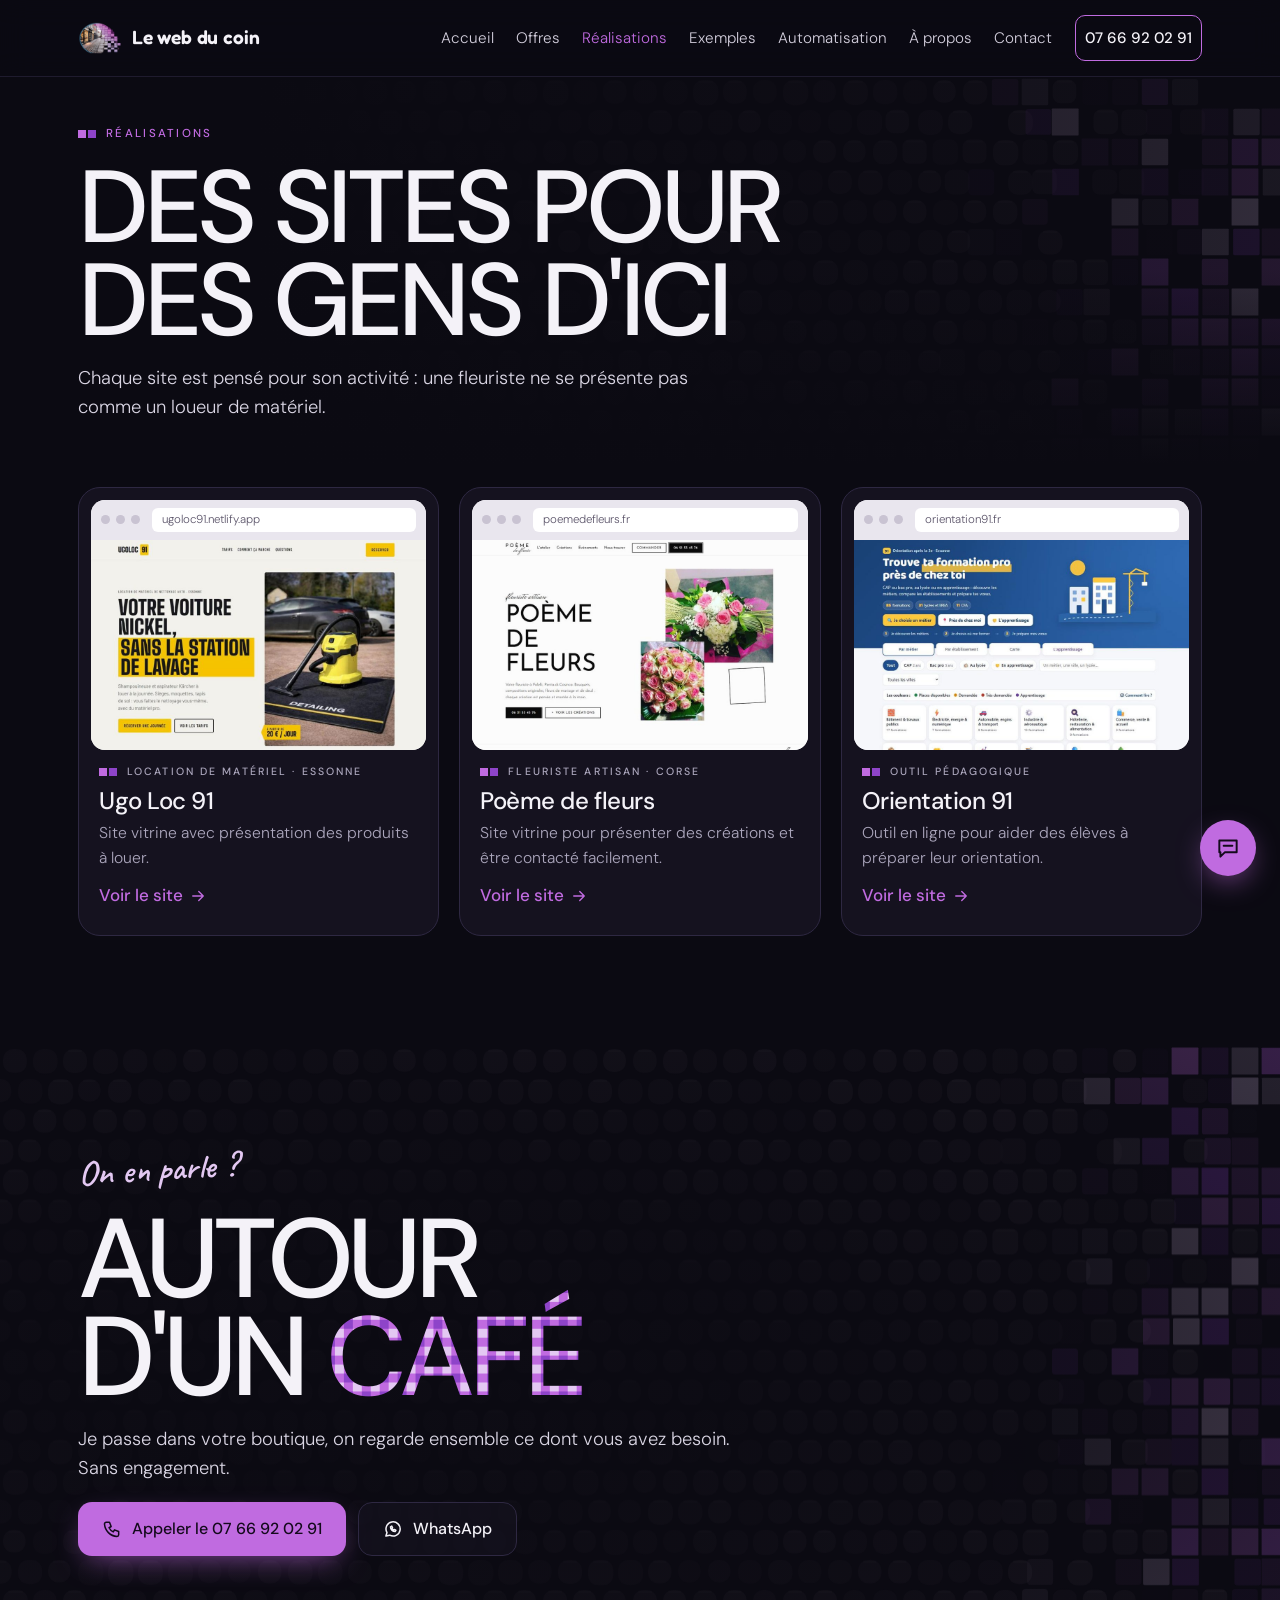
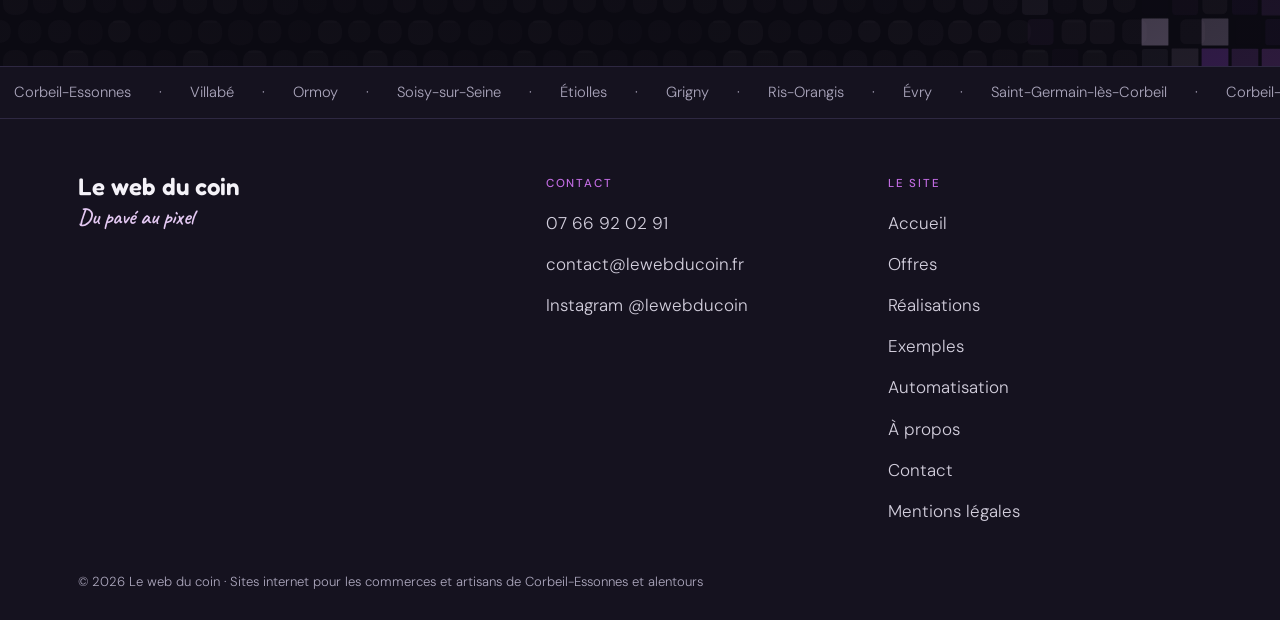
<file: realisations.html>
<!doctype html>
<html lang="fr">
<head>
<meta charset="utf-8">
<meta name="viewport" content="width=device-width, initial-scale=1, viewport-fit=cover">
<title>Réalisations — Le web du coin</title>
<meta name="description" content="Exemples de sites internet créés par Le web du coin pour des commerces et projets de l'Essonne.">
<link rel="canonical" href="https://lewebducoin.fr/realisations.html">
<meta property="og:title" content="Réalisations — Le web du coin">
<meta property="og:description" content="Exemples de sites internet créés par Le web du coin pour des commerces et projets de l'Essonne.">
<meta property="og:image" content="https://lewebducoin.fr/assets/img/og-image.jpg">
<meta property="og:type" content="website">
<meta name="theme-color" content="#0B0A12">
<link rel="icon" type="image/png" href="assets/img/favicon.png">
<link rel="apple-touch-icon" href="assets/img/apple-touch-icon.png">
<link rel="preload" href="assets/fonts/dm-sans-latin-500-normal.woff2" as="font" type="font/woff2" crossorigin>
<link rel="stylesheet" href="assets/css/style.css?v=5">
<script type="application/ld+json">{"@context":"https://schema.org","@type":"ProfessionalService","name":"Le web du coin","slogan":"Du pavé au pixel","url":"https://lewebducoin.fr","telephone":"+33766920291","email":"contact@lewebducoin.fr","areaServed":[{"@type": "City", "name": "Corbeil-Essonnes"}, {"@type": "City", "name": "Villabé"}, {"@type": "City", "name": "Ormoy"}, {"@type": "City", "name": "Soisy-sur-Seine"}, {"@type": "City", "name": "Étiolles"}, {"@type": "City", "name": "Grigny"}],"address":{"@type":"PostalAddress","addressLocality":"Corbeil-Essonnes","postalCode":"91100","addressCountry":"FR"},"sameAs":["https://www.instagram.com/lewebducoin/"]}</script>
</head>
<body>
<a class="skip" href="#main">Aller au contenu</a>
<header class="header"><div class="wrap head-in">
  <a class="brand" href="index.html"><img src="assets/img/embleme.webp" alt="" width="44" height="32">Le web du coin</a>
  <nav aria-label="Menu principal"><ul class="nav"><li><a href="index.html">Accueil</a></li><li><a href="offres.html">Offres</a></li><li><a href="realisations.html" aria-current="page">Réalisations</a></li><li><a href="exemples.html">Exemples</a></li><li><a href="automatisation.html">Automatisation</a></li><li><a href="a-propos.html">À propos</a></li><li><a href="contact.html">Contact</a></li><li class="nav-tel"><a href="tel:+33766920291">07 66 92 02 91</a></li></ul></nav>
  <button class="burger" aria-expanded="false" aria-controls="menu"><i></i><span class="sr">Menu</span></button>
</div></header>
<div class="menu" id="menu">
  <nav aria-label="Menu"><ul><li><a href="index.html">Accueil</a></li><li><a href="offres.html">Offres</a></li><li><a href="realisations.html" aria-current="page">Réalisations</a></li><li><a href="exemples.html">Exemples</a></li><li><a href="automatisation.html">Automatisation</a></li><li><a href="a-propos.html">À propos</a></li><li><a href="contact.html">Contact</a></li></ul></nav>
  <div class="menu-foot">
    <p class="hand" style="font-size:1.6rem">Un message, et je passe vous voir.</p>
    <div class="btns full"><a class="btn btn-main" href="tel:+33766920291"><svg viewBox="0 0 24 24" fill="none" stroke="currentColor" stroke-width="1.8" stroke-linecap="round" stroke-linejoin="round" aria-hidden="true"><path d="M5 4h4l2 5-2.5 1.5a11 11 0 0 0 5 5L15 13l5 2v4a2 2 0 0 1-2 2A16 16 0 0 1 3 6a2 2 0 0 1 2-2"/></svg>07 66 92 02 91</a><a class="btn btn-line" href="mailto:contact@lewebducoin.fr"><svg viewBox="0 0 24 24" fill="none" stroke="currentColor" stroke-width="1.8" stroke-linecap="round" stroke-linejoin="round" aria-hidden="true"><rect x="3" y="5" width="18" height="14" rx="2"/><path d="M3 7l9 6 9-6"/></svg>Écrire un e-mail</a></div>
  </div>
</div>
<main id="main">
<section class="phero"><canvas class="mosaique" data-front=".62" aria-hidden="true"></canvas><div class="wrap">
  <p class="kicker">Réalisations</p>
  <h1>Des sites pour des gens d'ici</h1>
  <p class="lead">Chaque site est pensé pour son activité : une fleuriste ne se présente pas comme un loueur de matériel.</p>
</div></section>
<section style="padding-top:24px"><div class="wrap"><div class="reals"><a class="real" href="https://ugoloc91.netlify.app/" target="_blank" rel="noopener" data-r><div class="navig"><div class="navig-bar"><i></i><i></i><i></i><span>ugoloc91.netlify.app</span></div><img src="assets/img/real-ugoloc.jpg" alt="Aperçu du site Ugo Loc 91" loading="lazy" width="960" height="600"></div><div class="real-txt"><p class="kicker">Location de matériel · Essonne</p><h3>Ugo Loc 91</h3><p>Site vitrine avec présentation des produits à louer.</p><span class="lnk">Voir le site <svg viewBox="0 0 24 24" fill="none" stroke="currentColor" stroke-width="1.8" stroke-linecap="round" stroke-linejoin="round" aria-hidden="true"><path d="M5 12h14M13 6l6 6-6 6"/></svg></span></div></a><a class="real" href="https://poemedefleurs.fr/" target="_blank" rel="noopener" data-r><div class="navig"><div class="navig-bar"><i></i><i></i><i></i><span>poemedefleurs.fr</span></div><img src="assets/img/real-poeme.jpg?v=2" alt="Aperçu du site Poème de fleurs" loading="lazy" width="960" height="600"></div><div class="real-txt"><p class="kicker">Fleuriste artisan · Corse</p><h3>Poème de fleurs</h3><p>Site vitrine pour présenter des créations et être contacté facilement.</p><span class="lnk">Voir le site <svg viewBox="0 0 24 24" fill="none" stroke="currentColor" stroke-width="1.8" stroke-linecap="round" stroke-linejoin="round" aria-hidden="true"><path d="M5 12h14M13 6l6 6-6 6"/></svg></span></div></a><a class="real" href="https://orientation91.fr/" target="_blank" rel="noopener" data-r><div class="navig"><div class="navig-bar"><i></i><i></i><i></i><span>orientation91.fr</span></div><img src="assets/img/real-orientation.jpg" alt="Aperçu du site Orientation 91" loading="lazy" width="960" height="600"></div><div class="real-txt"><p class="kicker">Outil pédagogique</p><h3>Orientation 91</h3><p>Outil en ligne pour aider des élèves à préparer leur orientation.</p><span class="lnk">Voir le site <svg viewBox="0 0 24 24" fill="none" stroke="currentColor" stroke-width="1.8" stroke-linecap="round" stroke-linejoin="round" aria-hidden="true"><path d="M5 12h14M13 6l6 6-6 6"/></svg></span></div></a></div></div></section>
<section class="cta"><canvas class="mosaique" data-front=".55" aria-hidden="true"></canvas><div class="wrap">
  <p class="hand" data-r>On en parle ?</p>
  <h2>Autour<br>d'un <span class="px">café</span></h2>
  <p class="lead" data-r>Je passe dans votre boutique, on regarde ensemble ce dont vous avez besoin. Sans engagement.</p>
  <div class="btns" data-r><a class="btn btn-main" href="tel:+33766920291"><svg viewBox="0 0 24 24" fill="none" stroke="currentColor" stroke-width="1.8" stroke-linecap="round" stroke-linejoin="round" aria-hidden="true"><path d="M5 4h4l2 5-2.5 1.5a11 11 0 0 0 5 5L15 13l5 2v4a2 2 0 0 1-2 2A16 16 0 0 1 3 6a2 2 0 0 1 2-2"/></svg>Appeler le 07 66 92 02 91</a><a class="btn btn-line" href="https://wa.me/33766920291?text=Bonjour%2C%20je%20souhaite%20des%20infos%20pour%20le%20site%20de%20mon%20commerce." rel="noopener"><svg viewBox="0 0 24 24" fill="none" stroke="currentColor" stroke-width="1.8" stroke-linecap="round" stroke-linejoin="round" aria-hidden="true"><path d="M3.5 20.5l1.3-4.2A8.5 8.5 0 1 1 8 19.4z"/><path d="M9 9.5c0 3 2.5 5.5 5.5 5.5l1-1.5-2-1-1 .8a4 4 0 0 1-1.8-1.8l.8-1-1-2z"/></svg>WhatsApp</a></div>
</div></section>
</main>
<footer class="footer">
  <div class="band" aria-hidden="true"><div class="band-in"><span>Corbeil-Essonnes</span><span aria-hidden="true">·</span><span>Villabé</span><span aria-hidden="true">·</span><span>Ormoy</span><span aria-hidden="true">·</span><span>Soisy-sur-Seine</span><span aria-hidden="true">·</span><span>Étiolles</span><span aria-hidden="true">·</span><span>Grigny</span><span aria-hidden="true">·</span><span>Ris-Orangis</span><span aria-hidden="true">·</span><span>Évry</span><span aria-hidden="true">·</span><span>Saint-Germain-lès-Corbeil</span><span aria-hidden="true">·</span><span>Corbeil-Essonnes</span><span aria-hidden="true">·</span><span>Villabé</span><span aria-hidden="true">·</span><span>Ormoy</span><span aria-hidden="true">·</span><span>Soisy-sur-Seine</span><span aria-hidden="true">·</span><span>Étiolles</span><span aria-hidden="true">·</span><span>Grigny</span><span aria-hidden="true">·</span><span>Ris-Orangis</span><span aria-hidden="true">·</span><span>Évry</span><span aria-hidden="true">·</span><span>Saint-Germain-lès-Corbeil</span><span aria-hidden="true">·</span></div></div>
  <div class="wrap foot-in">
    <div><p class="foot-logo">Le web du coin</p><p class="hand">Du pavé au pixel</p></div>
    <div><p class="foot-h">Contact</p><ul><li><a href="tel:+33766920291">07 66 92 02 91</a></li><li><a href="mailto:contact@lewebducoin.fr">contact@lewebducoin.fr</a></li><li><a href="https://www.instagram.com/lewebducoin/" rel="noopener">Instagram @lewebducoin</a></li></ul></div>
    <div><p class="foot-h">Le site</p><ul><li><a href="index.html">Accueil</a></li><li><a href="offres.html">Offres</a></li><li><a href="realisations.html">Réalisations</a></li><li><a href="exemples.html">Exemples</a></li><li><a href="automatisation.html">Automatisation</a></li><li><a href="a-propos.html">À propos</a></li><li><a href="contact.html">Contact</a></li><li><a href="mentions-legales.html">Mentions légales</a></li></ul></div>
  </div>
  <p class="wrap foot-copy">© 2026 Le web du coin · Sites internet pour les commerces et artisans de Corbeil-Essonnes et alentours</p>
</footer>
<div class="barre"><a class="btn btn-main" href="tel:+33766920291"><svg viewBox="0 0 24 24" fill="none" stroke="currentColor" stroke-width="1.8" stroke-linecap="round" stroke-linejoin="round" aria-hidden="true"><path d="M5 4h4l2 5-2.5 1.5a11 11 0 0 0 5 5L15 13l5 2v4a2 2 0 0 1-2 2A16 16 0 0 1 3 6a2 2 0 0 1 2-2"/></svg>Appeler</a><a class="btn btn-wa" href="https://wa.me/33766920291?text=Bonjour%2C%20je%20souhaite%20des%20infos%20pour%20le%20site%20de%20mon%20commerce." rel="noopener"><svg viewBox="0 0 24 24" fill="none" stroke="currentColor" stroke-width="1.8" stroke-linecap="round" stroke-linejoin="round" aria-hidden="true"><path d="M3.5 20.5l1.3-4.2A8.5 8.5 0 1 1 8 19.4z"/><path d="M9 9.5c0 3 2.5 5.5 5.5 5.5l1-1.5-2-1-1 .8a4 4 0 0 1-1.8-1.8l.8-1-1-2z"/></svg>WhatsApp</a></div>
<button class="chat-bulle" type="button" data-webhook="https://n8n.168.231.80.71.sslip.io/webhook/lwdc-chat-trigger/chat" data-version="1.40.4" aria-label="Poser une question à l'assistant"><svg viewBox="0 0 24 24" fill="none" stroke="currentColor" stroke-width="1.8" stroke-linecap="round" stroke-linejoin="round" aria-hidden="true"><path d="M4 5h16v11H9l-4 4v-4H4z"/><path d="M8 10h8"/></svg></button>
<script src="assets/js/main.js?v=5" defer></script>
</body>
</html>
</file>
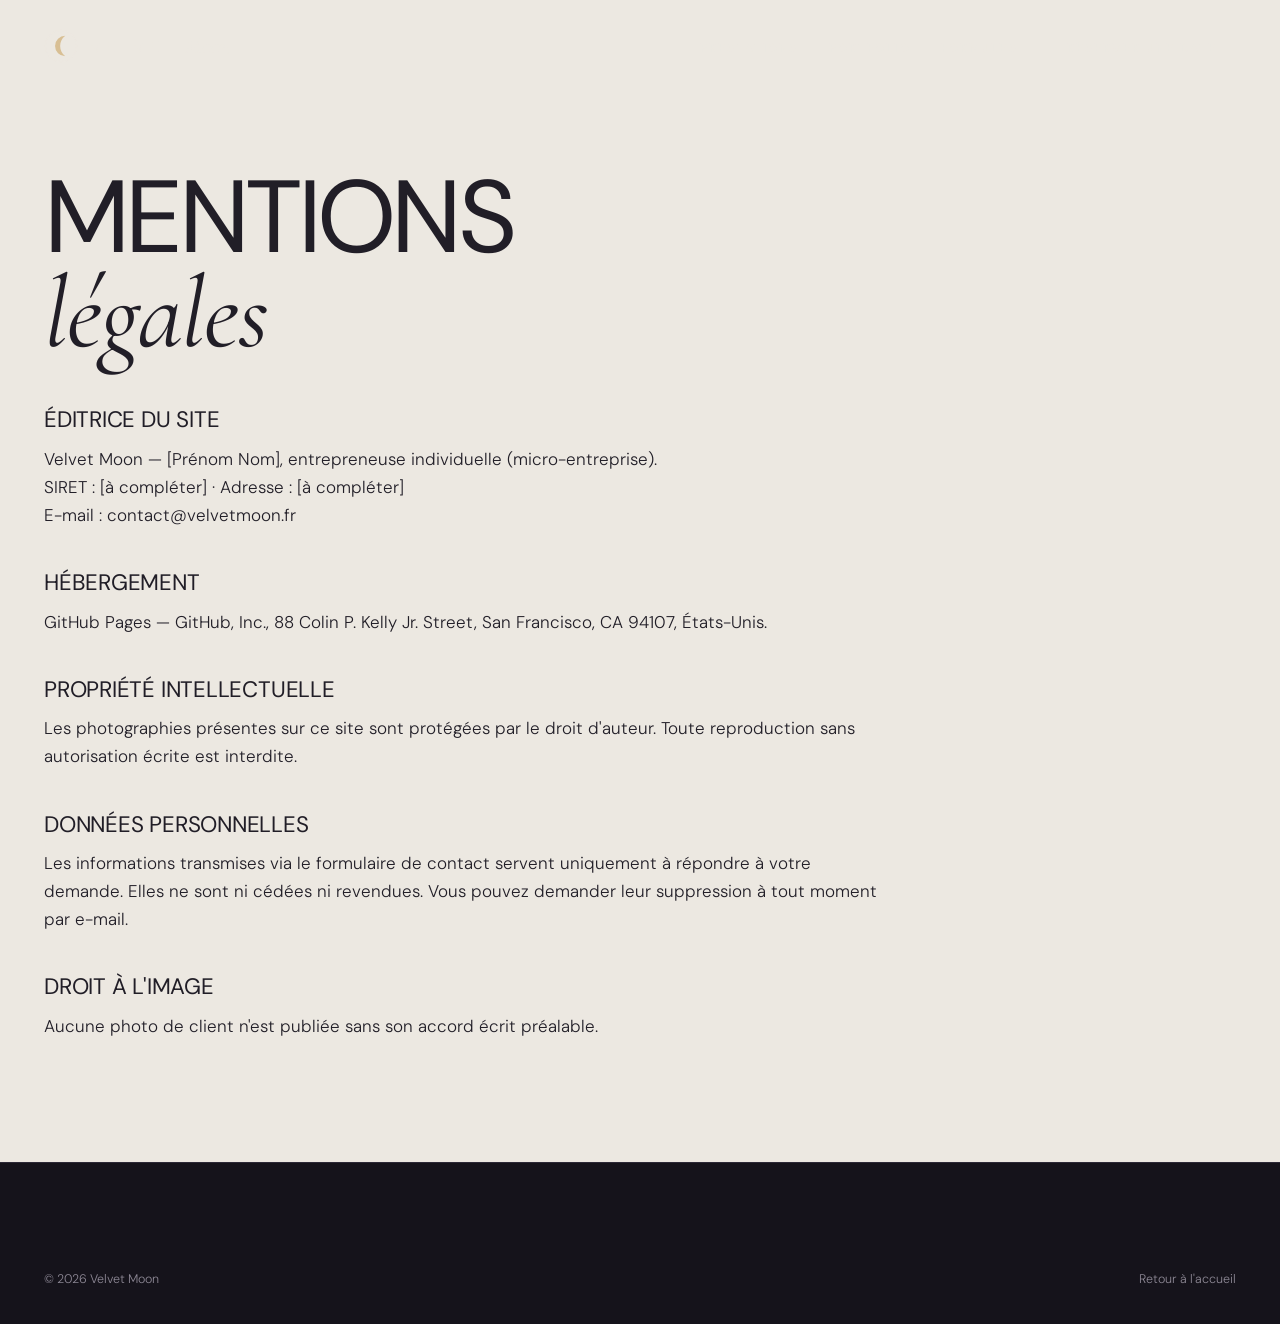
<file: velvetmoon/mentions-legales.html>
<!doctype html>
<html lang="fr">
<head>
<meta charset="utf-8">
<meta name="viewport" content="width=device-width, initial-scale=1">
<title>Mentions légales — Velvet Moon</title>
<meta name="robots" content="noindex, nofollow">
<meta name="theme-color" content="#15131B">
<link rel="stylesheet" href="assets/css/style.css">
</head>
<body>
<header class="header small"><div class="wrap head-in">
  <a class="brand" href="index.html"><svg viewBox="0 0 40 40" aria-hidden="true"><circle cx="20" cy="20" r="18.5" fill="none" stroke="currentColor" stroke-width="1"/><path d="M25 8A12 12 0 1 0 25 32A15 15 0 0 1 25 8z" fill="#D8BF94"/></svg><b>Velvet <i>Moon</i></b></a>
  <button class="nav-toggle" aria-expanded="false" aria-controls="menu"><span></span><b class="sr">Menu</b></button>
  <nav aria-label="Menu principal"><ul class="nav" id="menu"><li><a href="index.html#prestations">Prestations</a></li><li><a href="index.html#portfolio">Portfolio</a></li><li><a href="index.html#formules">Formules</a></li><li class="nav-cta"><a href="index.html#contact">Réserver une date</a></li></ul></nav>
</div></header>
<main id="main" class="page"><div class="wrap">
  <h1 class="xl">Mentions<br><em>légales</em></h1>
  <h2>Éditrice du site</h2>
  <p>Velvet Moon — [Prénom Nom], entrepreneuse individuelle (micro-entreprise).<br>SIRET : [à compléter] · Adresse : [à compléter]<br>E-mail : contact@velvetmoon.fr</p>
  <h2>Hébergement</h2>
  <p>GitHub Pages — GitHub, Inc., 88 Colin P. Kelly Jr. Street, San Francisco, CA 94107, États-Unis.</p>
  <h2>Propriété intellectuelle</h2>
  <p>Les photographies présentes sur ce site sont protégées par le droit d'auteur. Toute reproduction sans autorisation écrite est interdite.</p>
  <h2>Données personnelles</h2>
  <p>Les informations transmises via le formulaire de contact servent uniquement à répondre à votre demande. Elles ne sont ni cédées ni revendues. Vous pouvez demander leur suppression à tout moment par e-mail.</p>
  <h2>Droit à l'image</h2>
  <p>Aucune photo de client n'est publiée sans son accord écrit préalable.</p>
</div></main>
<footer class="footer"><div class="wrap"><div class="foot-bot"><p>© <span id="y">2026</span> Velvet Moon</p><p><a href="index.html">Retour à l'accueil</a></p></div></div></footer>
<script src="assets/js/main.js"></script>
</body>
</html>
</file>
<file: assets/css/style.css>
/* Le Web du Coin — v3 · « Du pavé au pixel »
   Mise en page : téléphone d'abord, une colonne, gros boutons au pouce ; 2 colonnes à partir de 900px.
   Univers : la rue pavée (gris chaud, arrondi, irrégulier) qui devient pixel (mauve, carré, net). */
@font-face{font-family:"DM";src:url(../fonts/dm-sans-latin-300-normal.woff2) format("woff2");font-weight:300;font-display:swap}
@font-face{font-family:"DM";src:url(../fonts/dm-sans-latin-400-normal.woff2) format("woff2");font-weight:400;font-display:swap}
@font-face{font-family:"DM";src:url(../fonts/dm-sans-latin-500-normal.woff2) format("woff2");font-weight:500;font-display:swap}
@font-face{font-family:"Fredoka";src:url(../fonts/fredoka-600.woff2) format("woff2");font-weight:600;font-display:swap}
@font-face{font-family:"Hand";src:url(../fonts/caveat-latin-600-normal.woff2) format("woff2");font-weight:600;font-display:swap}

:root{
  --nuit:#0B0A12;        /* fond */
  --nuit-2:#15121F;      /* surfaces */
  --nuit-3:#211C31;      /* surfaces hautes */
  --trait:#2E2842;       /* filets */
  --mauve:#C06BE0;       /* accent */
  --mauve-f:#8E44C9;
  --lilas:#E3C8F2;
  --craie:#F4F2F8;       /* texte */
  --gris:#ABA6BC;        /* texte secondaire */
  --pave:#8A8290;        /* pierre */
  --ok:#3DDC84;
  --f-txt:"DM",system-ui,-apple-system,"Segoe UI",Roboto,sans-serif;
  --f-marque:"Fredoka","DM",system-ui,sans-serif;
  --f-main:"Hand","Comic Sans MS",cursive;
  --max:1160px;
  --g:max(18px,env(safe-area-inset-left,0px));
  --gd:max(18px,env(safe-area-inset-right,0px));
  --ease:cubic-bezier(.2,.7,.2,1);
  --barre:calc(68px + env(safe-area-inset-bottom,0px));
  color-scheme:dark;
}
*{box-sizing:border-box;margin:0;padding:0}
html{scroll-behavior:smooth;-webkit-text-size-adjust:100%;scroll-padding-top:80px}
body{background:var(--nuit);color:var(--craie);font:300 17px/1.6 var(--f-txt);overflow-x:hidden;padding-bottom:var(--barre)}
img{display:block;max-width:100%;height:auto}
a{color:inherit;text-decoration-color:color-mix(in srgb,var(--mauve) 60%,transparent);text-underline-offset:3px}
button{font:inherit;color:inherit;background:none;border:0;cursor:pointer}
:focus-visible{outline:2px solid var(--mauve);outline-offset:3px;border-radius:4px}
::selection{background:var(--mauve);color:#fff}
h1,h2,h3{font-weight:500;line-height:1;letter-spacing:-.035em;text-wrap:balance}
h2{font-size:clamp(2.1rem,8.4vw,4.2rem)}
h3{font-size:1.3rem;letter-spacing:-.02em;line-height:1.15}
p{text-wrap:pretty}
.wrap{width:100%;max-width:var(--max);margin:0 auto;padding-left:var(--g);padding-right:var(--gd)}
.sr{position:absolute;width:1px;height:1px;overflow:hidden;clip:rect(0 0 0 0);white-space:nowrap}
.skip{position:absolute;left:-999px}.skip:focus{left:10px;top:10px;z-index:200;background:#fff;color:#000;padding:8px}
.kicker{font-weight:500;text-transform:uppercase;letter-spacing:.2em;font-size:.72rem;color:var(--mauve);display:flex;align-items:center;gap:10px}
.kicker::before{content:"";width:8px;height:8px;background:var(--mauve);box-shadow:10px 0 0 var(--mauve-f);margin-right:10px}
.hand{font-family:var(--f-main);font-weight:600;color:var(--lilas);letter-spacing:0}
.lead{font-size:1.15rem;color:#DAD6E4;max-width:56ch}
.mute{color:var(--gris)}
.px{background:conic-gradient(var(--mauve) 25%,var(--lilas) 0 50%,var(--mauve) 0 75%,var(--mauve-f) 0) 0 0/.16em .16em;-webkit-background-clip:text;background-clip:text;color:transparent}
section{padding-block:72px}
.sec-head{display:grid;gap:16px;margin-bottom:36px}

/* Boutons */
.btns{display:flex;flex-wrap:wrap;gap:12px}
.btn{display:inline-flex;align-items:center;justify-content:center;gap:10px;min-height:54px;padding:0 24px;border-radius:14px;font-weight:500;font-size:1rem;text-decoration:none;transition:transform .2s var(--ease),background .2s,box-shadow .2s;-webkit-tap-highlight-color:transparent}
.btn:active{transform:scale(.97)}
.btn-main{background:var(--mauve);color:#140A1C;box-shadow:0 10px 30px -10px color-mix(in srgb,var(--mauve) 70%,transparent)}
.btn-main:hover{background:var(--lilas)}
.btn-line{border:1.5px solid var(--trait);background:color-mix(in srgb,var(--nuit-2) 70%,transparent)}
.btn-line:hover{border-color:var(--mauve)}
.btn svg{width:20px;height:20px;flex:none}
.btns.full .btn{flex:1 1 200px}
.lnk{display:inline-flex;align-items:center;gap:6px;color:var(--mauve);font-weight:500;text-decoration:none;padding-block:6px}
.lnk:hover{color:var(--lilas)}
.lnk svg{width:18px;height:18px;flex:none;transition:transform .2s var(--ease)}
.lnk:hover svg,a:hover .lnk svg{transform:translateX(4px)}

/* En-tête */
body::before{content:"";position:fixed;inset:0 0 auto;height:env(safe-area-inset-top,0px);z-index:60;background:var(--nuit)}
.header{position:sticky;top:env(safe-area-inset-top,0px);z-index:50;background:color-mix(in srgb,var(--nuit) 78%,transparent);-webkit-backdrop-filter:blur(14px);backdrop-filter:blur(14px);border-bottom:1px solid color-mix(in srgb,var(--trait) 60%,transparent)}
.head-in{display:flex;align-items:center;justify-content:space-between;height:64px;gap:16px}
.brand{display:flex;align-items:center;gap:10px;text-decoration:none;font:600 1.2rem/1 var(--f-marque);letter-spacing:-.01em}
.brand img{width:44px;height:auto}
.nav{display:none}
.burger{width:48px;height:48px;display:grid;place-items:center;border-radius:12px;margin-right:-8px}
.burger i{display:block;width:22px;height:2px;background:var(--craie);position:relative;transition:transform .3s var(--ease),background .2s}
.burger i::before,.burger i::after{content:"";position:absolute;left:0;width:22px;height:2px;background:var(--craie);transition:transform .3s var(--ease)}
.burger i::before{top:-7px}.burger i::after{top:7px}
.menu-open .burger i{background:transparent}
.menu-open .burger i::before{transform:translateY(7px) rotate(45deg)}
.menu-open .burger i::after{transform:translateY(-7px) rotate(-45deg)}

/* Menu plein écran (téléphone) */
.menu{position:fixed;inset:0;z-index:45;background:var(--nuit);padding:calc(88px + env(safe-area-inset-top,0px)) var(--gd) calc(24px + env(safe-area-inset-bottom,0px)) var(--g);display:flex;flex-direction:column;justify-content:space-between;gap:24px;visibility:hidden;opacity:0;transition:opacity .3s var(--ease),visibility 0s .3s;overflow-y:auto}
.menu-open .menu{visibility:visible;opacity:1;transition:opacity .3s var(--ease)}
.menu ul{list-style:none;display:grid;gap:2px}
.menu ul a{display:flex;align-items:baseline;justify-content:space-between;font-size:clamp(2rem,10vw,3rem);font-weight:500;letter-spacing:-.035em;line-height:1.15;text-decoration:none;padding-block:4px;transform:translateY(14px);opacity:0;transition:transform .45s var(--ease),opacity .45s}
.menu ul a[aria-current]{color:var(--mauve)}
.menu ul a[aria-current]::after{content:"";width:10px;height:10px;background:var(--mauve)}
.menu-open .menu ul a{transform:none;opacity:1}
.menu-open .menu li:nth-child(2) a{transition-delay:.04s}.menu-open .menu li:nth-child(3) a{transition-delay:.08s}
.menu-open .menu li:nth-child(4) a{transition-delay:.12s}.menu-open .menu li:nth-child(5) a{transition-delay:.16s}.menu-open .menu li:nth-child(6) a{transition-delay:.2s}
.menu-open{overflow:hidden}
.menu-foot{display:grid;gap:14px}

/* Barre d'action fixe en bas (téléphone) */
.barre{position:fixed;left:0;right:0;bottom:0;z-index:40;display:grid;grid-template-columns:1fr 1fr;gap:10px;padding:10px var(--gd) calc(10px + env(safe-area-inset-bottom,0px)) var(--g);background:color-mix(in srgb,var(--nuit) 88%,transparent);-webkit-backdrop-filter:blur(14px);backdrop-filter:blur(14px);border-top:1px solid var(--trait);transition:transform .35s var(--ease)}
.barre .btn{min-height:48px;padding:0 12px;font-size:.98rem}
.btn-wa{background:#1FAF5A;color:#04160B}
.menu-open .barre{transform:translateY(110%)}

/* Assistant IA (widget n8n) : bulle au-dessus de la barre sur téléphone, couleurs du site
   (variables posées aussi sur #n8n-chat pour passer devant la feuille du widget, chargée après) */
:root,#n8n-chat{
  --chat-bas:calc(var(--barre) + 14px);
  --chat--window--bottom:var(--chat-bas);
  --chat--window--right:max(14px,env(safe-area-inset-right,0px));
  --chat--window--width:380px;
  --chat--window--height:560px;
  --chat--window--z-index:44;
  --chat--window--border:1px solid var(--trait);
  --chat--border-radius:18px;
  --chat--font-family:var(--f-txt);
  --chat--color--primary:var(--mauve);
  --chat--color--primary-shade-50:var(--mauve-f);
  --chat--color--primary--shade-100:var(--mauve-f);
  --chat--color--secondary:var(--mauve-f);
  --chat--color-secondary-shade-50:var(--mauve-f);
  --chat--color-white:var(--craie);
  --chat--color-light:var(--nuit-2);
  --chat--color-light-shade-50:var(--nuit-3);
  --chat--color-light-shade-100:var(--trait);
  --chat--color-medium:var(--gris);
  --chat--color-dark:var(--craie);
  --chat--color-typing:var(--gris);
  --chat--header--background:var(--nuit-3);
  --chat--header--color:var(--craie);
  --chat--header--border-bottom:1px solid var(--trait);
  --chat--header--padding:16px 20px;
  --chat--heading--font-size:1.4em;
  --chat--subtitle--font-size:.92em;
  --chat--subtitle--line-height:1.45;
  --chat--body--background:var(--nuit-2);
  --chat--footer--background:var(--nuit-2);
  --chat--footer--color:var(--gris);
  --chat--footer--border-top:1px solid var(--trait);
  --chat--message--font-size:.98rem;
  --chat--message--bot--background:var(--nuit-3);
  --chat--message--bot--color:var(--craie);
  --chat--message--bot--border:1px solid var(--trait);
  --chat--message--user--background:var(--mauve);
  --chat--message--user--color:#140A1C;
  --chat--message--user--border:none;
  --chat--message--pre--background:var(--nuit);
  --chat--input--background:var(--nuit);
  --chat--input--text-color:var(--craie);
  --chat--input--border:0;
  --chat--input--container--background:var(--nuit);
  --chat--input--send--button--background:transparent;
  --chat--input--send--button--color:var(--mauve);
  --chat--input--send--button--background-hover:transparent;
  --chat--input--send--button--color-hover:var(--lilas);
  --chat--button--background--primary:var(--mauve);
  --chat--button--color--primary:#140A1C;
  --chat--button--background--primary--hover:var(--lilas);
  --chat--toggle--size:56px;
  --chat--toggle--width:56px;
  --chat--toggle--height:56px;
  --chat--toggle--background:var(--mauve);
  --chat--toggle--hover--background:var(--lilas);
  --chat--toggle--active--background:var(--mauve-f);
  --chat--toggle--color:#140A1C;
}
.chat-bulle{position:fixed;right:var(--chat--window--right);bottom:var(--chat-bas);z-index:44;width:56px;height:56px;border-radius:50%;display:grid;place-items:center;background:var(--mauve);color:#140A1C;box-shadow:0 10px 30px -8px color-mix(in srgb,var(--mauve) 70%,transparent);transition:transform .2s var(--ease),background .2s,opacity .2s;-webkit-tap-highlight-color:transparent}
.chat-bulle svg{width:26px;height:26px}
.chat-bulle:hover{background:var(--lilas);transform:scale(1.05)}
.chat-bulle[aria-busy="true"]{opacity:.6;pointer-events:none}
.chat-bulle[hidden]{display:none}
.chat-window-toggle{box-shadow:0 10px 30px -8px color-mix(in srgb,var(--mauve) 70%,transparent)}
.chat-layout .chat-header h1{font-weight:500;letter-spacing:-.03em}
.chat-layout .chat-inputs textarea::placeholder{color:var(--gris)}
.menu-open .chat-bulle,.menu-open .chat-window-wrapper{visibility:hidden}

/* Accueil : hero */
.hero{position:relative;overflow:hidden;padding-block:40px 64px;isolation:isolate}
.hero canvas{position:absolute;inset:0;width:100%;height:100%;z-index:-2}
.hero::after{content:"";position:absolute;inset:0;z-index:-1;background:radial-gradient(120% 70% at 20% 30%,color-mix(in srgb,var(--nuit) 90%,transparent) 30%,transparent 75%),linear-gradient(180deg,transparent 60%,var(--nuit))}
.hero-in{display:grid;gap:40px;align-items:center}
.hero-txt{display:grid;gap:20px;justify-items:start}
.mega{font-size:clamp(3.6rem,18vw,8.6rem);line-height:.86;letter-spacing:-.055em;text-transform:uppercase}
.mega span{display:block}
.hero-sub{font-size:clamp(1.6rem,7vw,2.3rem);line-height:1.05;margin-top:-4px}
.hero-txt .lead{font-size:1.08rem}
.hero .btns{width:100%}
.hero .btns .btn{flex:1 1 180px}

/* Téléphone (maquette) */
.vitrine{display:grid;justify-items:center;gap:18px;position:relative}
.vitrine .hand{font-size:1.5rem;transform:rotate(-3deg);text-align:center;line-height:1.1}
.phone{--w:min(270px,70vw);width:var(--w);aspect-ratio:390/800;border-radius:calc(var(--w)*.16);padding:calc(var(--w)*.035);background:linear-gradient(145deg,#2B2635,#08070C 60%);box-shadow:0 0 0 1.5px #3A3346 inset,0 40px 80px -30px color-mix(in srgb,var(--mauve) 55%,transparent),0 30px 60px -20px #000;position:relative;max-width:100%}
.phone::before{content:"";position:absolute;top:calc(var(--w)*.055);left:50%;translate:-50% 0;width:22%;height:calc(var(--w)*.06);background:#000;border-radius:99px;z-index:3}
.screen{position:relative;width:100%;height:100%;border-radius:calc(var(--w)*.125);overflow:hidden;background:var(--nuit-3)}
.screen iframe{position:absolute;top:0;left:0;width:390px;height:800px;border:0;transform-origin:0 0;transform:scale(var(--s,.62));pointer-events:none;background:#fff;opacity:0;transition:opacity .5s}
.screen iframe.ok{opacity:1}
.screen .wait{position:absolute;inset:0;display:grid;place-items:center;color:var(--gris);font-size:.85rem}
.phone a.cover{position:absolute;inset:0;z-index:4;border-radius:inherit}
.chips{display:flex;gap:8px;flex-wrap:wrap;justify-content:center}
.chip{min-height:44px;padding:0 16px;border-radius:99px;border:1.5px solid var(--trait);font-size:.92rem;font-weight:400;background:var(--nuit-2);transition:background .2s,border-color .2s,color .2s}
.chip[aria-pressed="true"]{background:var(--mauve);border-color:var(--mauve);color:#140A1C;font-weight:500}

/* Bandeau défilant */
.ruban{border-block:1px solid var(--trait);overflow:hidden;padding-block:16px;background:var(--nuit-2)}
.ruban ul{display:flex;width:max-content;list-style:none;animation:defile 32s linear infinite}
.ruban li{font-size:1.4rem;font-weight:400;letter-spacing:-.02em;padding-inline:20px;white-space:nowrap;display:flex;align-items:center;gap:40px}
.ruban li::after{content:"";width:10px;height:10px;background:var(--mauve);flex:none}
@keyframes defile{to{transform:translateX(-50%)}}

/* Recherche simulée */
.cherche-in{display:grid;gap:40px;align-items:center}
.cherche-txt{display:grid;gap:18px}
.serp{background:#F7F5FA;color:#1B1726;border-radius:24px;padding:16px;box-shadow:0 40px 80px -40px color-mix(in srgb,var(--mauve) 50%,transparent);font-weight:400;font-size:.92rem;max-width:440px;width:100%;justify-self:center}
.serp-bar{display:flex;align-items:center;gap:10px;background:#fff;border:1px solid #E2DDEA;border-radius:99px;padding:12px 16px;font-size:1rem;min-height:50px}
.serp-bar svg{width:18px;height:18px;flex:none;color:#7B738A}
.serp-q{flex:1;min-width:0;white-space:nowrap;overflow:hidden}
.serp-q::after{content:"";display:inline-block;width:2px;height:1.1em;background:var(--mauve-f);vertical-align:-3px;margin-left:1px;animation:clign 1s steps(1) infinite}
@keyframes clign{50%{opacity:0}}
.serp-res{display:grid;gap:10px;margin-top:14px}
.res{background:#fff;border:1px solid #ECE8F1;border-radius:16px;padding:14px;display:grid;gap:4px;transition:opacity .4s,transform .4s var(--ease)}
.res b{font-weight:500;font-size:1.02rem}
.res .note{color:#B8860B;letter-spacing:1px}
.res .meta{color:#5D566B;font-size:.85rem}
.res .open{color:#13804A;font-weight:500}
.res .acts{display:flex;gap:6px;margin-top:8px;flex-wrap:wrap}
.res .acts span{border:1px solid #DCD6E4;border-radius:99px;padding:5px 12px;font-size:.8rem;color:#3B3449}
.res .acts span.on{background:#F1E4F8;border-color:#D5B2E8;color:#6A2E91;font-weight:500}
.res.moi{border:2px solid var(--mauve);box-shadow:0 10px 30px -14px color-mix(in srgb,var(--mauve) 80%,transparent)}
.res.lui{opacity:.55}
.res .tag{justify-self:start;background:var(--mauve);color:#fff;font-size:.68rem;letter-spacing:.12em;text-transform:uppercase;font-weight:500;padding:3px 8px;border-radius:6px;margin-bottom:4px}
.serp.flash .res{opacity:.25;transform:translateY(6px)}
.atouts{display:grid;gap:22px;margin-top:8px}
.atout{display:grid;grid-template-columns:44px 1fr;gap:6px 16px;align-items:start}
.atout svg{grid-row:span 2;width:44px;height:44px;padding:10px;border-radius:12px;background:var(--nuit-3);color:var(--mauve)}
.atout p{color:var(--gris);font-size:.98rem}

/* Duo texte / image */
.duo-in{display:grid;gap:36px;align-items:center}
.duo-txt{display:grid;gap:18px}
.duo-txt p{color:#D3CFDD}
.carte-photo{position:relative;border-radius:22px;overflow:hidden;border:1px solid var(--trait)}
.carte-photo img{width:100%;aspect-ratio:4/3;object-fit:cover}
.carte-photo.large img{aspect-ratio:12/5}
.carte-photo figcaption{position:absolute;left:14px;bottom:14px;background:color-mix(in srgb,var(--nuit) 80%,transparent);-webkit-backdrop-filter:blur(8px);backdrop-filter:blur(8px);padding:6px 12px;border-radius:10px;font-size:1.3rem}

/* Étapes */
.etapes-in{display:grid;gap:40px}
.etapes{list-style:none;display:grid;gap:0;position:relative;padding-left:46px}
.etapes::before{content:"";position:absolute;left:15px;top:8px;bottom:8px;width:2px;background:var(--trait)}
.etapes::after{content:"";position:absolute;left:15px;top:8px;width:2px;height:calc(100% - 16px);background:linear-gradient(var(--mauve),var(--mauve-f));transform-origin:top}
.etape{position:relative;padding-bottom:34px}
.etape:last-child{padding-bottom:0}
.etape .num{position:absolute;left:-46px;top:0;width:32px;height:32px;display:grid;place-items:center;background:var(--mauve);color:#140A1C;font:600 1rem/1 var(--f-marque);z-index:1;border-radius:4px}
.etape h3{margin-bottom:6px;padding-top:4px}
.etape p{color:var(--gris)}

/* Offres */
.offres{display:grid;gap:14px}
.offre{position:relative;display:grid;gap:10px;background:var(--nuit-2);border:1px solid var(--trait);border-radius:22px;padding:24px 22px}
.offre.vedette{background:linear-gradient(160deg,color-mix(in srgb,var(--mauve-f) 28%,var(--nuit-2)),var(--nuit-2) 70%);border-color:color-mix(in srgb,var(--mauve) 60%,transparent)}
.badge{justify-self:start;font-size:.72rem;font-weight:500;text-transform:uppercase;letter-spacing:.14em;color:var(--lilas);background:var(--nuit-3);padding:6px 10px;border-radius:8px}
.vedette .badge{background:var(--mauve);color:#140A1C}
.offre-top{display:grid;gap:12px}
.offre h3{font-size:1.55rem}
.prix{font-size:2.3rem;font-weight:500;letter-spacing:-.04em;line-height:1;white-space:nowrap;font-variant-numeric:tabular-nums}
.prix small{display:block;font-size:.72rem;font-weight:400;letter-spacing:.06em;text-transform:uppercase;color:var(--gris);margin-bottom:4px}
.offre-s{color:var(--gris)}
.offre ul{list-style:none;display:grid;gap:10px;margin-block:8px 6px;padding-top:16px;border-top:1px solid var(--trait)}
.offre li{display:grid;grid-template-columns:18px 1fr;gap:10px;font-size:.98rem}
.offre li::before{content:"";width:8px;height:8px;margin-top:.55em;background:var(--mauve)}
.offre .btn{margin-top:8px}
a.offre{text-decoration:none;transition:border-color .2s,transform .2s var(--ease)}
a.offre:hover{border-color:var(--mauve)}
.offre .lnk{justify-self:start}
.suivi-note{margin-top:18px;display:flex;flex-wrap:wrap;gap:4px 14px;align-items:baseline;padding:18px 20px;border:1px dashed var(--trait);border-radius:18px;color:#D3CFDD}
.suivi-note b{font-weight:500;color:var(--craie);white-space:nowrap}

/* Réalisations */
.reals{display:grid;gap:20px}
.real{display:grid;gap:14px;text-decoration:none;background:var(--nuit-2);border:1px solid var(--trait);border-radius:22px;padding:12px 12px 20px;transition:border-color .2s}
.real:hover{border-color:var(--mauve)}
.navig{border-radius:14px;overflow:hidden;background:#fff}
.navig-bar{display:flex;align-items:center;gap:6px;background:#E9E6EE;padding:8px 10px}
.navig-bar i{width:9px;height:9px;border-radius:50%;background:#C9C3D2}
.navig-bar span{flex:1;min-width:0;margin-left:6px;background:#fff;border-radius:6px;font-size:.72rem;color:#5D566B;padding:3px 10px;white-space:nowrap;overflow:hidden;text-overflow:ellipsis}
.navig img{width:100%;aspect-ratio:16/10;object-fit:cover;object-position:top}
.real-txt{display:grid;gap:6px;padding-inline:8px}
.real-txt .kicker{font-size:.66rem}
.real-txt h3{font-size:1.5rem}
.real-txt p{color:var(--gris);font-size:.98rem}

/* Exemples (carrousel de téléphones) */
.demos{display:grid;grid-auto-flow:column;grid-auto-columns:min(82%,340px);gap:18px;overflow-x:auto;scroll-snap-type:x mandatory;padding:10px var(--gd) 24px var(--g);margin-inline:calc(var(--g) * -1) calc(var(--gd) * -1);scrollbar-width:none;overscroll-behavior-x:contain}
.demos::-webkit-scrollbar{display:none}
.demo{scroll-snap-align:center;display:grid;justify-items:center;gap:16px;text-align:center}
.demo .phone{--w:min(240px,62vw)}
.demo h3{font-size:1.5rem}
.demo p{color:var(--gris);font-size:.95rem;max-width:32ch}
.demo .kicker{justify-content:center}
.demo .kicker::before{display:none}
.points{display:flex;justify-content:center;gap:8px;margin-top:4px}
.points button{width:28px;height:28px;display:grid;place-items:center}
.points button i{width:8px;height:8px;background:var(--trait);transition:background .2s,width .3s var(--ease)}
.points button[aria-current="true"] i{background:var(--mauve);width:22px}
.astuce{text-align:center;color:var(--gris);font-size:.92rem;margin-top:18px}

/* Pages intérieures */
.phero{position:relative;overflow:hidden;padding-block:48px 40px;isolation:isolate}
.phero canvas{position:absolute;inset:0;width:100%;height:100%;z-index:-2;opacity:.75}
.phero::after{content:"";position:absolute;inset:0;z-index:-1;background:linear-gradient(90deg,var(--nuit) 20%,color-mix(in srgb,var(--nuit) 50%,transparent)),linear-gradient(180deg,transparent 50%,var(--nuit))}
.phero .wrap{display:grid;gap:18px}
.phero h1{font-size:clamp(2.8rem,13vw,6.4rem);line-height:.9;letter-spacing:-.05em;text-transform:uppercase}
.checks{list-style:none;display:grid;gap:12px}
.checks li{display:grid;grid-template-columns:28px 1fr;gap:12px;align-items:start;padding:14px 16px;background:var(--nuit-2);border:1px solid var(--trait);border-radius:14px}
.checks li::before{content:"";width:22px;height:22px;border-radius:6px;background:var(--mauve) url("data:image/svg+xml,%3Csvg xmlns='http://www.w3.org/2000/svg' viewBox='0 0 24 24' fill='none' stroke='%23140A1C' stroke-width='3' stroke-linecap='round' stroke-linejoin='round'%3E%3Cpath d='M5 12l5 5L20 7'/%3E%3C/svg%3E") center/14px no-repeat}
.faq-list{display:grid;gap:10px;max-width:780px}
.faq-list details{background:var(--nuit-2);border:1px solid var(--trait);border-radius:16px;overflow:hidden}
.faq-list summary{list-style:none;cursor:pointer;display:flex;justify-content:space-between;align-items:center;gap:16px;padding:18px 20px;font-weight:400;font-size:1.05rem;min-height:60px}
.faq-list summary::-webkit-details-marker{display:none}
.faq-list summary::after{content:"";flex:none;width:12px;height:12px;border-right:2px solid var(--mauve);border-bottom:2px solid var(--mauve);transform:rotate(45deg) translate(-3px,-3px);transition:transform .3s var(--ease)}
.faq-list details[open] summary::after{transform:rotate(-135deg) translate(-3px,-3px)}
.faq-list details p{padding:0 20px 20px;color:var(--gris)}
.contacts{display:grid;gap:12px}
.contact{display:grid;grid-template-columns:48px 1fr auto;gap:4px 16px;align-items:center;text-decoration:none;padding:18px;background:var(--nuit-2);border:1px solid var(--trait);border-radius:18px;transition:border-color .2s}
.contact:hover{border-color:var(--mauve)}
.contact svg.ico{grid-row:span 2;width:48px;height:48px;padding:12px;border-radius:14px;background:var(--nuit-3);color:var(--mauve)}
.contact small{color:var(--gris);font-size:.85rem;line-height:1.3}
.contact b{font-weight:500;font-size:1.2rem;letter-spacing:-.01em;overflow-wrap:anywhere}
.contact .fl{grid-row:1/span 2;grid-column:3;color:var(--mauve)}
.contact.wa svg.ico{color:#1FAF5A}
.zone{margin-top:28px;padding:22px;border-radius:18px;background:var(--nuit-2);border:1px solid var(--trait);display:grid;gap:10px}
.citation{font-size:clamp(1.5rem,6vw,2.4rem);line-height:1.15;letter-spacing:-.02em;font-weight:400;max-width:24ch;border-left:3px solid var(--mauve);padding-left:20px}
.duo-cols{display:grid;gap:18px}
.bloc{background:var(--nuit-2);border:1px solid var(--trait);border-radius:20px;padding:24px;display:grid;gap:10px}
.bloc p{color:var(--gris)}
.legal .wrap{max-width:820px;display:grid;gap:14px}
.legal h2{font-size:1.4rem;letter-spacing:-.02em;margin-top:18px}
.legal p{color:#D3CFDD}

/* Appel final */
.cta{position:relative;overflow:hidden;isolation:isolate;text-align:left}
.cta canvas{position:absolute;inset:0;width:100%;height:100%;z-index:-2}
.cta::after{content:"";position:absolute;inset:0;z-index:-1;background:radial-gradient(90% 80% at 30% 50%,color-mix(in srgb,var(--nuit) 85%,transparent) 30%,color-mix(in srgb,var(--nuit) 40%,transparent))}
.cta .wrap{display:grid;gap:18px}
.cta .hand{font-size:2.2rem;line-height:1;transform:rotate(-3deg);transform-origin:left}
.cta h2{font-size:clamp(3rem,15vw,7rem);text-transform:uppercase;line-height:.88;letter-spacing:-.055em}

/* Pied de page */
.footer{border-top:1px solid var(--trait);background:var(--nuit-2)}
.band{overflow:hidden;padding-block:14px;border-bottom:1px solid var(--trait)}
.band-in{display:flex;width:max-content;animation:defile 40s linear infinite;color:var(--gris);font-size:.92rem;white-space:nowrap}
.band-in span{padding-inline:14px}
.foot-in{display:grid;gap:28px;padding-block:40px 20px}
.foot-logo{font:600 1.5rem/1 var(--f-marque)}
.foot-in .hand{font-size:1.4rem}
.foot-h{font-weight:500;text-transform:uppercase;letter-spacing:.16em;font-size:.72rem;color:var(--mauve);margin-bottom:10px}
.foot-in ul{list-style:none;display:grid;gap:2px}
.foot-in ul a{display:inline-block;padding-block:6px;text-decoration:none;color:#D3CFDD}
.foot-in ul a:hover{color:var(--mauve)}
.foot-copy{color:var(--gris);font-size:.82rem;padding-block:16px 28px}

/* Apparitions au défilement : contenu visible au repos, animé seulement si le navigateur sait le faire */
@supports (animation-timeline:view()){
  @media (prefers-reduced-motion:no-preference){
    [data-r]{animation:monte linear both;animation-timeline:view();animation-range:entry 0% entry 40%}
    .etapes::after{animation:trace linear both;animation-timeline:view();animation-range:entry 30% cover 60%}
  }
}
@keyframes monte{from{opacity:.001;transform:translateY(28px)}}
@keyframes trace{from{transform:scaleY(0)}}
@media (prefers-reduced-motion:reduce){
  *,*::before,*::after{animation:none!important;transition:none!important;scroll-behavior:auto!important}
}

/* Grand écran */
@media (min-width:900px){
  body{padding-bottom:0}
  section{padding-block:110px}
  .barre{display:none}
  :root,#n8n-chat{--chat-bas:24px;--chat--window--right:24px}
  .burger,.menu{display:none}
  .nav{display:flex;align-items:center;gap:4px;list-style:none}
  .nav a{display:block;padding:10px 12px;border-radius:10px;text-decoration:none;font-size:.95rem;color:#D3CFDD}
  .nav a:hover{color:var(--craie);background:var(--nuit-2)}
  .nav a[aria-current]{color:var(--mauve)}
  .nav .nav-tel a{margin-left:10px;border:1.5px solid var(--mauve);color:var(--craie);font-weight:500}
  .head-in{height:76px}
  .hero{padding-block:64px 100px}
  .hero-in{grid-template-columns:1.25fr .75fr;gap:56px}
  .hero .btns .btn{flex:0 0 auto}
  .phone{--w:300px}
  .vitrine .phone{transform:rotate(3deg)}
  .cherche-in,.duo-in{grid-template-columns:1fr 1fr;gap:72px}
  .atouts{grid-template-columns:1fr}
  .etapes-in{grid-template-columns:.8fr 1.2fr;gap:72px;align-items:start}
  .etapes-in .sec-head{position:sticky;top:120px}
  .offres{grid-template-columns:repeat(3,1fr);align-items:stretch}
  .offre{padding:30px 28px}
  .offre .btn,.offre .lnk{align-self:end}
  .reals{grid-template-columns:repeat(3,1fr)}
  .demos{grid-auto-flow:row;grid-template-columns:repeat(3,1fr);overflow:visible;margin:0;padding:0}
  .demo .phone{--w:250px}
  .points,.astuce-tel{display:none}
  .duo-cols{grid-template-columns:1fr 1fr}
  .contacts{grid-template-columns:1fr 1fr}
  .foot-in{grid-template-columns:1.4fr 1fr 1fr;padding-block:56px 24px}
  .sec-head.cote{grid-template-columns:1fr 1fr;align-items:end;gap:48px}
}

/* Automatisation */
.marches{list-style:none;display:grid;gap:12px;counter-reset:m}
.marches li{display:grid;grid-template-columns:44px 1fr;gap:4px 16px;align-items:center;padding:18px;background:var(--nuit-2);border:1px solid var(--trait);border-radius:18px}
.marches li:nth-child(2){margin-left:14px;border-color:color-mix(in srgb,var(--mauve) 45%,var(--trait))}
.marches li:nth-child(3){margin-left:28px;background:linear-gradient(160deg,color-mix(in srgb,var(--mauve-f) 25%,var(--nuit-2)),var(--nuit-2) 70%);border-color:color-mix(in srgb,var(--mauve) 60%,transparent)}
.m-n{grid-row:span 2;width:44px;height:44px;display:grid;place-items:center;background:var(--mauve);color:#140A1C;font:600 1.2rem/1 var(--f-marque);border-radius:6px}
.marches p{color:var(--gris);font-size:.98rem}
.scene-in{display:grid;gap:36px;align-items:center}
.scene-txt{display:grid;gap:16px}
.chrono{display:flex;align-items:baseline;gap:12px}
.chrono b{font-size:3.4rem;font-weight:500;letter-spacing:-.05em;line-height:1;color:var(--mauve);font-variant-numeric:tabular-nums}
.chrono span{color:var(--gris)}
.chat{width:100%;max-width:400px;justify-self:center;background:#ECE5DD;color:#1B1726;border-radius:26px;overflow:hidden;box-shadow:0 40px 80px -40px color-mix(in srgb,var(--mauve) 60%,transparent),0 0 0 8px #000;font-size:.92rem}
.chat-top{display:flex;align-items:center;gap:12px;background:#1F7A5A;color:#fff;padding:14px 16px}
.chat-top .av{width:38px;height:38px;border-radius:50%;display:grid;place-items:center;background:#B5651D;font:600 .85rem/1 var(--f-marque)}
.chat-top b{display:block;font-weight:500}
.chat-top small{opacity:.85;font-size:.78rem}
.chat-fil{display:grid;gap:8px;padding:16px 12px 18px;min-height:380px;align-content:start}
.msg{position:relative;max-width:84%;padding:8px 12px 18px;border-radius:12px;line-height:1.4;box-shadow:0 1px 1px rgba(0,0,0,.08)}
.msg time{position:absolute;right:10px;bottom:3px;font-size:.66rem;color:#6B6478}
.cli{justify-self:start;background:#fff;border-top-left-radius:2px}
.pro{justify-self:end;background:#D9FDD3;border-top-right-radius:2px}
.doc{display:flex;gap:10px;align-items:center}
.doc svg{width:36px;height:36px;padding:7px;flex:none;border-radius:8px;background:#fff;color:#C0392B}
.doc b{display:block;font-weight:500}
.doc small{color:#4B4458;font-size:.8rem}
.notif{justify-self:center;background:#1B1726;color:#fff;font-size:.8rem;padding:6px 12px;border-radius:99px;margin-top:6px}
.chat.joue .msg,.chat.joue .notif{animation:bulle .5s var(--ease) both;animation-delay:calc(var(--i) * 1.3s + .3s)}
@keyframes bulle{from{opacity:0;transform:translateY(10px) scale(.96)}}
.servs{list-style:none;display:grid;gap:12px}
.serv{display:grid;grid-template-columns:44px 1fr;gap:6px 16px;padding:20px;background:var(--nuit-2);border:1px solid var(--trait);border-radius:18px}
.serv svg{grid-row:span 2;width:44px;height:44px;padding:10px;border-radius:12px;background:var(--nuit-3);color:var(--mauve)}
.serv p{color:var(--gris);font-size:.98rem}
@media (min-width:900px){
  .marches{grid-template-columns:repeat(3,1fr);align-items:end}
  .marches li{margin-left:0!important;grid-template-columns:1fr;align-content:start}
  .marches li:nth-child(1){min-height:170px}.marches li:nth-child(2){min-height:200px}.marches li:nth-child(3){min-height:230px}
  .m-n{grid-row:auto;margin-bottom:12px}
  .scene-in{grid-template-columns:1fr 1fr;gap:72px}
  .servs{grid-template-columns:repeat(2,1fr)}
  .nav a{padding:10px 9px}
}
</file>
<file: velvetmoon/assets/css/style.css>
/* Velvet Moon — photographe · mariages, baptêmes & événements */
@font-face{font-family:"DM";src:url(../fonts/dm-sans-latin-300-normal.woff2) format("woff2");font-weight:300;font-display:swap}
@font-face{font-family:"DM";src:url(../fonts/dm-sans-latin-400-normal.woff2) format("woff2");font-weight:400;font-display:swap}
@font-face{font-family:"DM";src:url(../fonts/dm-sans-latin-500-normal.woff2) format("woff2");font-weight:500;font-display:swap}
@font-face{font-family:"Serif";src:url(../fonts/cormorant-regular.woff2) format("woff2");font-weight:400;font-style:normal;font-display:swap}
@font-face{font-family:"Serif";src:url(../fonts/cormorant-italic.woff2) format("woff2");font-weight:400;font-style:italic;font-display:swap}
@font-face{font-family:"Hand";src:url(../fonts/caveat-latin-600-normal.woff2) format("woff2");font-weight:600;font-display:swap}

:root{
  --nuit:#15131B;--nuit-2:#1E1B26;--nuit-3:#2C2836;
  --creme:#ECE8E1;--creme-2:#E2DDD4;--encre:#211E27;
  --lune:#D8BF94;--lune-f:#B79A68;--rose:#C9A3A0;--gris:#8E8996;
  --max:1240px;--ease:cubic-bezier(.2,.7,.2,1)
}
*{box-sizing:border-box;margin:0;padding:0}
html{scroll-behavior:smooth}
body{background:var(--creme);color:var(--encre);font:300 17px/1.65 "DM",system-ui,sans-serif;overflow-x:hidden}
img{display:block;max-width:100%;height:auto}
a{color:inherit}
::selection{background:var(--lune);color:var(--nuit)}
h1,h2,h3{font-weight:400;line-height:.92;letter-spacing:-.045em;text-transform:uppercase}
h3{font-size:1.2rem;letter-spacing:-.01em;line-height:1.15}
em,.serif{font-family:"Serif",Georgia,serif;font-style:italic;text-transform:none;letter-spacing:-.01em;font-weight:400}
.wrap{width:100%;max-width:var(--max);margin:0 auto;padding:0 24px}
.sr{position:absolute;width:1px;height:1px;overflow:hidden;clip:rect(0 0 0 0)}
.skip{position:absolute;left:-999px}.skip:focus{left:10px;top:10px;z-index:200;background:#fff;color:#000;padding:8px}
.kicker{font-weight:500;text-transform:uppercase;letter-spacing:.26em;font-size:.72rem;color:var(--lune-f);margin-bottom:20px}
.hand{font-family:"Hand",cursive;font-weight:600;letter-spacing:0;text-transform:none;color:var(--lune-f)}
.mega{font-size:clamp(3.8rem,14vw,12.5rem)}
.xl{font-size:clamp(2.8rem,8vw,6.6rem)}
.lg{font-size:clamp(2.2rem,5.4vw,4.2rem)}
.lead{font-size:1.15rem;max-width:54ch}
section{position:relative}
.dark{background:var(--nuit);color:var(--creme)}
.dark .kicker{color:var(--lune)}
.dark .hand{color:var(--lune)}

/* Boutons */
.btns{display:flex;flex-wrap:wrap;gap:14px;margin-top:34px}
.btn{display:inline-flex;align-items:center;gap:.7em;font:500 .78rem/1 "DM",sans-serif;text-transform:uppercase;letter-spacing:.16em;text-decoration:none;padding:18px 28px;border:1px solid transparent;cursor:pointer;transition:background .3s,color .3s,border-color .3s,transform .3s var(--ease)}
.btn:hover{transform:translateY(-2px)}
.btn-main{background:var(--encre);color:var(--creme)}
.btn-main:hover{background:var(--lune-f);color:var(--nuit)}
.dark .btn-main,.btn-moon{background:var(--lune);color:var(--nuit)}
.dark .btn-main:hover,.btn-moon:hover{background:var(--creme)}
.btn-line{border-color:currentColor}
.btn-line:hover{background:var(--encre);color:var(--creme);border-color:var(--encre)}
.dark .btn-line:hover{background:var(--creme);color:var(--nuit);border-color:var(--creme)}

/* En-tête */
.header{position:fixed;top:0;left:0;right:0;z-index:60;color:var(--creme);transition:background .4s,color .4s,border-color .4s;border-bottom:1px solid transparent}
.header.small{background:rgba(236,232,225,.9);backdrop-filter:blur(12px);color:var(--encre);border-color:rgba(33,30,39,.08)}
.head-in{display:flex;align-items:center;justify-content:space-between;height:92px;transition:height .4s var(--ease)}
.header.small .head-in{height:68px}
.brand{display:flex;align-items:center;gap:12px;text-decoration:none}
.brand svg{width:34px;height:34px;transition:transform .8s var(--ease)}
.brand:hover svg{transform:rotate(-25deg)}
.brand b{font:400 1.05rem/1 "DM",sans-serif;text-transform:uppercase;letter-spacing:.32em}
.brand b i{font-family:"Serif",serif;font-size:1.35em;letter-spacing:0;text-transform:none;margin-left:-.1em}
.nav{display:flex;align-items:center;gap:30px;list-style:none}
.nav a{text-decoration:none;font-size:.74rem;font-weight:500;text-transform:uppercase;letter-spacing:.18em;position:relative;padding:6px 0}
.nav a::after{content:"";position:absolute;left:0;right:100%;bottom:0;height:1px;background:currentColor;transition:right .4s var(--ease)}
.nav a:hover::after{right:0}
.nav .nav-cta a{border:1px solid currentColor;padding:11px 18px}
.nav .nav-cta a::after{display:none}
.nav .nav-cta a:hover{background:var(--lune);border-color:var(--lune);color:var(--nuit)}
.nav-toggle{display:none;background:none;border:0;width:46px;height:46px;cursor:pointer;position:relative;z-index:70;color:inherit}
.nav-toggle span,.nav-toggle span::before,.nav-toggle span::after{display:block;width:26px;height:1.5px;background:currentColor;margin:auto;position:relative;transition:transform .35s,background .35s}
.nav-toggle span::before,.nav-toggle span::after{content:"";position:absolute;left:0}
.nav-toggle span::before{top:-8px}.nav-toggle span::after{top:8px}
.menu-open .nav-toggle{color:var(--creme)}
.menu-open .nav-toggle span{background:transparent}
.menu-open .nav-toggle span::before{transform:translateY(8px) rotate(45deg)}
.menu-open .nav-toggle span::after{transform:translateY(-8px) rotate(-45deg)}
@media (max-width:940px){
  .nav-toggle{display:block}
  .nav{position:fixed;inset:0;flex-direction:column;justify-content:center;gap:14px;background:var(--nuit);color:var(--creme);clip-path:circle(0 at calc(100% - 46px) 46px);transition:clip-path .7s var(--ease)}
  .nav.open{clip-path:circle(150% at calc(100% - 46px) 46px)}
  .nav a{font-size:1.9rem;letter-spacing:-.02em;font-weight:400}
  .nav .nav-cta{margin-top:18px}.nav .nav-cta a{font-size:.9rem;letter-spacing:.16em}
}

/* Héros */
.hero{min-height:100svh;display:flex;align-items:flex-end;color:var(--creme);overflow:hidden;background:var(--nuit)}
.hero-bg{position:absolute;inset:-8% 0 0;background:url(../img/hero.jpg) center 35%/cover no-repeat;transform:scale(1.08);animation:heroZoom 2.6s var(--ease) forwards;will-change:transform}
.hero::after{content:"";position:absolute;inset:0;background:linear-gradient(180deg,rgba(21,19,27,.45) 0%,rgba(21,19,27,.1) 40%,rgba(21,19,27,.85) 100%)}
@keyframes heroZoom{to{transform:scale(1)}}
.hero-in{position:relative;z-index:1;padding-bottom:9vh;width:100%}
.hero h1{line-height:.82}
.hero h1 .ln:last-child{font-size:.62em;line-height:1;margin-top:-.08em;padding-left:1.3em}
.hero h1 em{color:var(--lune)}
.hero-sub{display:flex;flex-wrap:wrap;justify-content:space-between;align-items:flex-end;gap:24px;margin-top:34px}
.hero-sub .hand{font-size:clamp(1.6rem,3vw,2.4rem);color:var(--creme)}
.hero-sub p:last-child{max-width:34ch;font-size:.95rem;opacity:.85}
.scroll-hint{position:absolute;right:24px;bottom:34px;z-index:2;writing-mode:vertical-rl;font-size:.65rem;letter-spacing:.3em;text-transform:uppercase;text-decoration:none;color:var(--creme);opacity:.75}
.scroll-hint::after{content:"";display:inline-block;width:1px;height:46px;background:currentColor;margin-top:12px;animation:line 2s var(--ease) infinite;transform-origin:top}
@keyframes line{0%{transform:scaleY(0)}50%{transform:scaleY(1)}100%{transform:scaleY(1);opacity:0}}

/* Intro duo */
.duo{padding:150px 0 130px}
.duo-in{display:grid;grid-template-columns:1.05fr 1fr;gap:80px;align-items:center}
.duo h2{margin-bottom:34px}
.duo h2 em{color:var(--lune-f)}
.duo-txt p+p{margin-top:16px}
.duo-txt strong{font-weight:500}
.duo-pics{position:relative;height:620px}
.pic{position:absolute;overflow:hidden;box-shadow:0 30px 60px -25px rgba(21,19,27,.45)}
.pic img{width:100%;height:100%;object-fit:cover}
.pic-a{width:68%;height:78%;top:0;right:0}
.pic-b{width:52%;height:52%;bottom:0;left:0;border:10px solid var(--creme)}
.duo-pics .hand{position:absolute;right:4%;bottom:2%;font-size:1.7rem;transform:rotate(-4deg)}
@media (max-width:900px){.duo{padding:110px 0 90px}.duo-in{grid-template-columns:1fr;gap:60px}.duo-pics{height:520px}.pic-a{width:72%;height:74%}.pic-b{width:58%;height:44%}.duo-pics .hand{font-size:1.4rem;bottom:-6%}}

/* Bandeau de mots défilants */
.marquee{overflow:hidden;border-block:1px solid rgba(33,30,39,.15);padding:26px 0;white-space:nowrap}
.marquee-track{display:inline-flex;gap:48px;animation:defile 38s linear infinite;padding-left:48px}
.marquee span{font-size:clamp(2rem,4.6vw,3.6rem);text-transform:uppercase;letter-spacing:-.04em;line-height:1}
.marquee span:nth-child(even){font-family:"Serif",serif;font-style:italic;text-transform:none;color:var(--lune-f);letter-spacing:-.01em}
@keyframes defile{to{transform:translateX(-50%)}}

/* Prestations */
.services{padding:140px 0}
.sec-head{display:flex;justify-content:space-between;align-items:flex-end;gap:40px;flex-wrap:wrap;margin-bottom:70px}
.sec-head p{max-width:42ch}
.cards{display:grid;grid-template-columns:repeat(3,1fr);gap:2px;background:var(--nuit-3)}
.card{background:var(--nuit);padding:0 0 34px;display:flex;flex-direction:column;position:relative;overflow:hidden;text-decoration:none}
.card figure{aspect-ratio:4/3;overflow:hidden;margin-bottom:28px}
.card img{width:100%;height:100%;object-fit:cover;filter:grayscale(.35) brightness(.85);transform:scale(1.02);transition:transform 1.1s var(--ease),filter .6s}
.card:hover img{transform:scale(1.09);filter:none}
.card .num{position:absolute;top:18px;left:22px;font:400 .72rem "DM";letter-spacing:.2em;color:var(--creme);z-index:1;mix-blend-mode:difference}
.card h3,.card p{padding:0 28px}
.card h3{font-size:1.5rem;margin-bottom:12px}
.card h3 em{color:var(--lune)}
.card p{font-size:.95rem;color:#c9c4cf}
@media (max-width:980px){.cards{grid-template-columns:1fr 1fr}}
@media (max-width:620px){.cards{grid-template-columns:1fr}.services{padding:100px 0}}

/* Approche en 4 temps */
.steps{padding:140px 0;background:var(--creme-2)}
.steps-grid{display:grid;grid-template-columns:repeat(4,1fr);gap:34px;margin-top:70px;counter-reset:s}
.step{border-top:1px solid var(--encre);padding-top:26px}
.step b{display:block;font:400 clamp(3rem,5vw,4.4rem)/1 "Serif",serif;font-style:italic;color:var(--lune-f);margin-bottom:18px}
.step h3{margin-bottom:12px}
.step p{font-size:.95rem}
.steps .center{text-align:center}
.steps .center .hand{font-size:clamp(1.6rem,3vw,2.2rem);display:block;margin-top:14px}
@media (max-width:900px){.steps-grid{grid-template-columns:1fr 1fr}}
@media (max-width:560px){.steps-grid{grid-template-columns:1fr}.steps{padding:100px 0}}

/* Portfolio */
.portfolio{padding:140px 0 120px}
.filters{display:flex;flex-wrap:wrap;gap:8px;margin-bottom:40px}
.filters button{background:none;border:1px solid rgba(236,232,225,.3);color:inherit;font:500 .72rem "DM",sans-serif;letter-spacing:.18em;text-transform:uppercase;padding:12px 18px;cursor:pointer;transition:all .3s}
.filters button:hover{border-color:var(--lune);color:var(--lune)}
.filters button[aria-pressed="true"]{background:var(--lune);border-color:var(--lune);color:var(--nuit)}
.masonry{columns:3 300px;column-gap:14px}
.masonry a{display:block;margin-bottom:14px;break-inside:avoid;overflow:hidden;position:relative;cursor:zoom-in;transition:opacity .4s,transform .4s}
.masonry a.hide{display:none}
.masonry img{width:100%;transition:transform 1s var(--ease)}
.masonry a:hover img{transform:scale(1.05)}
.masonry a::after{content:attr(data-label);position:absolute;left:16px;bottom:14px;font:500 .68rem "DM";letter-spacing:.2em;text-transform:uppercase;color:var(--creme);opacity:0;transform:translateY(8px);transition:all .4s var(--ease)}
.masonry a::before{content:"";position:absolute;inset:0;background:linear-gradient(transparent 55%,rgba(21,19,27,.7));opacity:0;transition:opacity .4s;z-index:0}
.masonry a:hover::after,.masonry a:hover::before{opacity:1;transform:none}
.insta{margin-top:60px;display:flex;justify-content:space-between;align-items:center;gap:20px;flex-wrap:wrap;border-top:1px solid var(--nuit-3);padding-top:34px}
.insta .hand{font-size:1.8rem}
.insta a.ig{font-size:clamp(1.6rem,4vw,2.8rem);text-decoration:none;text-transform:uppercase;letter-spacing:-.03em}
.insta a.ig:hover{color:var(--lune)}

/* Lightbox */
.lb{position:fixed;inset:0;z-index:100;background:rgba(15,13,19,.96);display:flex;align-items:center;justify-content:center;opacity:0;pointer-events:none;transition:opacity .35s}
.lb.on{opacity:1;pointer-events:auto}
.lb img{max-width:92vw;max-height:86vh;object-fit:contain;box-shadow:0 30px 80px rgba(0,0,0,.5)}
.lb button{position:absolute;background:none;border:0;color:var(--creme);font:300 2.4rem/1 "DM";cursor:pointer;padding:16px;opacity:.75}
.lb button:hover{opacity:1;color:var(--lune)}
.lb .lb-x{top:10px;right:14px}
.lb .lb-p{left:8px;top:50%;transform:translateY(-50%)}
.lb .lb-n{right:8px;top:50%;transform:translateY(-50%)}
.lb p{position:absolute;bottom:18px;left:0;right:0;text-align:center;color:var(--gris);font-size:.75rem;letter-spacing:.2em;text-transform:uppercase}

/* Matériel */
.gear{padding:140px 0}
.gear-in{display:grid;grid-template-columns:.9fr 1.1fr;gap:80px;align-items:center}
.gear figure{position:relative}
.gear figure img{aspect-ratio:4/5;object-fit:cover;width:100%}
.gear figure .hand{position:absolute;left:-14px;bottom:-26px;background:var(--creme);padding:6px 16px;font-size:1.6rem;transform:rotate(-3deg)}
.gear h2{margin-bottom:28px}
.boitiers{display:grid;grid-template-columns:1fr 1fr;gap:20px;margin-top:40px}
.boitier{border:1px solid rgba(33,30,39,.18);padding:26px}
.boitier small{display:block;font-size:.68rem;letter-spacing:.22em;text-transform:uppercase;color:var(--lune-f);margin-bottom:10px;font-weight:500}
.boitier h3{font-size:1.5rem;margin-bottom:10px}
.boitier p{font-size:.92rem}
@media (max-width:900px){.gear-in{grid-template-columns:1fr;gap:70px}.gear{padding:100px 0}}
@media (max-width:520px){.boitiers{grid-template-columns:1fr}}

/* Formules */
.offers{padding:140px 0}
.offers-grid{display:grid;grid-template-columns:repeat(3,1fr);gap:20px;margin-top:70px}
.offer{border:1px solid var(--nuit-3);padding:40px 32px;display:flex;flex-direction:column;transition:border-color .4s,transform .4s var(--ease)}
.offer:hover{border-color:var(--lune);transform:translateY(-4px)}
.offer.feat{background:var(--nuit-2);border-color:var(--lune)}
.offer small{font-size:.68rem;letter-spacing:.22em;text-transform:uppercase;color:var(--lune);font-weight:500}
.offer h3{font-size:1.9rem;margin:14px 0 6px}
.offer .price{font:400 1.1rem "DM";color:var(--gris);margin-bottom:24px}
.offer .price strong{font:italic 400 2.6rem/1 "Serif",serif;color:var(--creme)}
.offer ul{list-style:none;margin-bottom:30px}
.offer li{padding:10px 0;border-bottom:1px solid var(--nuit-3);font-size:.93rem;color:#cfcad4}
.offer li::before{content:"☾";color:var(--lune);margin-right:10px}
.offer .btn{margin-top:auto;justify-content:center}
.offers .note{margin-top:34px;font-size:.85rem;color:var(--gris);text-align:center}
@media (max-width:980px){.offers-grid{grid-template-columns:1fr;max-width:520px;margin-inline:auto}.offers{padding:100px 0}}

/* Contact */
.contact{padding:140px 0}
.contact-in{display:grid;grid-template-columns:1fr 1.1fr;gap:80px}
.contact h2{margin-bottom:28px}
.contact h2 em{color:var(--lune-f)}
.contact-info{margin-top:40px;list-style:none}
.contact-info li{padding:14px 0;border-bottom:1px solid rgba(33,30,39,.15);display:flex;justify-content:space-between;gap:20px;font-size:.95rem}
.contact-info span{font-size:.68rem;letter-spacing:.2em;text-transform:uppercase;color:var(--gris);font-weight:500}
.contact-info a{text-decoration:none}.contact-info a:hover{color:var(--lune-f)}
form{display:grid;grid-template-columns:1fr 1fr;gap:26px 22px}
.f{display:flex;flex-direction:column;gap:6px}
.f.full{grid-column:1/-1}
.f label{font-size:.68rem;letter-spacing:.2em;text-transform:uppercase;font-weight:500;color:var(--gris)}
.f input,.f select,.f textarea{font:300 1rem "DM",sans-serif;color:var(--encre);background:transparent;border:0;border-bottom:1px solid rgba(33,30,39,.35);padding:10px 0;border-radius:0;outline:none;transition:border-color .3s}
.f textarea{resize:vertical;min-height:120px}
.f input:focus,.f select:focus,.f textarea:focus{border-color:var(--lune-f)}
form .btn{grid-column:1/-1;justify-self:start}
.form-msg{grid-column:1/-1;font-size:.9rem;color:var(--lune-f);min-height:1.4em}
@media (max-width:900px){.contact-in{grid-template-columns:1fr;gap:60px}.contact{padding:100px 0}}
@media (max-width:520px){form{grid-template-columns:1fr}}

/* Grand appel final */
.cta-big{padding:150px 0;text-align:center;overflow:hidden}
.cta-big .bg{position:absolute;inset:0;background:url(../img/couple-paysage.jpg) center/cover;opacity:.28}
.cta-big .wrap{position:relative}
.cta-big h2 em{display:block;color:var(--lune)}
.cta-big .btns{justify-content:center}

/* Pied de page */
.footer{background:var(--nuit);color:var(--gris);padding:80px 0 34px;font-size:.88rem;border-top:1px solid var(--nuit-3)}
.foot-top{display:flex;justify-content:space-between;align-items:flex-end;gap:30px;flex-wrap:wrap;padding-bottom:50px;border-bottom:1px solid var(--nuit-3)}
.foot-top .brand{color:var(--creme)}
.foot-top .brand b{font-size:clamp(1.4rem,4vw,2.6rem)}
.foot-top .brand svg{width:54px;height:54px}
.foot-links{display:flex;gap:26px;flex-wrap:wrap;list-style:none}
.foot-links a{text-decoration:none;text-transform:uppercase;letter-spacing:.16em;font-size:.72rem;color:var(--creme)}
.foot-links a:hover{color:var(--lune)}
.foot-bot{display:flex;justify-content:space-between;gap:20px;flex-wrap:wrap;padding-top:26px;font-size:.78rem}
.foot-bot a{text-decoration:none}.foot-bot a:hover{color:var(--lune)}

/* Page simple (mentions) */
.page{padding:170px 0 110px}
.page h1{margin-bottom:50px}
.page h2{font-size:1.4rem;letter-spacing:-.01em;margin:44px 0 14px}
.page p{max-width:70ch;margin-bottom:12px}

/* Révélations au défilement */
[data-r]{opacity:0;transform:translateY(40px);transition:opacity 1s var(--ease),transform 1s var(--ease);transition-delay:var(--d,0s)}
[data-r="fade"]{transform:none}
[data-r="zoom"]{transform:scale(.94)}
[data-r].in{opacity:1;transform:none}
.split .ln{display:block;overflow:hidden;padding-bottom:.04em}
.split .ln>span{display:inline-block;transform:translateY(105%);transition:transform 1.1s var(--ease);transition-delay:calc(var(--i)*.09s + var(--d,0s))}
.split.in .ln>span{transform:none}
.js-off [data-r],.js-off .split .ln>span{opacity:1;transform:none}

@media (prefers-reduced-motion:reduce){
  *,*::before,*::after{animation:none!important;transition:none!important;scroll-behavior:auto!important}
  [data-r],.split .ln>span{opacity:1;transform:none}
}
:focus-visible{outline:2px solid var(--lune-f);outline-offset:3px}
</file>
